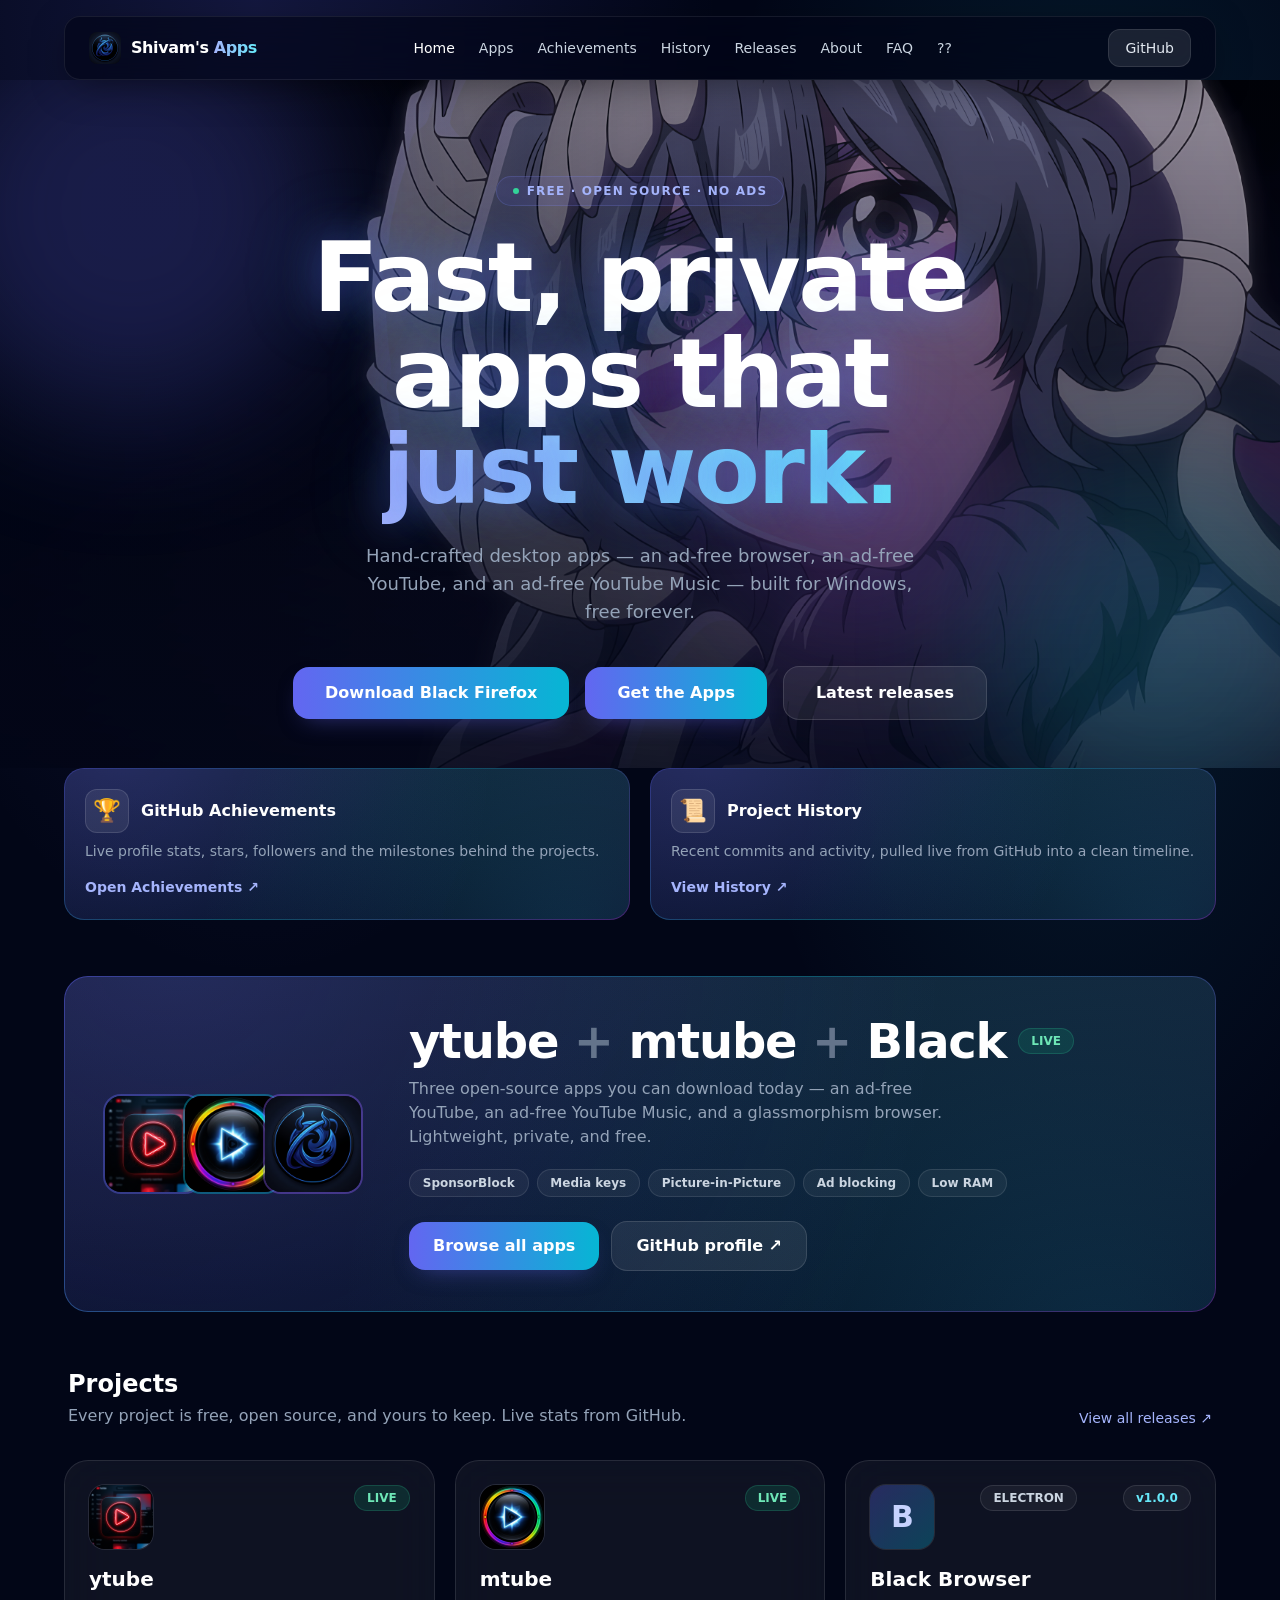
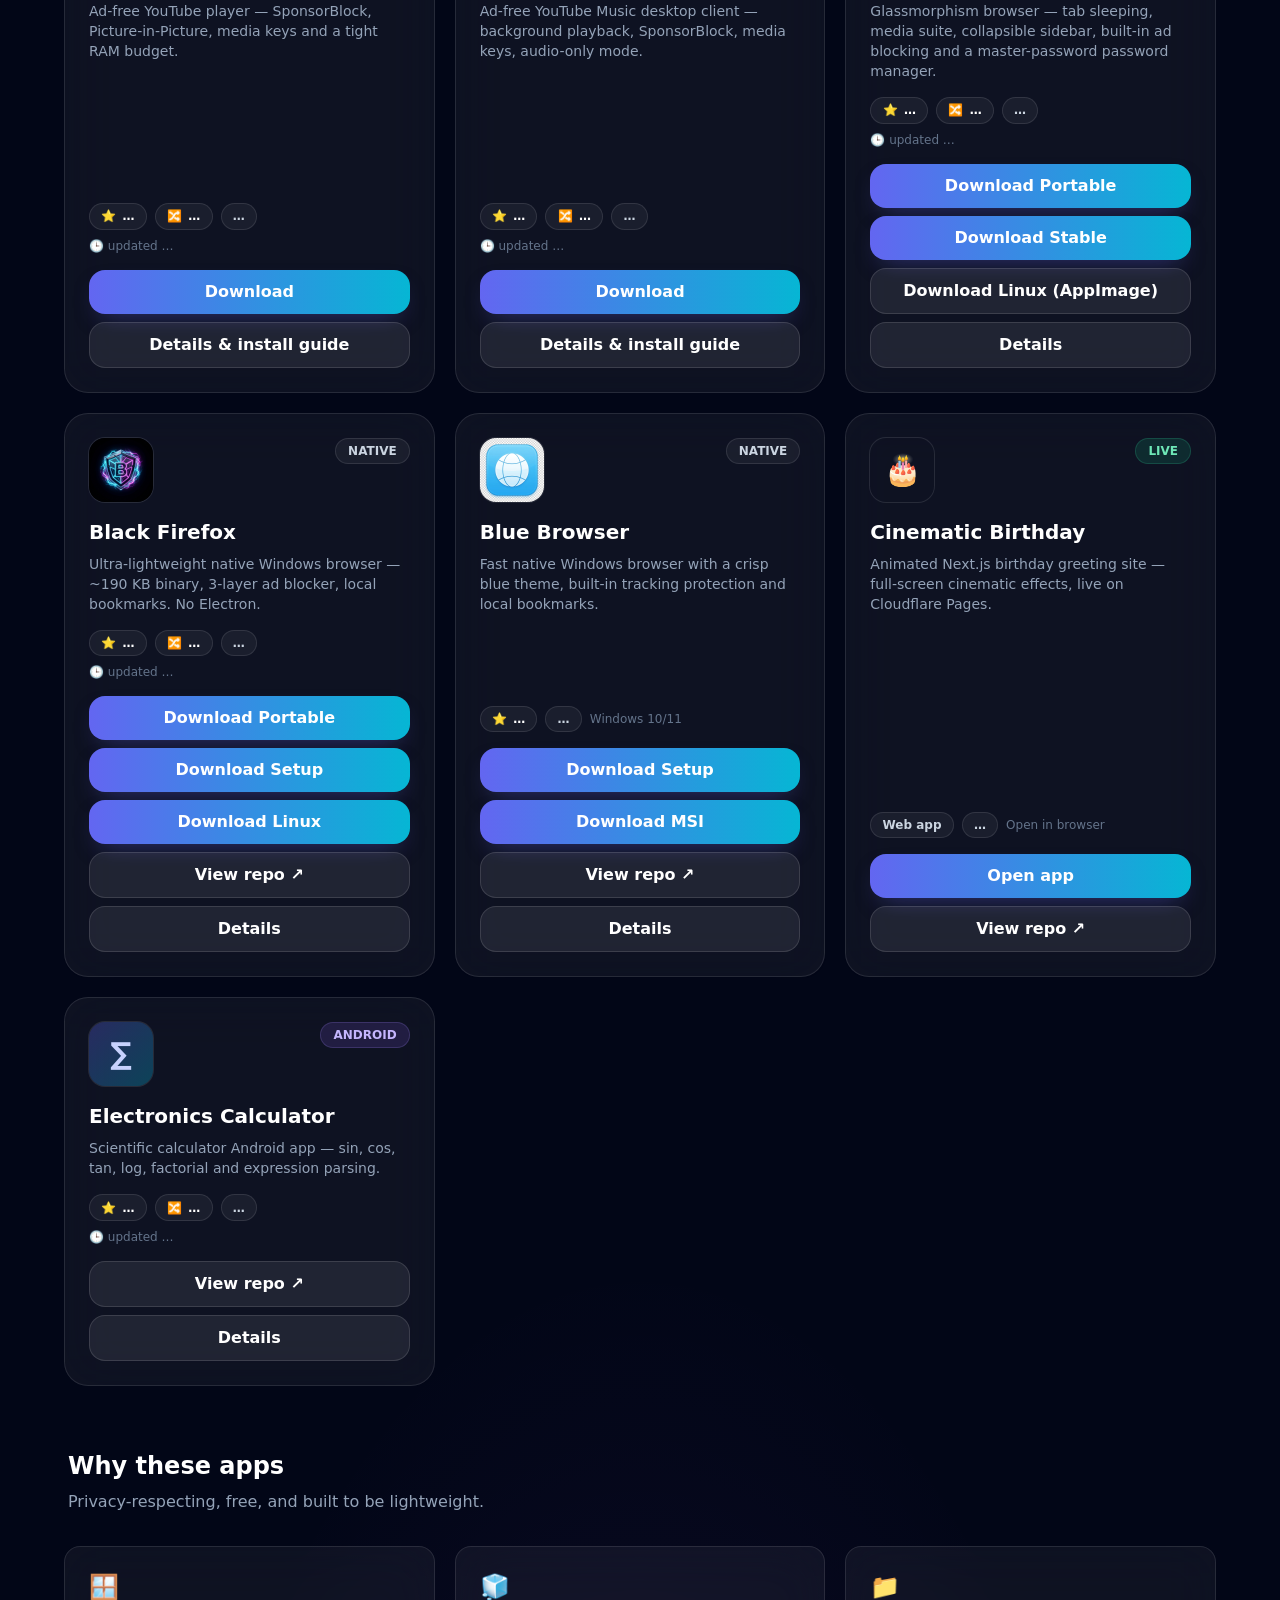
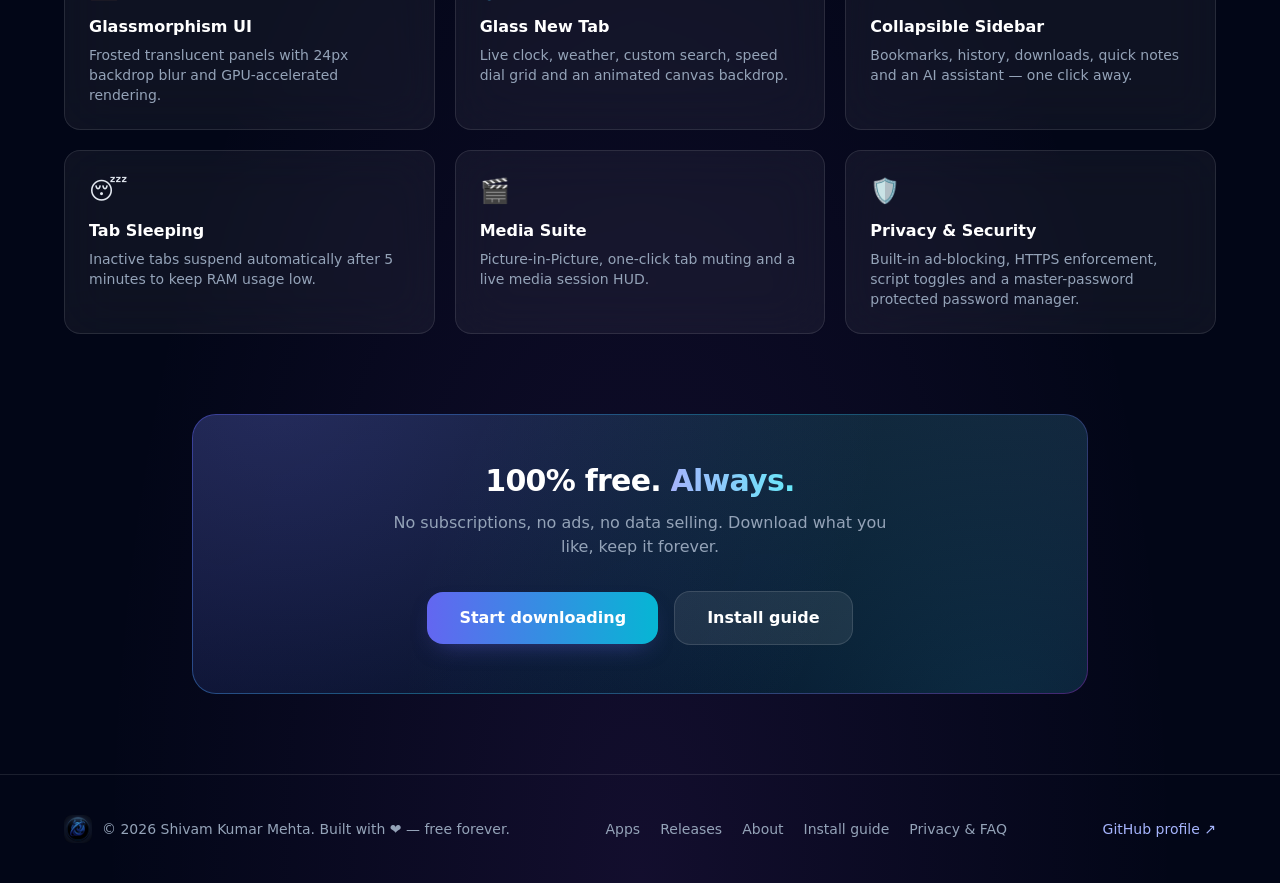
<file: index.html>
<!DOCTYPE html>
<html lang="en">
<head>
<meta charset="UTF-8">
<meta name="viewport" content="width=device-width, initial-scale=1.0">
<title>Shivam's Apps — Free Desktop Apps & Browser</title>
<meta name="description" content="Free, ad-free desktop apps by Shivam: Black browser, mtube (YouTube Music), ytube (YouTube), and more. No ads, no cost, open source.">
<meta http-equiv="Content-Security-Policy" content="default-src 'self'; script-src 'self' 'unsafe-inline' https://api.github.com https://us.i.posthog.com https://*.posthog.com; style-src 'self' 'unsafe-inline' https://fonts.googleapis.com; font-src https://fonts.gstatic.com; img-src 'self' data: https:; connect-src 'self' https://api.github.com https://us.i.posthog.com https://*.posthog.com; base-uri 'self'">
<link rel="stylesheet" href="assets/tailwind.css">
<link rel="icon" type="image/png" href="assets/black.png">
<link rel="preconnect" href="https://fonts.googleapis.com">
<link href="https://fonts.googleapis.com/css2?family=Inter:wght@400;500;600;700;800;900&display=swap" rel="stylesheet">
<script>
  !function(t,e){var o,n,p,r;e.__SV||(window.posthog=e,e._i=[],e.init=function(i,s,a){function g(t,e){var o=e.split(".");2==o.length&&(t=t[o[0]],e=o[1]),t[e]=function(){t.push([e].concat(Array.prototype.slice.call(arguments,0)))}}(p=t.createElement("script")).type="text/javascript",p.async=!0,p.src=s.api_host+"/static/array.js",(r=t.getElementsByTagName("script")[0]).parentNode.insertBefore(p,r);var u=e;for(void 0!==a?u=e[a]=[]:a="posthog",u.people=u.people||[],u.toString=function(t){var e="posthog";return"posthog"!==a&&(e+="."+a),t||(e+=" (stub)")},u.people.toString=function(){return u.toString(1)+".people (stub)"},o="capture identify alias people.set people.set_once set_config register register_once unregister opt_out_capturing has_opted_out_capturing opt_in_capturing reset".split(" "),n=0;n<o.length;n++)g(u,o[n]);e._i.push([i,s,a])},e.__SV=1)}(document,window.posthog||[]);
</script>
</head>
<body class="mesh-bg text-slate-200 min-h-screen antialiased">

<!-- NAV -->
<header class="sticky top-0 inset-x-0 z-50">
  <nav class="nav-glass mx-auto mt-4 max-w-6xl rounded-2xl px-4 sm:px-6 py-3 flex items-center justify-between">
    <a href="/" class="flex items-center gap-2.5">
      <img src="assets/black.png" alt="Logo" class="w-8 h-8 rounded-lg">
      <span class="font-bold text-white tracking-tight">Shivam's <span class="text-grad">Apps</span></span>
    </a>
    <nav class="hidden md:flex items-center gap-6 text-sm text-slate-300">
      <a href="/" class="text-white" aria-current="page">Home</a>
      <a href="/apps.html" class="hover:text-white transition">Apps</a>
      <a href="/achievements.html" class="hover:text-white transition">Achievements</a>
      <a href="/history.html" class="hover:text-white transition">History</a>
      <a href="/releases.html" class="hover:text-white transition">Releases</a>
      <a href="/about.html" class="hover:text-white transition">About</a>
      <a href="/privacy.html" class="hover:text-white transition">FAQ</a>
      <a href="/birthday.html" class="hover:text-white transition">??</a>
</nav>
    <a href="https://github.com/shivamkumarmehta64-sketch" target="_blank" rel="noopener"
       class="text-sm px-4 py-2 rounded-xl bg-white/10 hover:bg-white/20 border border-white/10 transition">GitHub</a>
  </nav>
</header>

<!-- HERO -->
<section class="relative overflow-hidden pt-24 pb-12 px-4 text-center">
  <div class="cine-hero" aria-hidden="true">
    <div class="cine-kb"></div>
    <div class="cine-shade"></div>
    <div class="cine-parts" id="cine-parts"></div>
  </div>
  <div class="blob blob-1" data-parallax="0.18"></div>
  <div class="blob blob-2" data-parallax="-0.12"></div>
  <div class="blob blob-3" data-parallax="0.3"></div>
  <div class="fade-up max-w-3xl mx-auto relative">
    <div class="inline-flex flex-wrap items-center justify-center gap-2 mb-6">
      <span class="inline-flex items-center gap-2 text-xs font-semibold uppercase tracking-widest text-indigo-300 bg-indigo-500/10 border border-indigo-400/20 rounded-full px-4 py-1.5">
        <span class="w-1.5 h-1.5 rounded-full bg-emerald-400 animate-pulse"></span> Free · Open Source · No ads
      </span>
    </div>
    <h1 class="cine-hero-title text-5xl sm:text-6xl md:text-8xl font-black text-white tracking-tight leading-tight">
      Fast, private apps that<br class="hidden sm:block"> <span class="text-grad">just work.</span>
    </h1>
    <p class="mt-6 text-lg text-slate-400 max-w-xl mx-auto">
      Hand-crafted desktop apps — an ad-free browser, an ad-free YouTube, and an ad-free YouTube Music — built for Windows, free forever.
    </p>
    <div class="mt-10 flex flex-col sm:flex-row items-center justify-center gap-4">
      <a href="https://github.com/shivamkumarmehta64-sketch/Black-Firefox/releases/download/v1.0.0/Black.Noir.Setup.1.0.0.exe" class="w-full sm:w-auto text-center px-8 py-3.5 btn-primary text-base">Download Black Firefox</a>
      <a href="/apps.html" class="w-full sm:w-auto text-center px-8 py-3.5 btn-primary text-base">Get the Apps</a>
      <a href="/releases.html" class="w-full sm:w-auto text-center px-8 py-3.5 btn-ghost text-base">Latest releases</a>
    </div>
  </div>
</section>

<!-- EXPLORE -->
<section id="gh-profile" class="px-4 pb-14">
  <div class="max-w-6xl mx-auto grid grid-cols-1 sm:grid-cols-2 gap-5">
    <a href="/achievements.html" class="achievement-card glow-card reveal">
      <div class="shimmer"></div>
      <div class="flex items-center gap-3">
        <div class="achievement-emoji">🏆</div>
        <h5 class="font-bold text-white">GitHub Achievements</h5>
      </div>
      <p class="mt-2 text-sm text-slate-400">Live profile stats, stars, followers and the milestones behind the projects.</p>
      <span class="mt-4 inline-block text-sm font-semibold text-indigo-300">Open Achievements ↗</span>
    </a>
    <a href="/history.html" class="achievement-card glow-card reveal">
      <div class="shimmer"></div>
      <div class="flex items-center gap-3">
        <div class="achievement-emoji">📜</div>
        <h5 class="font-bold text-white">Project History</h5>
      </div>
      <p class="mt-2 text-sm text-slate-400">Recent commits and activity, pulled live from GitHub into a clean timeline.</p>
      <span class="mt-4 inline-block text-sm font-semibold text-indigo-300">View History ↗</span>
    </a>
  </div>
</section>

<!-- FEATURED: THE APPS -->
<section id="featured" class="px-4 pb-14">
  <div data-repo="shivamkumarmehta64-sketch/ytube" class="glow-card grad-border max-w-6xl mx-auto rounded-3xl p-6 sm:p-10 reveal">
    <div class="flex flex-col lg:flex-row items-center gap-8 lg:gap-12">
      <div class="flex -space-x-4">
        <img src="assets/ytube.png" alt="ytube logo" class="w-20 h-20 sm:w-24 sm:h-24 rounded-2xl ring-2 ring-indigo-500/40">
        <img src="assets/mtube.png" alt="mtube logo" class="w-20 h-20 sm:w-24 sm:h-24 rounded-2xl ring-2 ring-cyan-500/40">
        <img src="assets/black.png" alt="Black logo" class="w-20 h-20 sm:w-24 sm:h-24 rounded-2xl ring-2 ring-violet-500/40">
      </div>
      <div class="flex-1 text-center lg:text-left">
        <div class="flex flex-col sm:flex-row items-center justify-center lg:justify-start gap-3">
          <h2 class="text-4xl sm:text-5xl font-black text-white tracking-tight">ytube <span class="text-slate-500">+</span> mtube <span class="text-slate-500">+</span> Black</h2>
          <span class="text-xs font-semibold px-3 py-1 rounded-full bg-emerald-500/15 text-emerald-300 border border-emerald-400/20">LIVE</span>
        </div>
        <p class="mt-3 text-slate-400 max-w-xl mx-auto lg:mx-0">
          Three open-source apps you can download today — an ad-free YouTube, an ad-free YouTube Music, and a glassmorphism browser. Lightweight, private, and free.
        </p>
        <div class="mt-5 flex flex-wrap items-center justify-center lg:justify-start gap-2 text-xs">
          <span class="chip">SponsorBlock</span>
          <span class="chip">Media keys</span>
          <span class="chip">Picture-in-Picture</span>
          <span class="chip">Ad blocking</span>
          <span class="chip">Low RAM</span>
        </div>
        <div class="mt-6 flex flex-col sm:flex-row items-center justify-center lg:justify-start gap-3">
          <a href="/apps.html" class="w-full sm:w-auto text-center px-6 py-3 btn-primary">Browse all apps</a>
          <a href="https://github.com/shivamkumarmehta64-sketch" target="_blank" rel="noopener" class="w-full sm:w-auto text-center px-6 py-3 btn-ghost">GitHub profile ↗</a>
        </div>
      </div>
    </div>
  </div>
</section>

<!-- PROJECT GRID -->
<section id="apps" class="px-4 pb-16">
  <div class="max-w-6xl mx-auto mb-8 flex flex-wrap items-end justify-between gap-4 px-1">
    <div>
      <h3 class="text-2xl font-bold text-white">Projects</h3>
      <p class="text-slate-400 mt-1">Every project is free, open source, and yours to keep. Live stats from GitHub.</p>
    </div>
    <a href="/releases.html" class="text-sm text-indigo-300 hover:text-indigo-200 transition">View all releases ↗</a>
  </div>
  <div class="max-w-6xl mx-auto grid grid-cols-1 sm:grid-cols-2 lg:grid-cols-3 gap-5">

    <!-- ytube -->
    <article data-repo="shivamkumarmehta64-sketch/ytube" class="glass rounded-3xl p-6 card-hover flex flex-col reveal">
      <div class="flex items-start justify-between">
        <img src="assets/ytube.png" alt="ytube logo" class="w-16 h-16 rounded-2xl ring-1 ring-white/10">
        <span class="text-xs font-semibold px-3 py-1 rounded-full bg-emerald-500/15 text-emerald-300 border border-emerald-400/20">LIVE</span>
      </div>
      <h4 class="mt-4 text-xl font-bold text-white">ytube</h4>
      <p class="mt-2 text-sm text-slate-400 flex-1">Ad-free YouTube player — SponsorBlock, Picture-in-Picture, media keys and a tight RAM budget.</p>
      <div class="mt-4 flex flex-wrap items-center gap-2 text-xs">
        <span class="stat-chip">⭐ <span data-stat="stars" class="k">…</span></span>
        <span class="stat-chip">🔀 <span data-stat="forks" class="k">…</span></span>
        <span class="stat-chip"><span data-stat="lang">…</span></span>
      </div>
      <div class="mt-2 text-xs text-slate-500">🕒 updated <span data-stat="updated">…</span></div>
      <div class="mt-4 flex flex-col gap-2">
        <a data-download="shivamkumarmehta64-sketch/ytube" data-exts=".zip,.exe" href="https://github.com/shivamkumarmehta64-sketch/ytube/releases" target="_blank" rel="noopener" class="w-full text-center px-5 py-2.5 btn-primary">Download</a>
        <a href="/app/ytube.html" class="w-full text-center px-5 py-2.5 btn-ghost">Details & install guide</a>
      </div>
    </article>

    <!-- mtube -->
    <article data-repo="shivamkumarmehta64-sketch/mtube" class="glass rounded-3xl p-6 card-hover flex flex-col reveal">
      <div class="flex items-start justify-between">
        <img src="assets/mtube.png" alt="mtube logo" class="w-16 h-16 rounded-2xl ring-1 ring-white/10">
        <span class="text-xs font-semibold px-3 py-1 rounded-full bg-emerald-500/15 text-emerald-300 border border-emerald-400/20">LIVE</span>
      </div>
      <h4 class="mt-4 text-xl font-bold text-white">mtube</h4>
      <p class="mt-2 text-sm text-slate-400 flex-1">Ad-free YouTube Music desktop client — background playback, SponsorBlock, media keys, audio-only mode.</p>
      <div class="mt-4 flex flex-wrap items-center gap-2 text-xs">
        <span class="stat-chip">⭐ <span data-stat="stars" class="k">…</span></span>
        <span class="stat-chip">🔀 <span data-stat="forks" class="k">…</span></span>
        <span class="stat-chip"><span data-stat="lang">…</span></span>
      </div>
      <div class="mt-2 text-xs text-slate-500">🕒 updated <span data-stat="updated">…</span></div>
      <div class="mt-4 flex flex-col gap-2">
        <a data-download="shivamkumarmehta64-sketch/mtube" data-exts=".zip,.exe" href="https://github.com/shivamkumarmehta64-sketch/mtube/releases" target="_blank" rel="noopener" class="w-full text-center px-5 py-2.5 btn-primary">Download</a>
        <a href="/app/mtube.html" class="w-full text-center px-5 py-2.5 btn-ghost">Details & install guide</a>
      </div>
    </article>

    <!-- Black (Electron) -->
    <article data-repo="shivamkumarmehta64-sketch/Black" class="glass rounded-3xl p-6 card-hover flex flex-col reveal">
      <div class="flex items-start justify-between">
        <div class="w-16 h-16 rounded-2xl bg-gradient-to-br from-indigo-500/30 to-cyan-500/30 ring-1 ring-white/10 flex items-center justify-center text-3xl font-extrabold text-indigo-200">B</div>
        <span class="text-xs font-semibold px-3 py-1 rounded-full bg-white/5 text-slate-300 border border-white/10">ELECTRON</span>
        <span class="text-xs font-semibold px-3 py-1 rounded-full bg-white/5 text-cyan-300 border border-white/10">v1.0.0</span>
      </div>
      <h4 class="mt-4 text-xl font-bold text-white">Black Browser</h4>
      <p class="mt-2 text-sm text-slate-400 flex-1">Glassmorphism browser — tab sleeping, media suite, collapsible sidebar, built-in ad blocking and a master-password password manager.</p>
      <div class="mt-4 flex flex-wrap items-center gap-2 text-xs">
        <span class="stat-chip">⭐ <span data-stat="stars" class="k">…</span></span>
        <span class="stat-chip">🔀 <span data-stat="forks" class="k">…</span></span>
        <span class="stat-chip"><span data-stat="lang">…</span></span>
      </div>
      <div class="mt-2 text-xs text-slate-500">🕒 updated <span data-stat="updated">…</span></div>
      <div class="mt-4 flex flex-col gap-2">
        <a href="https://github.com/shivamkumarmehta64-sketch/Black/releases/download/v1.0.0/Black.Portable.1.0.0.exe" class="w-full text-center px-5 py-2.5 btn-primary">Download Portable</a>
        <a href="https://github.com/shivamkumarmehta64-sketch/Black/releases/download/v1.0.0/Black_Browser_Release.zip" class="w-full text-center px-5 py-2.5 btn-primary">Download Stable</a>
        <a href="https://github.com/shivamkumarmehta64-sketch/Black/releases/download/v1.0.0/Black-1.0.0-x86_64.AppImage" class="w-full text-center px-5 py-2.5 btn-ghost">Download Linux (AppImage)</a>
        <a href="/app/black.html" class="w-full text-center px-5 py-2.5 btn-ghost">Details</a>
      </div>
    </article>

    <!-- Black Firefox -->
    <article data-repo="shivamkumarmehta64-sketch/Black-Firefox" class="glass rounded-3xl p-6 card-hover flex flex-col reveal">
      <div class="flex items-start justify-between">
        <img src="assets/black-browser.png" alt="Black Firefox logo" class="w-16 h-16 rounded-2xl ring-1 ring-white/10">
        <span class="text-xs font-semibold px-3 py-1 rounded-full bg-white/5 text-slate-300 border border-white/10">NATIVE</span>
      </div>
      <h4 class="mt-4 text-xl font-bold text-white">Black Firefox</h4>
      <p class="mt-2 text-sm text-slate-400 flex-1">Ultra-lightweight native Windows browser — ~190 KB binary, 3-layer ad blocker, local bookmarks. No Electron.</p>
      <div class="mt-4 flex flex-wrap items-center gap-2 text-xs">
        <span class="stat-chip">⭐ <span data-stat="stars" class="k">…</span></span>
        <span class="stat-chip">🔀 <span data-stat="forks" class="k">…</span></span>
        <span class="stat-chip"><span data-stat="lang">…</span></span>
      </div>
      <div class="mt-2 text-xs text-slate-500">🕒 updated <span data-stat="updated">…</span></div>
      <div class="mt-4 flex flex-col gap-2">
        <a href="https://github.com/shivamkumarmehta64-sketch/Black-Firefox/releases/download/v0.1.1-portable/Black.Noir-1.0.0-portable.exe" class="w-full text-center px-5 py-2.5 btn-primary">Download Portable</a>
        <a href="https://github.com/shivamkumarmehta64-sketch/Black-Firefox/releases/download/v1.0.0/Black.Noir.Setup.1.0.0.exe" class="w-full text-center px-5 py-2.5 btn-primary">Download Setup</a>
        <a href="https://github.com/shivamkumarmehta64-sketch/Black-Firefox/releases/download/v1.0.0/Black-Noir-linux.tar.gz" class="w-full text-center px-5 py-2.5 btn-primary">Download Linux</a>
        <a href="https://github.com/shivamkumarmehta64-sketch/Black-Firefox" target="_blank" rel="noopener" class="w-full text-center px-5 py-2.5 btn-ghost">View repo ↗</a>
        <a href="/app/black-browser.html" class="w-full text-center px-5 py-2.5 btn-ghost">Details</a>
      </div>
    </article>

    <!-- Blue Browser -->
    <article data-repo="shivamkumarmehta64-sketch/Blue-Browser-Tauri" class="glass rounded-3xl p-6 card-hover flex flex-col reveal">
      <div class="flex items-start justify-between">
        <div class="w-16 h-16 rounded-2xl ring-1 ring-white/10 overflow-hidden">
        <img src="assets/blue.jpg" alt="Blue Browser icon" class="w-full h-full object-cover">
      </div>
        <span class="text-xs font-semibold px-3 py-1 rounded-full bg-white/5 text-slate-300 border border-white/10">NATIVE</span>
      </div>
      <h4 class="mt-4 text-xl font-bold text-white">Blue Browser</h4>
      <p class="mt-2 text-sm text-slate-400 flex-1">Fast native Windows browser with a crisp blue theme, built-in tracking protection and local bookmarks.</p>
      <div class="mt-4 flex flex-wrap items-center gap-2 text-xs">
        <span class="stat-chip">⭐ <span data-stat="stars" class="k">…</span></span>
        <span class="stat-chip"><span data-stat="lang">…</span></span>
        <span class="text-slate-500">Windows 10/11</span>
      </div>
      <div class="mt-4 flex flex-col gap-2">
        <a href="https://github.com/shivamkumarmehta64-sketch/Blue-Browser-Tauri/releases/download/v0.1.0/Blue.Browser_0.1.0_x64-setup.exe" class="w-full text-center px-5 py-2.5 btn-primary">Download Setup</a>
        <a href="https://github.com/shivamkumarmehta64-sketch/Blue-Browser-Tauri/releases/download/v0.1.0/Blue.Browser_0.1.0_x64_en-US.msi" class="w-full text-center px-5 py-2.5 btn-primary">Download MSI</a>
        <a href="https://github.com/shivamkumarmehta64-sketch/Blue-Browser-Tauri" target="_blank" rel="noopener" class="w-full text-center px-5 py-2.5 btn-ghost">View repo ↗</a>
        <a href="/app/blue-browser.html" class="w-full text-center px-5 py-2.5 btn-ghost">Details</a>
      </div>
    </article>

    <!-- Cinematic Birthday -->
    <article data-repo="shivamkumarmehta64-sketch/cinematic-birthday" class="glass rounded-3xl p-6 card-hover flex flex-col reveal">
      <div class="flex items-start justify-between">
        <div class="w-16 h-16 rounded-2xl bg-gradient-to-br from-pink-500/30 to-orange-500/30 ring-1 ring-white/10 flex items-center justify-center text-3xl">🎂</div>
        <span class="text-xs font-semibold px-3 py-1 rounded-full bg-emerald-500/15 text-emerald-300 border border-emerald-400/20">LIVE</span>
      </div>
      <h4 class="mt-4 text-xl font-bold text-white">Cinematic Birthday</h4>
      <p class="mt-2 text-sm text-slate-400 flex-1">Animated Next.js birthday greeting site — full-screen cinematic effects, live on Cloudflare Pages.</p>
      <div class="mt-4 flex flex-wrap items-center gap-2 text-xs">
        <span class="stat-chip">Web app</span>
        <span class="stat-chip"><span data-stat="lang">…</span></span>
        <span class="text-slate-500">Open in browser</span>
      </div>
      <div class="mt-4 flex flex-col gap-2">
        <a href="https://cinematic-birthday-3ou.pages.dev" target="_blank" rel="noopener" class="w-full text-center px-5 py-2.5 btn-primary">Open app</a>
        <a href="https://github.com/shivamkumarmehta64-sketch/cinematic-birthday" target="_blank" rel="noopener" class="w-full text-center px-5 py-2.5 btn-ghost">View repo ↗</a>
      </div>
    </article>

    <!-- Electronics Calculator -->
    <article data-repo="shivamkumarmehta64-sketch/Electronics_Calculator" class="glass rounded-3xl p-6 card-hover flex flex-col reveal">
      <div class="flex items-start justify-between">
        <div class="w-16 h-16 rounded-2xl bg-gradient-to-br from-indigo-500/30 to-cyan-500/30 ring-1 ring-white/10 flex items-center justify-center text-3xl font-extrabold text-indigo-200">∑</div>
        <span class="text-xs font-semibold px-3 py-1 rounded-full bg-violet-500/15 text-violet-300 border border-violet-400/20">ANDROID</span>
      </div>
      <h4 class="mt-4 text-xl font-bold text-white">Electronics Calculator</h4>
      <p class="mt-2 text-sm text-slate-400 flex-1">Scientific calculator Android app — sin, cos, tan, log, factorial and expression parsing.</p>
      <div class="mt-4 flex flex-wrap items-center gap-2 text-xs">
        <span class="stat-chip">⭐ <span data-stat="stars" class="k">…</span></span>
        <span class="stat-chip">🔀 <span data-stat="forks" class="k">…</span></span>
        <span class="stat-chip"><span data-stat="lang">…</span></span>
      </div>
      <div class="mt-2 text-xs text-slate-500">🕒 updated <span data-stat="updated">…</span></div>
      <div class="mt-4 flex flex-col gap-2">
        <a href="https://github.com/shivamkumarmehta64-sketch/Electronics_Calculator" target="_blank" rel="noopener" class="w-full text-center px-5 py-2.5 btn-ghost">View repo ↗</a>
        <a href="/app/calculator.html" class="w-full text-center px-5 py-2.5 btn-ghost">Details</a>
      </div>
    </article>

  </div>
</section>

<!-- WHY -->
<section id="why" class="px-4 pb-20">
  <h3 class="max-w-6xl mx-auto text-2xl font-bold text-white mb-2 px-1">Why these apps</h3>
  <p class="max-w-6xl mx-auto text-slate-400 mb-8 px-1">Privacy-respecting, free, and built to be lightweight.</p>
  <div class="max-w-6xl mx-auto grid grid-cols-1 sm:grid-cols-2 lg:grid-cols-3 gap-5">
    <div class="glass rounded-2xl p-6 card-hover reveal">
      <div class="text-2xl mb-3">🪟</div>
      <h5 class="font-semibold text-white">Glassmorphism UI</h5>
      <p class="mt-1.5 text-sm text-slate-400">Frosted translucent panels with 24px backdrop blur and GPU-accelerated rendering.</p>
    </div>
    <div class="glass rounded-2xl p-6 card-hover reveal">
      <div class="text-2xl mb-3">🧊</div>
      <h5 class="font-semibold text-white">Glass New Tab</h5>
      <p class="mt-1.5 text-sm text-slate-400">Live clock, weather, custom search, speed dial grid and an animated canvas backdrop.</p>
    </div>
    <div class="glass rounded-2xl p-6 card-hover reveal">
      <div class="text-2xl mb-3">📁</div>
      <h5 class="font-semibold text-white">Collapsible Sidebar</h5>
      <p class="mt-1.5 text-sm text-slate-400">Bookmarks, history, downloads, quick notes and an AI assistant — one click away.</p>
    </div>
    <div class="glass rounded-2xl p-6 card-hover reveal">
      <div class="text-2xl mb-3">😴</div>
      <h5 class="font-semibold text-white">Tab Sleeping</h5>
      <p class="mt-1.5 text-sm text-slate-400">Inactive tabs suspend automatically after 5 minutes to keep RAM usage low.</p>
    </div>
    <div class="glass rounded-2xl p-6 card-hover reveal">
      <div class="text-2xl mb-3">🎬</div>
      <h5 class="font-semibold text-white">Media Suite</h5>
      <p class="mt-1.5 text-sm text-slate-400">Picture-in-Picture, one-click tab muting and a live media session HUD.</p>
    </div>
    <div class="glass rounded-2xl p-6 card-hover reveal">
      <div class="text-2xl mb-3">🛡️</div>
      <h5 class="font-semibold text-white">Privacy & Security</h5>
      <p class="mt-1.5 text-sm text-slate-400">Built-in ad-blocking, HTTPS enforcement, script toggles and a master-password protected password manager.</p>
    </div>
  </div>
</section>

<!-- CTA -->
<section class="px-4 pb-20">
  <div class="glow-card grad-border max-w-4xl mx-auto rounded-3xl p-8 sm:p-12 text-center reveal">
    <h3 class="text-3xl font-extrabold text-white tracking-tight">100% free. <span class="text-grad">Always.</span></h3>
    <p class="mt-3 text-slate-400 max-w-lg mx-auto">No subscriptions, no ads, no data selling. Download what you like, keep it forever.</p>
    <div class="mt-8 flex flex-col sm:flex-row items-center justify-center gap-4">
      <a href="/apps.html" class="px-8 py-3.5 btn-primary text-base">Start downloading</a>
      <a href="/download.html" class="px-8 py-3.5 btn-ghost text-base">Install guide</a>
    </div>
  </div>
</section>

<!-- FOOTER -->
<footer class="border-t border-white/10 px-4 py-10">
  <div class="max-w-6xl mx-auto flex flex-col sm:flex-row items-center justify-between gap-6">
    <div class="flex items-center gap-2.5">
      <img src="assets/black.png" alt="Logo" class="w-7 h-7 rounded-lg">
      <span class="text-sm text-slate-400">© 2026 Shivam Kumar Mehta. Built with ❤️ — free forever.</span>
    </div>
    <div class="flex flex-wrap items-center justify-center gap-x-5 gap-y-2 text-sm">
      <a href="/apps.html" class="text-slate-400 hover:text-white transition">Apps</a>
      <a href="/releases.html" class="text-slate-400 hover:text-white transition">Releases</a>
      <a href="/about.html" class="text-slate-400 hover:text-white transition">About</a>
      <a href="/download.html" class="text-slate-400 hover:text-white transition">Install guide</a>
      <a href="/privacy.html" class="text-slate-400 hover:text-white transition">Privacy & FAQ</a>
    </div>
    <a href="https://github.com/shivamkumarmehta64-sketch" target="_blank" rel="noopener" class="text-sm text-indigo-300 hover:text-indigo-200 transition">GitHub profile ↗</a>
  </div>
</footer>

<script src="assets/app.js"></script>
<script>
(function () {
  var box = document.getElementById('cine-parts');
  if (!box) return;
  var count = window.innerWidth < 600 ? 18 : 32;
  for (var i = 0; i < count; i++) {
    var p = document.createElement('div');
    p.className = 'cine-particle';
    var s = Math.random() * 4 + 2;
    p.style.width = s + 'px';
    p.style.height = s + 'px';
    p.style.left = (Math.random() * 100) + '%';
    p.style.animationDuration = (Math.random() * 9 + 6) + 's';
    p.style.animationDelay = (Math.random() * 9) + 's';
    box.appendChild(p);
  }
})();
</script>
</body>

</html>
</file>
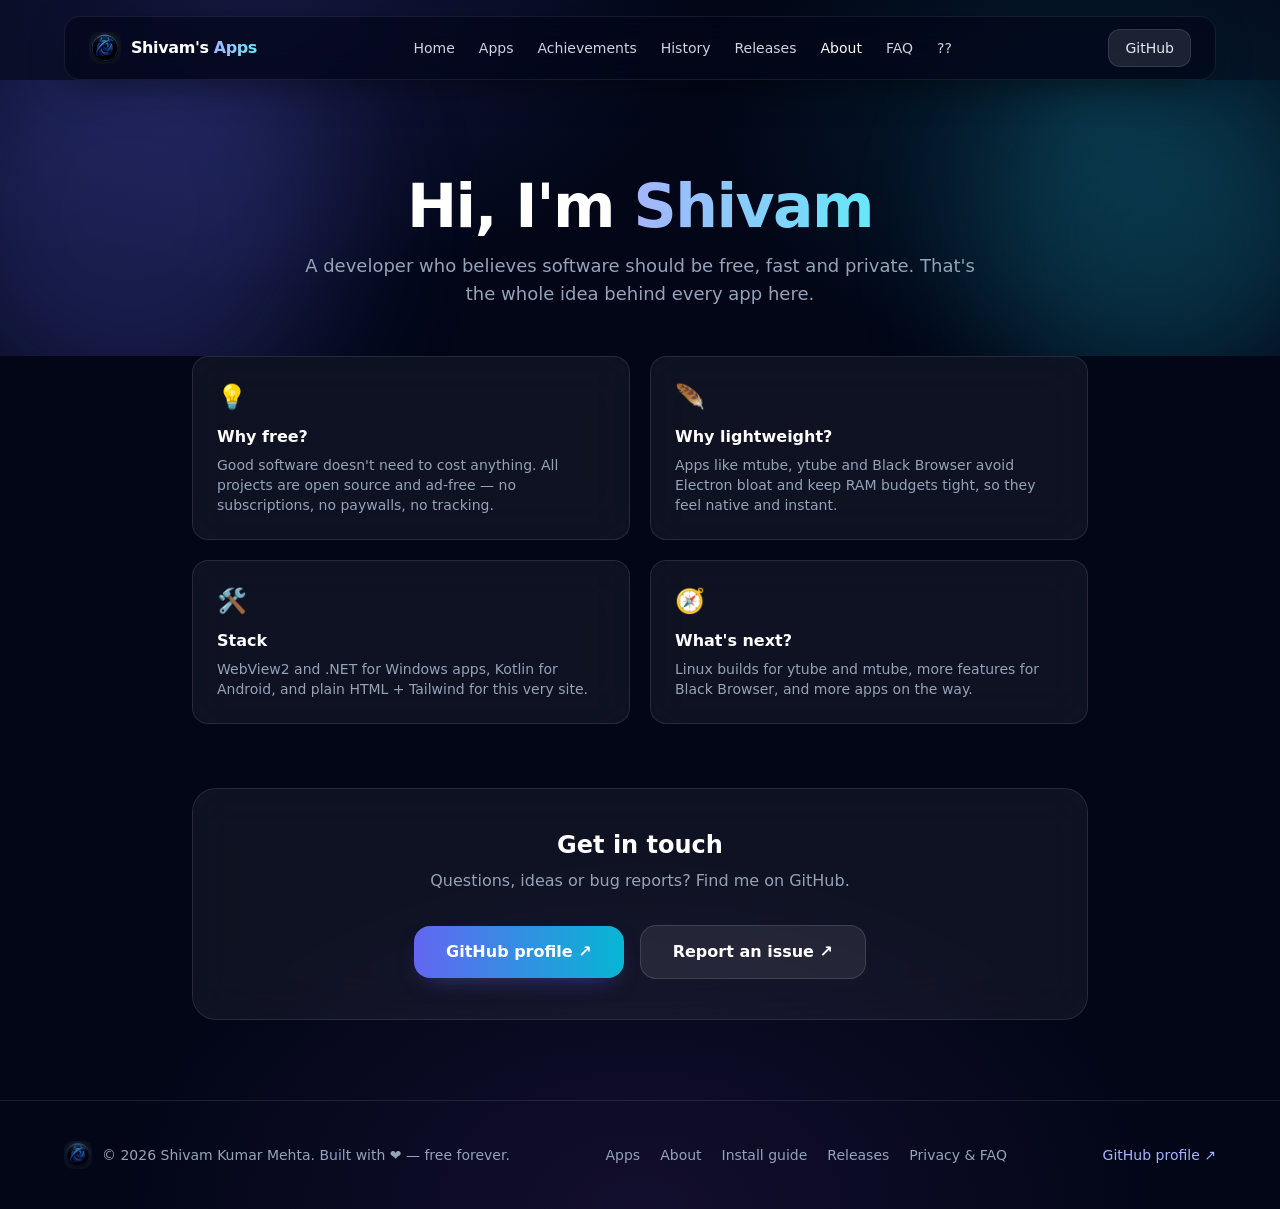
<file: about.html>
<!DOCTYPE html>
<html lang="en">
<head>
<meta charset="UTF-8">
<meta name="viewport" content="width=device-width, initial-scale=1.0">
<title>About — Shivam's Apps</title>
<meta name="description" content="About Shivam Kumar Mehta, the developer behind ytube, mtube, Black Browser and more. Free, open-source apps built for Windows and Android.">
<meta http-equiv="Content-Security-Policy" content="default-src 'self'; script-src 'self' 'unsafe-inline' https://api.github.com https://us.i.posthog.com https://*.posthog.com; style-src 'self' 'unsafe-inline' https://fonts.googleapis.com; font-src https://fonts.gstatic.com; img-src 'self' data: https:; connect-src 'self' https://api.github.com https://us.i.posthog.com https://*.posthog.com; base-uri 'self'">
<link rel="stylesheet" href="assets/tailwind.css">
<link rel="icon" type="image/png" href="assets/black.png">
<link rel="preconnect" href="https://fonts.googleapis.com">
<link href="https://fonts.googleapis.com/css2?family=Inter:wght@400;500;600;700;800;900&display=swap" rel="stylesheet">
<script>
  !function(t,e){var o,n,p,r;e.__SV||(window.posthog=e,e._i=[],e.init=function(i,s,a){function g(t,e){var o=e.split(".");2==o.length&&(t=t[o[0]],e=o[1]),t[e]=function(){t.push([e].concat(Array.prototype.slice.call(arguments,0)))}}(p=t.createElement("script")).type="text/javascript",p.async=!0,p.src=s.api_host+"/static/array.js",(r=t.getElementsByTagName("script")[0]).parentNode.insertBefore(p,r);var u=e;for(void 0!==a?u=e[a]=[]:a="posthog",u.people=u.people||[],u.toString=function(t){var e="posthog";return"posthog"!==a&&(e+="."+a),t||(e+=" (stub)")},u.people.toString=function(){return u.toString(1)+".people (stub)"},o="capture identify alias people.set people.set_once set_config register register_once unregister opt_out_capturing has_opted_out_capturing opt_in_capturing reset".split(" "),n=0;n<o.length;n++)g(u,o[n]);e._i.push([i,s,a])},e.__SV=1)}(document,window.posthog||[]);
</script>
</head>
<body class="mesh-bg text-slate-200 min-h-screen antialiased">

<!-- NAV -->
<header class="sticky top-0 inset-x-0 z-50">
  <nav class="nav-glass mx-auto mt-4 max-w-6xl rounded-2xl px-4 sm:px-6 py-3 flex items-center justify-between">
    <a href="/" class="flex items-center gap-2.5">
      <img src="assets/black.png" alt="Logo" class="w-8 h-8 rounded-lg">
      <span class="font-bold text-white tracking-tight">Shivam's <span class="text-grad">Apps</span></span>
    </a>
    <nav class="hidden md:flex items-center gap-6 text-sm text-slate-300">
      <a href="/" class="hover:text-white transition">Home</a>
      <a href="/apps.html" class="hover:text-white transition">Apps</a>
      <a href="/achievements.html" class="hover:text-white transition">Achievements</a>
      <a href="/history.html" class="hover:text-white transition">History</a>
      <a href="/releases.html" class="hover:text-white transition">Releases</a>
      <a href="/about.html" class="text-white" aria-current="page">About</a>
      <a href="/privacy.html" class="hover:text-white transition">FAQ</a>
      <a href="/birthday.html" class="hover:text-white transition">??</a>
</nav>
    <a href="https://github.com/shivamkumarmehta64-sketch" target="_blank" rel="noopener"
       class="text-sm px-4 py-2 rounded-xl bg-white/10 hover:bg-white/20 border border-white/10 transition">GitHub</a>
  </nav>
</header>

<!-- HERO -->
<section class="relative overflow-hidden pt-24 pb-12 px-4 text-center">
  <div class="blob blob-1" data-parallax="0.18"></div>
  <div class="blob blob-2" data-parallax="-0.12"></div>
  <div class="fade-up max-w-3xl mx-auto relative">
    <h1 class="text-5xl sm:text-6xl font-black text-white tracking-tight">Hi, I'm <span class="text-grad">Shivam</span></h1>
    <p class="mt-4 text-lg text-slate-400 max-w-2xl mx-auto">
      A developer who believes software should be free, fast and private. That's the whole idea behind every app here.
    </p>
  </div>
</section>

<!-- STORY -->
<section class="px-4 pb-16">
  <div class="max-w-4xl mx-auto grid grid-cols-1 sm:grid-cols-2 gap-5">
    <div class="glass rounded-2xl p-6 card-hover reveal">
      <div class="text-2xl mb-3">💡</div>
      <h5 class="font-semibold text-white">Why free?</h5>
      <p class="mt-1.5 text-sm text-slate-400">Good software doesn't need to cost anything. All projects are open source and ad-free — no subscriptions, no paywalls, no tracking.</p>
    </div>
    <div class="glass rounded-2xl p-6 card-hover reveal">
      <div class="text-2xl mb-3">🪶</div>
      <h5 class="font-semibold text-white">Why lightweight?</h5>
      <p class="mt-1.5 text-sm text-slate-400">Apps like mtube, ytube and Black Browser avoid Electron bloat and keep RAM budgets tight, so they feel native and instant.</p>
    </div>
    <div class="glass rounded-2xl p-6 card-hover reveal">
      <div class="text-2xl mb-3">🛠️</div>
      <h5 class="font-semibold text-white">Stack</h5>
      <p class="mt-1.5 text-sm text-slate-400">WebView2 and .NET for Windows apps, Kotlin for Android, and plain HTML + Tailwind for this very site.</p>
    </div>
    <div class="glass rounded-2xl p-6 card-hover reveal">
      <div class="text-2xl mb-3">🧭</div>
      <h5 class="font-semibold text-white">What's next?</h5>
      <p class="mt-1.5 text-sm text-slate-400">Linux builds for ytube and mtube, more features for Black Browser, and more apps on the way.</p>
    </div>
  </div>
</section>

<!-- CONTACT -->
<section class="px-4 pb-20">
  <div class="glass max-w-4xl mx-auto rounded-3xl p-8 sm:p-10 text-center">
    <h3 class="text-2xl font-bold text-white">Get in touch</h3>
    <p class="mt-2 text-slate-400">Questions, ideas or bug reports? Find me on GitHub.</p>
    <div class="mt-8 flex flex-col sm:flex-row items-center justify-center gap-4">
      <a href="https://github.com/shivamkumarmehta64-sketch" target="_blank" rel="noopener" class="px-8 py-3.5 btn-primary text-base">GitHub profile ↗</a>
      <a href="https://github.com/shivamkumarmehta64-sketch/black-browser-website/issues" target="_blank" rel="noopener" class="px-8 py-3.5 btn-ghost text-base">Report an issue ↗</a>
    </div>
  </div>
</section>

<!-- FOOTER -->
<footer class="border-t border-white/10 px-4 py-10">
  <div class="max-w-6xl mx-auto flex flex-col sm:flex-row items-center justify-between gap-6">
    <div class="flex items-center gap-2.5">
      <img src="assets/black.png" alt="Logo" class="w-7 h-7 rounded-lg">
      <span class="text-sm text-slate-400">© 2026 Shivam Kumar Mehta. Built with ❤️ — free forever.</span>
    </div>
    <div class="flex flex-wrap items-center justify-center gap-x-5 gap-y-2 text-sm">
      <a href="/apps.html" class="text-slate-400 hover:text-white transition">Apps</a>
      <a href="/about.html" class="text-slate-400 hover:text-white transition">About</a>
      <a href="/download.html" class="text-slate-400 hover:text-white transition">Install guide</a>
      <a href="/releases.html" class="text-slate-400 hover:text-white transition">Releases</a>
      <a href="/privacy.html" class="text-slate-400 hover:text-white transition">Privacy & FAQ</a>
    </div>
    <a href="https://github.com/shivamkumarmehta64-sketch" target="_blank" rel="noopener" class="text-sm text-indigo-300 hover:text-indigo-200 transition">GitHub profile ↗</a>
  </div>
</footer>

<script src="assets/app.js"></script>
</body>
</html>
</file>
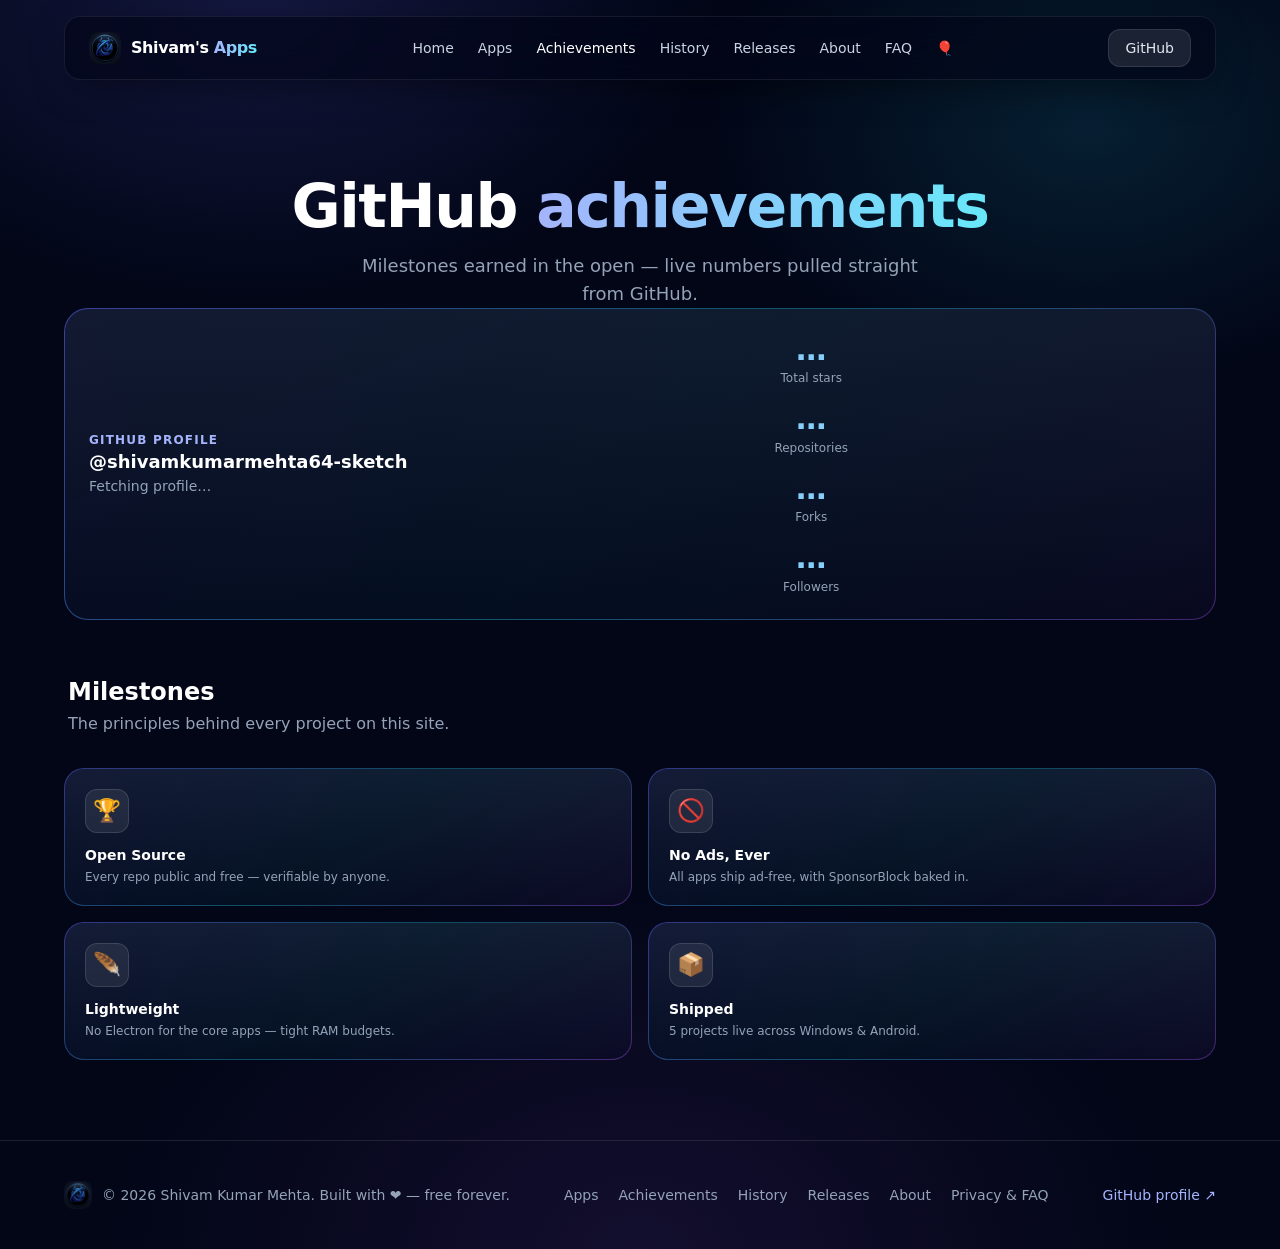
<file: achievements.html>
<!DOCTYPE html>
<html lang="en">
<head>
<meta charset="UTF-8">
<meta name="viewport" content="width=device-width, initial-scale=1.0">
<title>Achievements — Shivam's Apps</title>
<meta name="description" content="GitHub achievements and milestones for Shivam's open-source apps: ytube, mtube, Black Browser, Electronics Calculator.">
<meta http-equiv="Content-Security-Policy" content="default-src 'self'; script-src 'self' 'unsafe-inline' https://api.github.com https://us.i.posthog.com https://*.posthog.com; style-src 'self' 'unsafe-inline' https://fonts.googleapis.com; font-src https://fonts.gstatic.com; img-src 'self' data: https:; connect-src 'self' https://api.github.com https://us.i.posthog.com https://*.posthog.com; base-uri 'self'">
<link rel="stylesheet" href="assets/tailwind.css">
<link rel="icon" type="image/png" href="assets/black.png">
<link rel="preconnect" href="https://fonts.googleapis.com">
<link href="https://fonts.googleapis.com/css2?family=Inter:wght@400;500;600;700;800;900&display=swap" rel="stylesheet">
<script>
  !function(t,e){var o,n,p,r;e.__SV||(window.posthog=e,e._i=[],e.init=function(i,s,a){function g(t,e){var o=e.split(".");2==o.length&&(t=t[o[0]],e=o[1]),t[e]=function(){t.push([e].concat(Array.prototype.slice.call(arguments,0)))}}(p=t.createElement("script")).type="text/javascript",p.async=!0,p.src=s.api_host+"/static/array.js",(r=t.getElementsByTagName("script")[0]).parentNode.insertBefore(p,r);var u=e;for(void 0!==a?u=e[a]=[]:a="posthog",u.people=u.people||[],u.toString=function(t){var e="posthog";return"posthog"!==a&&(e+="."+a),t||(e+=" (stub)")},u.people.toString=function(){return u.toString(1)+".people (stub)"},o="capture identify alias people.set people.set_once set_config register register_once unregister opt_out_capturing has_opted_out_capturing opt_in_capturing reset".split(" "),n=0;n<o.length;n++)g(u,o[n]);e._i.push([i,s,a])},e.__SV=1)}(document,window.posthog||[]);
</script>
</head>
<body class="mesh-bg text-slate-200 min-h-screen antialiased">

<!-- NAV -->
<header class="sticky top-0 inset-x-0 z-50">
  <nav class="nav-glass mx-auto mt-4 max-w-6xl rounded-2xl px-4 sm:px-6 py-3 flex items-center justify-between">
    <a href="/" class="flex items-center gap-2.5">
      <img src="assets/black.png" alt="Logo" class="w-8 h-8 rounded-lg">
      <span class="font-bold text-white tracking-tight">Shivam's <span class="text-grad">Apps</span></span>
    </a>
    <nav class="hidden md:flex items-center gap-6 text-sm text-slate-300">
      <a href="/" class="hover:text-white transition">Home</a>
      <a href="/apps.html" class="hover:text-white transition">Apps</a>
      <a href="/achievements.html" class="text-white" aria-current="page">Achievements</a>
      <a href="/history.html" class="hover:text-white transition">History</a>
      <a href="/releases.html" class="hover:text-white transition">Releases</a>
      <a href="/about.html" class="hover:text-white transition">About</a>
      <a href="/privacy.html" class="hover:text-white transition">FAQ</a>
      <a href="/birthday.html" class="hover:text-white transition">🎈</a>
    </nav>
    <a href="https://github.com/shivamkumarmehta64-sketch" target="_blank" rel="noopener"
       class="text-sm px-4 py-2 rounded-xl bg-white/10 hover:bg-white/20 border border-white/10 transition">GitHub</a>
  </nav>
</header>

<!-- PAGE HEADER -->
<section class="pt-24 pb-10 px-4 text-center">
  <div class="max-w-3xl mx-auto">
    <h1 class="text-5xl sm:text-6xl font-black text-white tracking-tight">GitHub <span class="text-grad">achievements</span></h1>
    <p class="mt-4 text-lg text-slate-400 max-w-xl mx-auto">Milestones earned in the open — live numbers pulled straight from GitHub.</p>
  </div>
</section>

<!-- PROFILE -->
<section id="gh-profile" class="px-4 pb-14">
  <div class="grad-border max-w-6xl mx-auto rounded-3xl p-6 sm:p-8">
    <div class="flex flex-col sm:flex-row sm:items-center gap-6">
      <div class="gh-profile">
        <img id="gh-avatar" hidden src="assets/black.png" alt="GitHub avatar" class="w-16 h-16 gh-avatar">
        <div>
          <p class="text-xs font-semibold uppercase tracking-widest text-indigo-300">GitHub Profile</p>
          <a href="https://github.com/shivamkumarmehta64-sketch" target="_blank" rel="noopener" class="text-lg font-bold text-white hover:text-indigo-200 transition">@shivamkumarmehta64-sketch</a>
          <p id="gh-since" class="text-sm text-slate-400">Fetching profile…</p>
        </div>
      </div>
      <div class="flex-1 grid grid-cols-2 sm:grid-cols-4 gap-4 text-center">
        <div>
          <div id="stat-stars" class="stat-num">…</div>
          <p class="text-xs text-slate-400 mt-1">Total stars</p>
        </div>
        <div>
          <div id="stat-repos" class="stat-num">…</div>
          <p class="text-xs text-slate-400 mt-1">Repositories</p>
        </div>
        <div>
          <div id="stat-forks" class="stat-num">…</div>
          <p class="text-xs text-slate-400 mt-1">Forks</p>
        </div>
        <div>
          <div id="stat-followers" class="stat-num">…</div>
          <p class="text-xs text-slate-400 mt-1">Followers</p>
        </div>
      </div>
    </div>
  </div>
</section>

<!-- ACHIEVEMENTS -->
<section class="px-4 pb-20">
  <div class="max-w-6xl mx-auto mb-8 px-1">
    <h3 class="text-2xl font-bold text-white">Milestones</h3>
    <p class="text-slate-400 mt-1">The principles behind every project on this site.</p>
  </div>
  <div class="max-w-6xl mx-auto grid grid-cols-1 sm:grid-cols-2 lg:grid-cols-4 gap-4">
    <div class="achievement-card">
      <div class="shimmer"></div>
      <div class="achievement-emoji">🏆</div>
      <h5 class="mt-3 font-bold text-white text-sm">Open Source</h5>
      <p class="mt-1 text-xs text-slate-400">Every repo public and free — verifiable by anyone.</p>
    </div>
    <div class="achievement-card">
      <div class="shimmer"></div>
      <div class="achievement-emoji">🚫</div>
      <h5 class="mt-3 font-bold text-white text-sm">No Ads, Ever</h5>
      <p class="mt-1 text-xs text-slate-400">All apps ship ad-free, with SponsorBlock baked in.</p>
    </div>
    <div class="achievement-card">
      <div class="shimmer"></div>
      <div class="achievement-emoji">🪶</div>
      <h5 class="mt-3 font-bold text-white text-sm">Lightweight</h5>
      <p class="mt-1 text-xs text-slate-400">No Electron for the core apps — tight RAM budgets.</p>
    </div>
    <div class="achievement-card">
      <div class="shimmer"></div>
      <div class="achievement-emoji">📦</div>
      <h5 class="mt-3 font-bold text-white text-sm">Shipped</h5>
      <p class="mt-1 text-xs text-slate-400">5 projects live across Windows &amp; Android.</p>
    </div>
  </div>
</section>

<!-- FOOTER -->
<footer class="border-t border-white/10 px-4 py-10">
  <div class="max-w-6xl mx-auto flex flex-col sm:flex-row items-center justify-between gap-6">
    <div class="flex items-center gap-2.5">
      <img src="assets/black.png" alt="Logo" class="w-7 h-7 rounded-lg">
      <span class="text-sm text-slate-400">© 2026 Shivam Kumar Mehta. Built with ❤️ — free forever.</span>
    </div>
    <div class="flex flex-wrap items-center justify-center gap-x-5 gap-y-2 text-sm">
      <a href="/apps.html" class="text-slate-400 hover:text-white transition">Apps</a>
      <a href="/achievements.html" class="text-slate-400 hover:text-white transition">Achievements</a>
      <a href="/history.html" class="text-slate-400 hover:text-white transition">History</a>
      <a href="/releases.html" class="text-slate-400 hover:text-white transition">Releases</a>
      <a href="/about.html" class="text-slate-400 hover:text-white transition">About</a>
      <a href="/privacy.html" class="text-slate-400 hover:text-white transition">Privacy & FAQ</a>
    </div>
    <a href="https://github.com/shivamkumarmehta64-sketch" target="_blank" rel="noopener" class="text-sm text-indigo-300 hover:text-indigo-200 transition">GitHub profile ↗</a>
  </div>
</footer>

<script src="assets/app.js"></script>
</body>
</html>
</file>
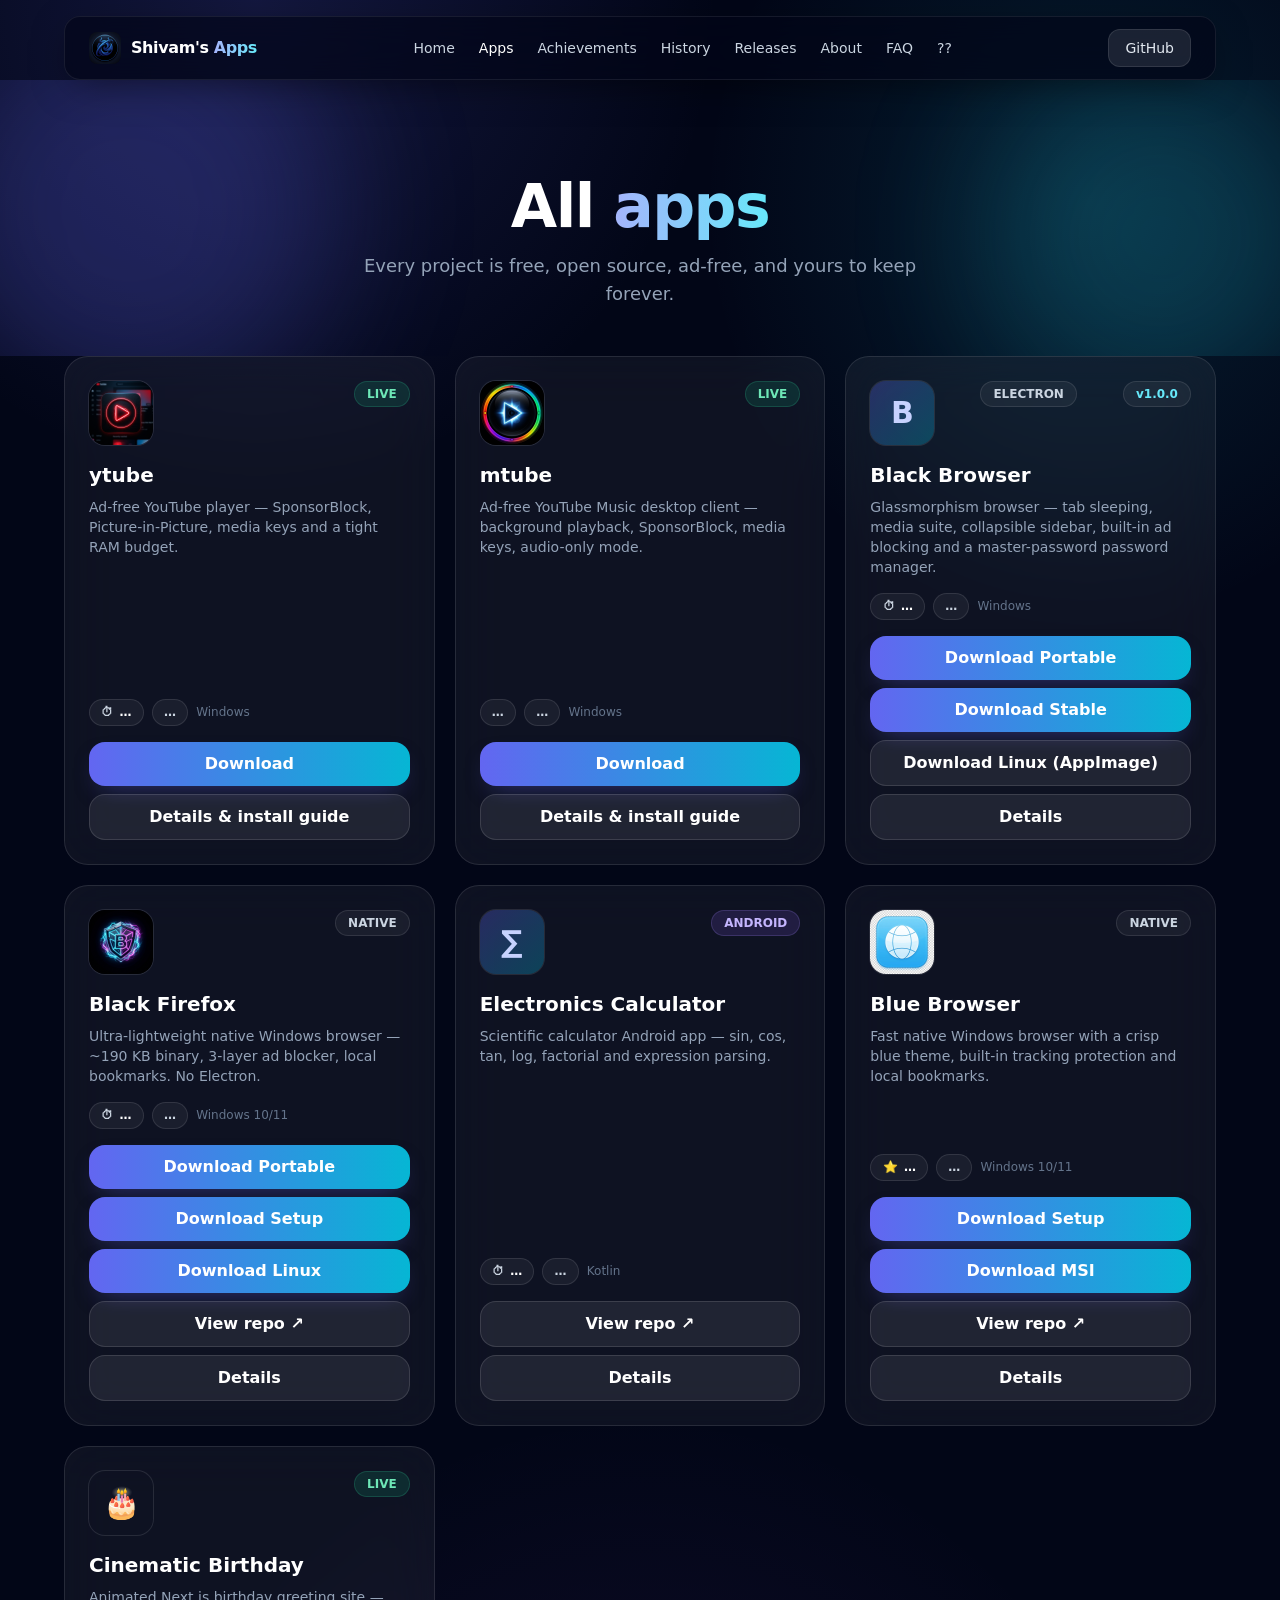
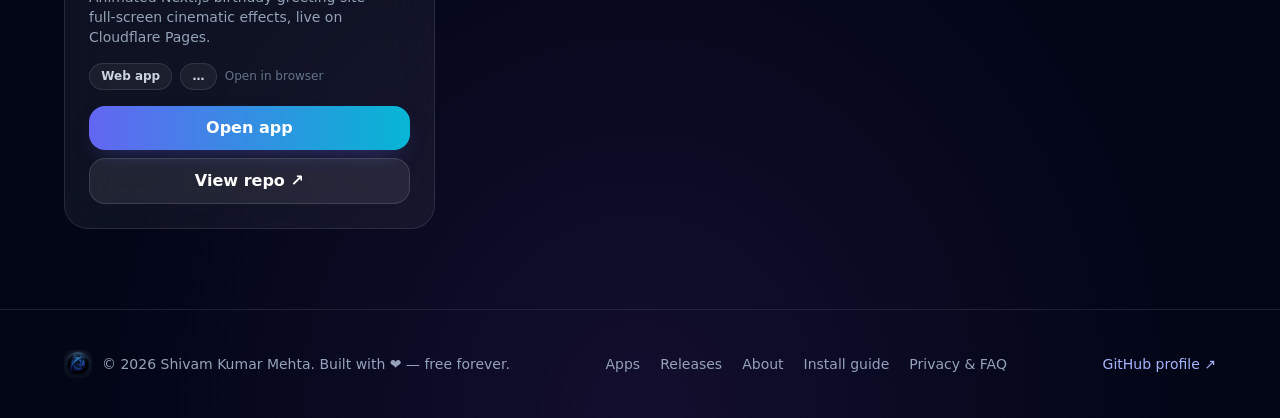
<file: apps.html>
<!DOCTYPE html>
<html lang="en">
<head>
<meta charset="UTF-8">
<meta name="viewport" content="width=device-width, initial-scale=1.0">
<title>All Apps — Shivam's Apps</title>
<meta name="description" content="Browse every free app from Shivam: ytube, mtube, Black Browser, Black, Electronics Calculator. All open source, no ads, no cost.">
<meta http-equiv="Content-Security-Policy" content="default-src 'self'; script-src 'self' 'unsafe-inline' https://api.github.com https://us.i.posthog.com https://*.posthog.com; style-src 'self' 'unsafe-inline' https://fonts.googleapis.com; font-src https://fonts.gstatic.com; img-src 'self' data: https:; connect-src 'self' https://api.github.com https://us.i.posthog.com https://*.posthog.com; base-uri 'self'">
<link rel="stylesheet" href="assets/tailwind.css">
<link rel="icon" type="image/png" href="assets/black.png">
<link rel="preconnect" href="https://fonts.googleapis.com">
<link href="https://fonts.googleapis.com/css2?family=Inter:wght@400;500;600;700;800;900&display=swap" rel="stylesheet">
<script>
  !function(t,e){var o,n,p,r;e.__SV||(window.posthog=e,e._i=[],e.init=function(i,s,a){function g(t,e){var o=e.split(".");2==o.length&&(t=t[o[0]],e=o[1]),t[e]=function(){t.push([e].concat(Array.prototype.slice.call(arguments,0)))}}(p=t.createElement("script")).type="text/javascript",p.async=!0,p.src=s.api_host+"/static/array.js",(r=t.getElementsByTagName("script")[0]).parentNode.insertBefore(p,r);var u=e;for(void 0!==a?u=e[a]=[]:a="posthog",u.people=u.people||[],u.toString=function(t){var e="posthog";return"posthog"!==a&&(e+="."+a),t||(e+=" (stub)")},u.people.toString=function(){return u.toString(1)+".people (stub)"},o="capture identify alias people.set people.set_once set_config register register_once unregister opt_out_capturing has_opted_out_capturing opt_in_capturing reset".split(" "),n=0;n<o.length;n++)g(u,o[n]);e._i.push([i,s,a])},e.__SV=1)}(document,window.posthog||[]);
</script>
</head>
<body class="mesh-bg text-slate-200 min-h-screen antialiased">

<!-- NAV -->
<header class="sticky top-0 inset-x-0 z-50">
  <nav class="nav-glass mx-auto mt-4 max-w-6xl rounded-2xl px-4 sm:px-6 py-3 flex items-center justify-between">
    <a href="/" class="flex items-center gap-2.5">
      <img src="assets/black.png" alt="Logo" class="w-8 h-8 rounded-lg">
      <span class="font-bold text-white tracking-tight">Shivam's <span class="text-grad">Apps</span></span>
    </a>
    <nav class="hidden md:flex items-center gap-6 text-sm text-slate-300">
      <a href="/" class="hover:text-white transition">Home</a>
      <a href="/apps.html" class="text-white" aria-current="page">Apps</a>
      <a href="/achievements.html" class="hover:text-white transition">Achievements</a>
      <a href="/history.html" class="hover:text-white transition">History</a>
      <a href="/releases.html" class="hover:text-white transition">Releases</a>
      <a href="/about.html" class="hover:text-white transition">About</a>
      <a href="/privacy.html" class="hover:text-white transition">FAQ</a>
      <a href="/birthday.html" class="hover:text-white transition">??</a>
</nav>
    <a href="https://github.com/shivamkumarmehta64-sketch" target="_blank" rel="noopener"
       class="text-sm px-4 py-2 rounded-xl bg-white/10 hover:bg-white/20 border border-white/10 transition">GitHub</a>
  </nav>
</header>

<!-- PAGE HEADER -->
<section class="relative overflow-hidden pt-24 pb-12 px-4 text-center">
  <div class="blob blob-1" data-parallax="0.18"></div>
  <div class="blob blob-2" data-parallax="-0.12"></div>
  <div class="fade-up max-w-3xl mx-auto relative">
    <h1 class="text-5xl sm:text-6xl font-black text-white tracking-tight">All <span class="text-grad">apps</span></h1>
    <p class="mt-4 text-lg text-slate-400 max-w-xl mx-auto">Every project is free, open source, ad-free, and yours to keep forever.</p>
  </div>
</section>

<!-- GRID -->
<section class="px-4 pb-20">
  <div class="max-w-6xl mx-auto grid grid-cols-1 sm:grid-cols-2 lg:grid-cols-3 gap-5">

    <!-- ytube -->
    <article data-repo="shivamkumarmehta64-sketch/ytube" class="glass rounded-3xl p-6 card-hover flex flex-col reveal">
      <div class="flex items-start justify-between">
        <img src="assets/ytube.png" alt="ytube logo" class="w-16 h-16 rounded-2xl ring-1 ring-white/10">
        <span class="text-xs font-semibold px-3 py-1 rounded-full bg-emerald-500/15 text-emerald-300 border border-emerald-400/20">LIVE</span>
      </div>
      <h4 class="mt-4 text-xl font-bold text-white">ytube</h4>
      <p class="mt-2 text-sm text-slate-400 flex-1">Ad-free YouTube player — SponsorBlock, Picture-in-Picture, media keys and a tight RAM budget.</p>
      <div class="mt-4 flex flex-wrap items-center gap-2 text-xs">
        <span data-version="shivamkumarmehta64-sketch/ytube" class="stat-chip">⏱ <span class="k" data-stat="stars">…</span></span>
        <span class="stat-chip"><span data-stat="lang">…</span></span>
        <span class="text-slate-500">Windows</span>
      </div>
      <div class="mt-4 flex flex-col gap-2">
        <a data-download="shivamkumarmehta64-sketch/ytube" data-exts=".zip,.exe" href="https://github.com/shivamkumarmehta64-sketch/ytube/releases" target="_blank" rel="noopener" class="w-full text-center px-5 py-2.5 btn-primary">Download</a>
        <a href="/app/ytube.html" class="w-full text-center px-5 py-2.5 btn-ghost">Details & install guide</a>
      </div>
    </article>

    <!-- mtube -->
    <article data-repo="shivamkumarmehta64-sketch/mtube" class="glass rounded-3xl p-6 card-hover flex flex-col reveal">
      <div class="flex items-start justify-between">
        <img src="assets/mtube.png" alt="mtube logo" class="w-16 h-16 rounded-2xl ring-1 ring-white/10">
        <span class="text-xs font-semibold px-3 py-1 rounded-full bg-emerald-500/15 text-emerald-300 border border-emerald-400/20">LIVE</span>
      </div>
      <h4 class="mt-4 text-xl font-bold text-white">mtube</h4>
      <p class="mt-2 text-sm text-slate-400 flex-1">Ad-free YouTube Music desktop client — background playback, SponsorBlock, media keys, audio-only mode.</p>
      <div class="mt-4 flex flex-wrap items-center gap-2 text-xs">
        <span data-meta="shivamkumarmehta64-sketch/mtube" class="stat-chip">…</span>
        <span class="stat-chip"><span data-stat="lang">…</span></span>
        <span class="text-slate-500">Windows</span>
      </div>
      <div class="mt-4 flex flex-col gap-2">
        <a data-download="shivamkumarmehta64-sketch/mtube" data-exts=".zip,.exe" href="https://github.com/shivamkumarmehta64-sketch/mtube/releases" target="_blank" rel="noopener" class="w-full text-center px-5 py-2.5 btn-primary">Download</a>
        <a href="/app/mtube.html" class="w-full text-center px-5 py-2.5 btn-ghost">Details & install guide</a>
      </div>
    </article>

    <!-- Black (Electron) -->
    <article data-repo="shivamkumarmehta64-sketch/Black" class="glass rounded-3xl p-6 card-hover flex flex-col reveal">
      <div class="flex items-start justify-between">
        <div class="w-16 h-16 rounded-2xl bg-gradient-to-br from-indigo-500/30 to-cyan-500/30 ring-1 ring-white/10 flex items-center justify-center text-3xl font-extrabold text-indigo-200">B</div>
        <span class="text-xs font-semibold px-3 py-1 rounded-full bg-white/5 text-slate-300 border border-white/10">ELECTRON</span>
        <span class="text-xs font-semibold px-3 py-1 rounded-full bg-white/5 text-cyan-300 border border-white/10">v1.0.0</span>
      </div>
      <h4 class="mt-4 text-xl font-bold text-white">Black Browser</h4>
      <p class="mt-2 text-sm text-slate-400 flex-1">Glassmorphism browser — tab sleeping, media suite, collapsible sidebar, built-in ad blocking and a master-password password manager.</p>
      <div class="mt-4 flex flex-wrap items-center gap-2 text-xs">
        <span class="stat-chip">⏱ <span data-stat="stars" class="k">…</span></span>
        <span class="stat-chip"><span data-stat="lang">…</span></span>
        <span class="text-slate-500">Windows</span>
      </div>
      <div class="mt-4 flex flex-col gap-2">
        <a href="https://github.com/shivamkumarmehta64-sketch/Black/releases/download/v1.0.0/Black.Portable.1.0.0.exe" target="_blank" rel="noopener" class="w-full text-center px-5 py-2.5 btn-primary">Download Portable</a>
        <a href="https://github.com/shivamkumarmehta64-sketch/Black/releases/download/v1.0.0/Black_Browser_Release.zip" target="_blank" rel="noopener" class="w-full text-center px-5 py-2.5 btn-primary">Download Stable</a>
        <a href="https://github.com/shivamkumarmehta64-sketch/Black/releases/download/v1.0.0/Black-1.0.0-x86_64.AppImage" target="_blank" rel="noopener" class="w-full text-center px-5 py-2.5 btn-ghost">Download Linux (AppImage)</a>
        <a href="/app/black.html" class="w-full text-center px-5 py-2.5 btn-ghost">Details</a>
      </div>
    </article>

    <!-- Black Firefox -->
    <article data-repo="shivamkumarmehta64-sketch/Black-Firefox" class="glass rounded-3xl p-6 card-hover flex flex-col reveal">
      <div class="flex items-start justify-between">
        <img src="assets/black-browser.png" alt="Black Firefox logo" class="w-16 h-16 rounded-2xl ring-1 ring-white/10">
        <span class="text-xs font-semibold px-3 py-1 rounded-full bg-white/5 text-slate-300 border border-white/10">NATIVE</span>
      </div>
      <h4 class="mt-4 text-xl font-bold text-white">Black Firefox</h4>
      <p class="mt-2 text-sm text-slate-400 flex-1">Ultra-lightweight native Windows browser — ~190 KB binary, 3-layer ad blocker, local bookmarks. No Electron.</p>
      <div class="mt-4 flex flex-wrap items-center gap-2 text-xs">
        <span class="stat-chip">⏱ <span data-stat="stars" class="k">…</span></span>
        <span class="stat-chip"><span data-stat="lang">…</span></span>
        <span class="text-slate-500">Windows 10/11</span>
      </div>
      <div class="mt-4 flex flex-col gap-2">
        <a href="https://github.com/shivamkumarmehta64-sketch/Black-Firefox/releases/download/v0.1.1-portable/Black.Noir-1.0.0-portable.exe" target="_blank" rel="noopener" class="w-full text-center px-5 py-2.5 btn-primary">Download Portable</a>
        <a href="https://github.com/shivamkumarmehta64-sketch/Black-Firefox/releases/download/v1.0.0/Black.Noir.Setup.1.0.0.exe" target="_blank" rel="noopener" class="w-full text-center px-5 py-2.5 btn-primary">Download Setup</a>
        <a href="https://github.com/shivamkumarmehta64-sketch/Black-Firefox/releases/download/v1.0.0/Black-Noir-linux.tar.gz" target="_blank" rel="noopener" class="w-full text-center px-5 py-2.5 btn-primary">Download Linux</a>
        <a href="https://github.com/shivamkumarmehta64-sketch/Black-Firefox" target="_blank" rel="noopener" class="w-full text-center px-5 py-2.5 btn-ghost">View repo ↗</a>
        <a href="/app/black-browser.html" class="w-full text-center px-5 py-2.5 btn-ghost">Details</a>
      </div>
    </article>

    <!-- Electronics Calculator -->
    <article data-repo="shivamkumarmehta64-sketch/Electronics_Calculator" class="glass rounded-3xl p-6 card-hover flex flex-col reveal">
      <div class="flex items-start justify-between">
        <div class="w-16 h-16 rounded-2xl bg-gradient-to-br from-indigo-500/30 to-cyan-500/30 ring-1 ring-white/10 flex items-center justify-center text-3xl font-extrabold text-indigo-200">∑</div>
        <span class="text-xs font-semibold px-3 py-1 rounded-full bg-violet-500/15 text-violet-300 border border-violet-400/20">ANDROID</span>
      </div>
      <h4 class="mt-4 text-xl font-bold text-white">Electronics Calculator</h4>
      <p class="mt-2 text-sm text-slate-400 flex-1">Scientific calculator Android app — sin, cos, tan, log, factorial and expression parsing.</p>
      <div class="mt-4 flex flex-wrap items-center gap-2 text-xs">
        <span class="stat-chip">⏱ <span data-stat="stars" class="k">…</span></span>
        <span class="stat-chip"><span data-stat="lang">…</span></span>
        <span class="text-slate-500">Kotlin</span>
      </div>
<div class="mt-4 flex flex-col gap-2">
        <a href="https://github.com/shivamkumarmehta64-sketch/Electronics_Calculator" target="_blank" rel="noopener" class="w-full text-center px-5 py-2.5 btn-ghost">View repo ↗</a>
        <a href="/app/calculator.html" class="w-full text-center px-5 py-2.5 btn-ghost">Details</a>
      </div>
    </article>

    <!-- Blue Browser -->
    <article data-repo="shivamkumarmehta64-sketch/Blue-Browser-Tauri" class="glass rounded-3xl p-6 card-hover flex flex-col reveal">
      <div class="flex items-start justify-between">
        <div class="w-16 h-16 rounded-2xl ring-1 ring-white/10 overflow-hidden">
        <img src="assets/blue.jpg" alt="Blue Browser icon" class="w-full h-full object-cover">
      </div>
        <span class="text-xs font-semibold px-3 py-1 rounded-full bg-white/5 text-slate-300 border border-white/10">NATIVE</span>
      </div>
      <h4 class="mt-4 text-xl font-bold text-white">Blue Browser</h4>
      <p class="mt-2 text-sm text-slate-400 flex-1">Fast native Windows browser with a crisp blue theme, built-in tracking protection and local bookmarks.</p>
      <div class="mt-4 flex flex-wrap items-center gap-2 text-xs">
        <span class="stat-chip">⭐ <span data-stat="stars" class="k">…</span></span>
        <span class="stat-chip"><span data-stat="lang">…</span></span>
        <span class="text-slate-500">Windows 10/11</span>
      </div>
      <div class="mt-4 flex flex-col gap-2">
        <a href="https://github.com/shivamkumarmehta64-sketch/Blue-Browser-Tauri/releases/download/v0.1.0/Blue.Browser_0.1.0_x64-setup.exe" target="_blank" rel="noopener" class="w-full text-center px-5 py-2.5 btn-primary">Download Setup</a>
        <a href="https://github.com/shivamkumarmehta64-sketch/Blue-Browser-Tauri/releases/download/v0.1.0/Blue.Browser_0.1.0_x64_en-US.msi" target="_blank" rel="noopener" class="w-full text-center px-5 py-2.5 btn-primary">Download MSI</a>
        <a href="https://github.com/shivamkumarmehta64-sketch/Blue-Browser-Tauri" target="_blank" rel="noopener" class="w-full text-center px-5 py-2.5 btn-ghost">View repo ↗</a>
        <a href="/app/blue-browser.html" class="w-full text-center px-5 py-2.5 btn-ghost">Details</a>
      </div>
    </article>

    <!-- Cinematic Birthday -->
    <article data-repo="shivamkumarmehta64-sketch/cinematic-birthday" class="glass rounded-3xl p-6 card-hover flex flex-col reveal">
      <div class="flex items-start justify-between">
        <div class="w-16 h-16 rounded-2xl bg-gradient-to-br from-pink-500/30 to-orange-500/30 ring-1 ring-white/10 flex items-center justify-center text-3xl">🎂</div>
        <span class="text-xs font-semibold px-3 py-1 rounded-full bg-emerald-500/15 text-emerald-300 border border-emerald-400/20">LIVE</span>
      </div>
      <h4 class="mt-4 text-xl font-bold text-white">Cinematic Birthday</h4>
      <p class="mt-2 text-sm text-slate-400 flex-1">Animated Next.js birthday greeting site — full-screen cinematic effects, live on Cloudflare Pages.</p>
      <div class="mt-4 flex flex-wrap items-center gap-2 text-xs">
        <span class="stat-chip">Web app</span>
        <span class="stat-chip"><span data-stat="lang">…</span></span>
        <span class="text-slate-500">Open in browser</span>
      </div>
      <div class="mt-4 flex flex-col gap-2">
        <a href="https://cinematic-birthday-3ou.pages.dev" target="_blank" rel="noopener" class="w-full text-center px-5 py-2.5 btn-primary">Open app</a>
        <a href="https://github.com/shivamkumarmehta64-sketch/cinematic-birthday" target="_blank" rel="noopener" class="w-full text-center px-5 py-2.5 btn-ghost">View repo ↗</a>
      </div>
    </article>

  </div>
</section>

<!-- FOOTER -->
<footer class="border-t border-white/10 px-4 py-10">
  <div class="max-w-6xl mx-auto flex flex-col sm:flex-row items-center justify-between gap-6">
    <div class="flex items-center gap-2.5">
      <img src="assets/black.png" alt="Logo" class="w-7 h-7 rounded-lg">
      <span class="text-sm text-slate-400">© 2026 Shivam Kumar Mehta. Built with ❤️ — free forever.</span>
    </div>
    <div class="flex flex-wrap items-center justify-center gap-x-5 gap-y-2 text-sm">
      <a href="/apps.html" class="text-slate-400 hover:text-white transition">Apps</a>
      <a href="/releases.html" class="text-slate-400 hover:text-white transition">Releases</a>
      <a href="/about.html" class="text-slate-400 hover:text-white transition">About</a>
      <a href="/download.html" class="text-slate-400 hover:text-white transition">Install guide</a>
      <a href="/privacy.html" class="text-slate-400 hover:text-white transition">Privacy & FAQ</a>
    </div>
    <a href="https://github.com/shivamkumarmehta64-sketch" target="_blank" rel="noopener" class="text-sm text-indigo-300 hover:text-indigo-200 transition">GitHub profile ↗</a>
  </div>
</footer>

<script src="assets/app.js"></script>
</body>
</html>
</file>
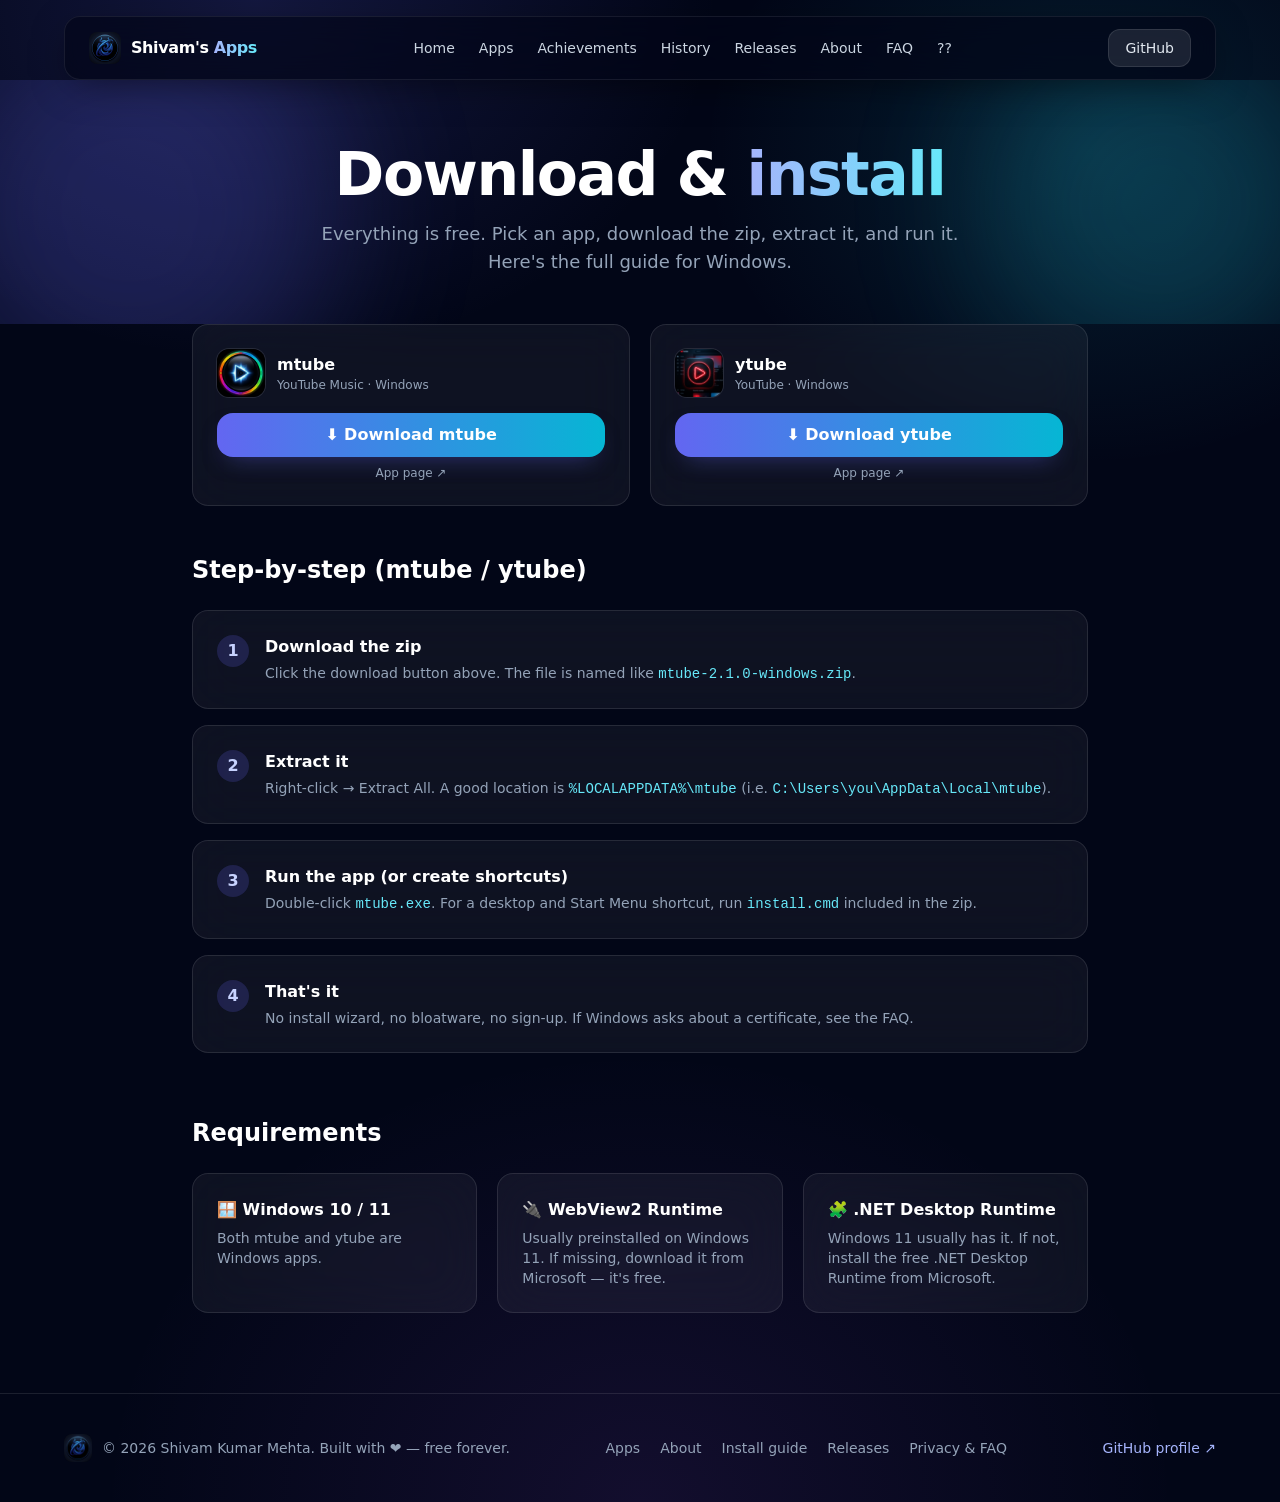
<file: download.html>
<!DOCTYPE html>
<html lang="en">
<head>
<meta charset="UTF-8">
<meta name="viewport" content="width=device-width, initial-scale=1.0">
<title>Download & Install Guide — Shivam's Apps</title>
<meta name="description" content="Step-by-step guide to download and install mtube, ytube and other free apps on Windows. WebView2 and .NET requirements explained.">
<meta http-equiv="Content-Security-Policy" content="default-src 'self'; script-src 'self' 'unsafe-inline' https://api.github.com https://us.i.posthog.com https://*.posthog.com; style-src 'self' 'unsafe-inline' https://fonts.googleapis.com; font-src https://fonts.gstatic.com; img-src 'self' data: https:; connect-src 'self' https://api.github.com https://us.i.posthog.com https://*.posthog.com; base-uri 'self'">
<link rel="stylesheet" href="assets/tailwind.css">
<link rel="icon" type="image/png" href="assets/black.png">
<link rel="preconnect" href="https://fonts.googleapis.com">
<link href="https://fonts.googleapis.com/css2?family=Inter:wght@400;500;600;700;800;900&display=swap" rel="stylesheet">
<script>
  !function(t,e){var o,n,p,r;e.__SV||(window.posthog=e,e._i=[],e.init=function(i,s,a){function g(t,e){var o=e.split(".");2==o.length&&(t=t[o[0]],e=o[1]),t[e]=function(){t.push([e].concat(Array.prototype.slice.call(arguments,0)))}}(p=t.createElement("script")).type="text/javascript",p.async=!0,p.src=s.api_host+"/static/array.js",(r=t.getElementsByTagName("script")[0]).parentNode.insertBefore(p,r);var u=e;for(void 0!==a?u=e[a]=[]:a="posthog",u.people=u.people||[],u.toString=function(t){var e="posthog";return"posthog"!==a&&(e+="."+a),t||(e+=" (stub)")},u.people.toString=function(){return u.toString(1)+".people (stub)"},o="capture identify alias people.set people.set_once set_config register register_once unregister opt_out_capturing has_opted_out_capturing opt_in_capturing reset".split(" "),n=0;n<o.length;n++)g(u,o[n]);e._i.push([i,s,a])},e.__SV=1)}(document,window.posthog||[]);
</script>
</head>
<body class="mesh-bg text-slate-200 min-h-screen antialiased">

<!-- NAV -->
<header class="sticky top-0 inset-x-0 z-50">
  <nav class="nav-glass mx-auto mt-4 max-w-6xl rounded-2xl px-4 sm:px-6 py-3 flex items-center justify-between">
    <a href="/" class="flex items-center gap-2.5">
      <img src="assets/black.png" alt="Logo" class="w-8 h-8 rounded-lg">
      <span class="font-bold text-white tracking-tight">Shivam's <span class="text-grad">Apps</span></span>
    </a>
    <nav class="hidden md:flex items-center gap-6 text-sm text-slate-300">
      <a href="/" class="hover:text-white transition">Home</a>
      <a href="/apps.html" class="hover:text-white transition">Apps</a>
      <a href="/achievements.html" class="hover:text-white transition">Achievements</a>
      <a href="/history.html" class="hover:text-white transition">History</a>
      <a href="/releases.html" class="hover:text-white transition">Releases</a>
      <a href="/about.html" class="hover:text-white transition">About</a>
      <a href="/privacy.html" class="hover:text-white transition">FAQ</a>
      <a href="/birthday.html" class="hover:text-white transition">??</a>
</nav>
    <a href="https://github.com/shivamkumarmehta64-sketch" target="_blank" rel="noopener"
       class="text-sm px-4 py-2 rounded-xl bg-white/10 hover:bg-white/20 border border-white/10 transition">GitHub</a>
  </nav>
</header>

<!-- HERO -->
<section class="relative overflow-hidden pt-16 pb-12 px-4 text-center">
  <div class="blob blob-1" data-parallax="0.18"></div>
  <div class="blob blob-2" data-parallax="-0.12"></div>
  <div class="fade-up max-w-3xl mx-auto relative">
    <h1 class="text-5xl sm:text-6xl font-black text-white tracking-tight">Download & <span class="text-grad">install</span></h1>
    <p class="mt-4 text-lg text-slate-400 max-w-2xl mx-auto">Everything is free. Pick an app, download the zip, extract it, and run it. Here's the full guide for Windows.</p>
  </div>
</section>

<!-- APPS LIST -->
<section class="px-4 pb-12">
  <div class="max-w-4xl mx-auto grid grid-cols-1 sm:grid-cols-2 gap-5">
    <div class="glass rounded-2xl p-6 card-hover reveal">
      <div class="flex items-center gap-3">
        <img src="assets/mtube.png" alt="mtube logo" class="w-12 h-12 rounded-xl ring-1 ring-white/10">
        <div>
          <h4 class="font-bold text-white">mtube</h4>
          <p class="text-xs text-slate-400">YouTube Music · Windows</p>
        </div>
      </div>
      <a data-download="shivamkumarmehta64-sketch/mtube" data-exts=".zip,.exe" href="https://github.com/shivamkumarmehta64-sketch/mtube/releases" target="_blank" rel="noopener"
         class="mt-4 w-full text-center px-5 py-2.5 btn-primary">⬇️ Download mtube</a>
      <a href="/app/mtube.html" class="mt-2 block text-center text-xs text-slate-400 hover:text-white transition">App page ↗</a>
    </div>
    <div class="glass rounded-2xl p-6 card-hover reveal">
      <div class="flex items-center gap-3">
        <img src="assets/ytube.png" alt="ytube logo" class="w-12 h-12 rounded-xl ring-1 ring-white/10">
        <div>
          <h4 class="font-bold text-white">ytube</h4>
          <p class="text-xs text-slate-400">YouTube · Windows</p>
        </div>
      </div>
      <a data-download="shivamkumarmehta64-sketch/ytube" data-exts=".zip,.exe" href="https://github.com/shivamkumarmehta64-sketch/ytube/releases" target="_blank" rel="noopener"
         class="mt-4 w-full text-center px-5 py-2.5 btn-primary">⬇️ Download ytube</a>
      <a href="/app/ytube.html" class="mt-2 block text-center text-xs text-slate-400 hover:text-white transition">App page ↗</a>
    </div>
  </div>
</section>

<!-- STEPS -->
<section class="px-4 pb-16">
  <div class="max-w-4xl mx-auto">
    <h3 class="text-2xl font-bold text-white mb-6">Step-by-step (mtube / ytube)</h3>
    <div class="space-y-4">
      <div class="glass rounded-2xl p-6 reveal">
        <div class="flex gap-4">
          <span class="flex-none w-8 h-8 rounded-full bg-indigo-500/20 text-indigo-200 font-bold flex items-center justify-center">1</span>
          <div>
            <h5 class="font-semibold text-white">Download the zip</h5>
            <p class="mt-1 text-sm text-slate-400">Click the download button above. The file is named like <code class="text-cyan-300">mtube-2.1.0-windows.zip</code>.</p>
          </div>
        </div>
      </div>
      <div class="glass rounded-2xl p-6 reveal">
        <div class="flex gap-4">
          <span class="flex-none w-8 h-8 rounded-full bg-indigo-500/20 text-indigo-200 font-bold flex items-center justify-center">2</span>
          <div>
            <h5 class="font-semibold text-white">Extract it</h5>
            <p class="mt-1 text-sm text-slate-400">Right-click → Extract All. A good location is <code class="text-cyan-300">%LOCALAPPDATA%\mtube</code> (i.e. <code class="text-cyan-300">C:\Users\you\AppData\Local\mtube</code>).</p>
          </div>
        </div>
      </div>
      <div class="glass rounded-2xl p-6 reveal">
        <div class="flex gap-4">
          <span class="flex-none w-8 h-8 rounded-full bg-indigo-500/20 text-indigo-200 font-bold flex items-center justify-center">3</span>
          <div>
            <h5 class="font-semibold text-white">Run the app (or create shortcuts)</h5>
            <p class="mt-1 text-sm text-slate-400">Double-click <code class="text-cyan-300">mtube.exe</code>. For a desktop and Start Menu shortcut, run <code class="text-cyan-300">install.cmd</code> included in the zip.</p>
          </div>
        </div>
      </div>
      <div class="glass rounded-2xl p-6 reveal">
        <div class="flex gap-4">
          <span class="flex-none w-8 h-8 rounded-full bg-indigo-500/20 text-indigo-200 font-bold flex items-center justify-center">4</span>
          <div>
            <h5 class="font-semibold text-white">That's it</h5>
            <p class="mt-1 text-sm text-slate-400">No install wizard, no bloatware, no sign-up. If Windows asks about a certificate, see the FAQ.</p>
          </div>
        </div>
      </div>
    </div>
  </div>
</section>

<!-- REQUIREMENTS -->
<section class="px-4 pb-20">
  <div class="max-w-4xl mx-auto">
    <h3 class="text-2xl font-bold text-white mb-6">Requirements</h3>
    <div class="grid grid-cols-1 sm:grid-cols-3 gap-5">
      <div class="glass rounded-2xl p-6 card-hover reveal">
        <h5 class="font-semibold text-white">🪟 Windows 10 / 11</h5>
        <p class="mt-1.5 text-sm text-slate-400">Both mtube and ytube are Windows apps.</p>
      </div>
      <div class="glass rounded-2xl p-6 card-hover reveal">
        <h5 class="font-semibold text-white">🔌 WebView2 Runtime</h5>
        <p class="mt-1.5 text-sm text-slate-400">Usually preinstalled on Windows 11. If missing, download it from Microsoft — it's free.</p>
      </div>
      <div class="glass rounded-2xl p-6 card-hover reveal">
        <h5 class="font-semibold text-white">🧩 .NET Desktop Runtime</h5>
        <p class="mt-1.5 text-sm text-slate-400">Windows 11 usually has it. If not, install the free .NET Desktop Runtime from Microsoft.</p>
      </div>
    </div>
  </div>
</section>

<!-- FOOTER -->
<footer class="border-t border-white/10 px-4 py-10">
  <div class="max-w-6xl mx-auto flex flex-col sm:flex-row items-center justify-between gap-6">
    <div class="flex items-center gap-2.5">
      <img src="assets/black.png" alt="Logo" class="w-7 h-7 rounded-lg">
      <span class="text-sm text-slate-400">© 2026 Shivam Kumar Mehta. Built with ❤️ — free forever.</span>
    </div>
    <div class="flex flex-wrap items-center justify-center gap-x-5 gap-y-2 text-sm">
      <a href="/apps.html" class="text-slate-400 hover:text-white transition">Apps</a>
      <a href="/about.html" class="text-slate-400 hover:text-white transition">About</a>
      <a href="/download.html" class="text-slate-400 hover:text-white transition">Install guide</a>
      <a href="/releases.html" class="text-slate-400 hover:text-white transition">Releases</a>
      <a href="/privacy.html" class="text-slate-400 hover:text-white transition">Privacy & FAQ</a>
    </div>
    <a href="https://github.com/shivamkumarmehta64-sketch" target="_blank" rel="noopener" class="text-sm text-indigo-300 hover:text-indigo-200 transition">GitHub profile ↗</a>
  </div>
</footer>

<script src="assets/app.js"></script>
</body>
</html>
</file>
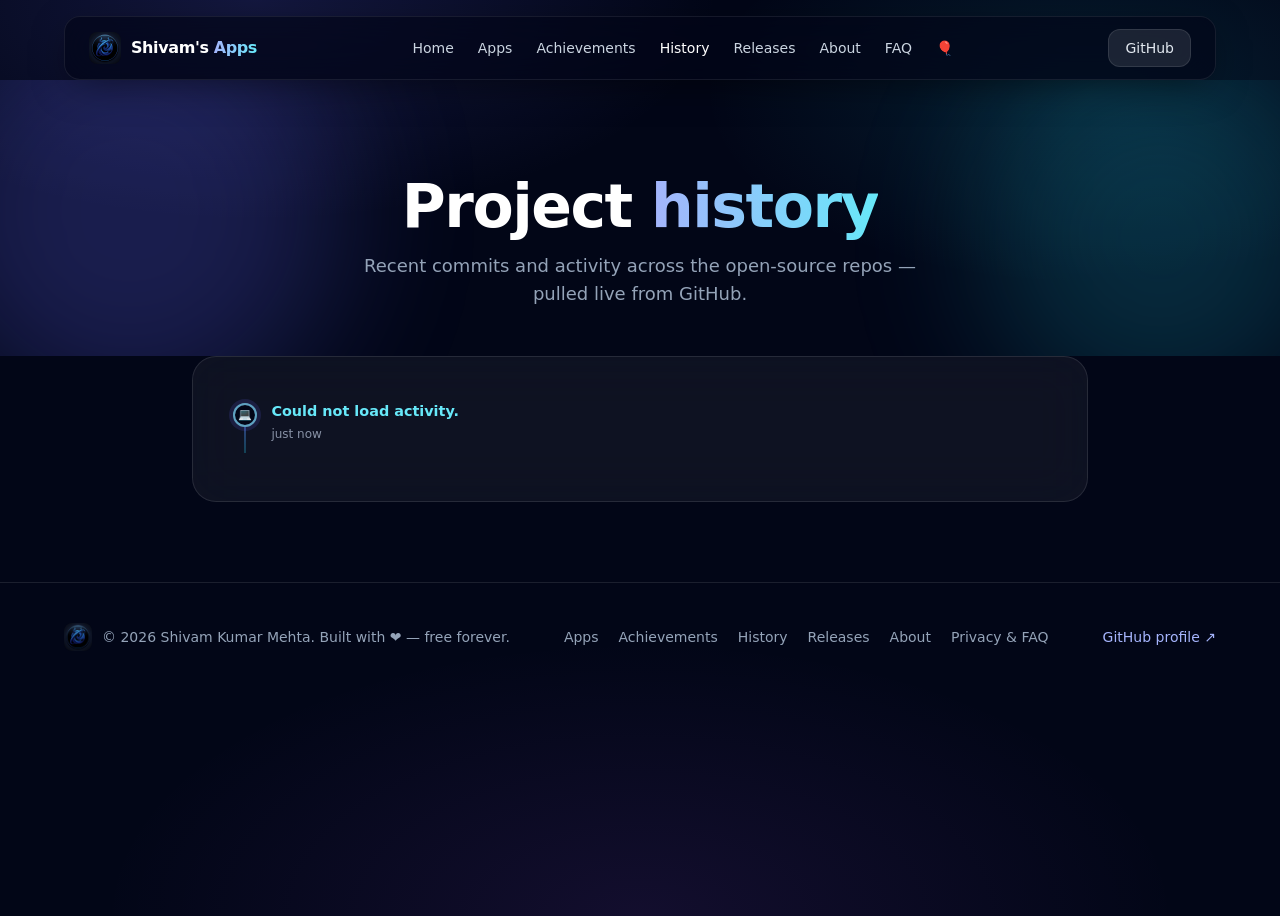
<file: history.html>
<!DOCTYPE html>
<html lang="en">
<head>
<meta charset="UTF-8">
<meta name="viewport" content="width=device-width, initial-scale=1.0">
<title>Project History — Shivam's Apps</title>
<meta name="description" content="Recent commits and activity across Shivam's open-source projects: ytube, mtube, Black Browser, Electronics Calculator.">
<meta http-equiv="Content-Security-Policy" content="default-src 'self'; script-src 'self' 'unsafe-inline' https://api.github.com https://us.i.posthog.com https://*.posthog.com; style-src 'self' 'unsafe-inline' https://fonts.googleapis.com; font-src https://fonts.gstatic.com; img-src 'self' data: https:; connect-src 'self' https://api.github.com https://us.i.posthog.com https://*.posthog.com; base-uri 'self'">
<link rel="stylesheet" href="assets/tailwind.css">
<link rel="icon" type="image/png" href="assets/black.png">
<link rel="preconnect" href="https://fonts.googleapis.com">
<link href="https://fonts.googleapis.com/css2?family=Inter:wght@400;500;600;700;800;900&display=swap" rel="stylesheet">
<script>
  !function(t,e){var o,n,p,r;e.__SV||(window.posthog=e,e._i=[],e.init=function(i,s,a){function g(t,e){var o=e.split(".");2==o.length&&(t=t[o[0]],e=o[1]),t[e]=function(){t.push([e].concat(Array.prototype.slice.call(arguments,0)))}}(p=t.createElement("script")).type="text/javascript",p.async=!0,p.src=s.api_host+"/static/array.js",(r=t.getElementsByTagName("script")[0]).parentNode.insertBefore(p,r);var u=e;for(void 0!==a?u=e[a]=[]:a="posthog",u.people=u.people||[],u.toString=function(t){var e="posthog";return"posthog"!==a&&(e+="."+a),t||(e+=" (stub)")},u.people.toString=function(){return u.toString(1)+".people (stub)"},o="capture identify alias people.set people.set_once set_config register register_once unregister opt_out_capturing has_opted_out_capturing opt_in_capturing reset".split(" "),n=0;n<o.length;n++)g(u,o[n]);e._i.push([i,s,a])},e.__SV=1)}(document,window.posthog||[]);
</script>
</head>
<body class="mesh-bg text-slate-200 min-h-screen antialiased">

<!-- NAV -->
<header class="sticky top-0 inset-x-0 z-50">
  <nav class="nav-glass mx-auto mt-4 max-w-6xl rounded-2xl px-4 sm:px-6 py-3 flex items-center justify-between">
    <a href="/" class="flex items-center gap-2.5">
      <img src="assets/black.png" alt="Logo" class="w-8 h-8 rounded-lg">
      <span class="font-bold text-white tracking-tight">Shivam's <span class="text-grad">Apps</span></span>
    </a>
    <nav class="hidden md:flex items-center gap-6 text-sm text-slate-300">
      <a href="/" class="hover:text-white transition">Home</a>
      <a href="/apps.html" class="hover:text-white transition">Apps</a>
      <a href="/achievements.html" class="hover:text-white transition">Achievements</a>
      <a href="/history.html" class="text-white" aria-current="page">History</a>
      <a href="/releases.html" class="hover:text-white transition">Releases</a>
      <a href="/about.html" class="hover:text-white transition">About</a>
      <a href="/privacy.html" class="hover:text-white transition">FAQ</a>
      <a href="/birthday.html" class="hover:text-white transition">🎈</a>
    </nav>
    <a href="https://github.com/shivamkumarmehta64-sketch" target="_blank" rel="noopener"
       class="text-sm px-4 py-2 rounded-xl bg-white/10 hover:bg-white/20 border border-white/10 transition">GitHub</a>
  </nav>
</header>

<!-- PAGE HEADER -->
<section class="relative overflow-hidden pt-24 pb-12 px-4 text-center">
  <div class="blob blob-1" data-parallax="0.18"></div>
  <div class="blob blob-2" data-parallax="-0.12"></div>
  <div class="max-w-3xl mx-auto relative">
    <h1 class="text-5xl sm:text-6xl font-black text-white tracking-tight">Project <span class="text-grad">history</span></h1>
    <p class="mt-4 text-lg text-slate-400 max-w-xl mx-auto">Recent commits and activity across the open-source repos — pulled live from GitHub.</p>
  </div>
</section>

<!-- TIMELINE -->
<section class="px-4 pb-20">
  <div class="glass max-w-4xl mx-auto rounded-3xl p-6 sm:p-10">
    <div id="gh-activity" class="timeline"></div>
  </div>
</section>

<!-- FOOTER -->
<footer class="border-t border-white/10 px-4 py-10">
  <div class="max-w-6xl mx-auto flex flex-col sm:flex-row items-center justify-between gap-6">
    <div class="flex items-center gap-2.5">
      <img src="assets/black.png" alt="Logo" class="w-7 h-7 rounded-lg">
      <span class="text-sm text-slate-400">© 2026 Shivam Kumar Mehta. Built with ❤️ — free forever.</span>
    </div>
    <div class="flex flex-wrap items-center justify-center gap-x-5 gap-y-2 text-sm">
      <a href="/apps.html" class="text-slate-400 hover:text-white transition">Apps</a>
      <a href="/achievements.html" class="text-slate-400 hover:text-white transition">Achievements</a>
      <a href="/history.html" class="text-slate-400 hover:text-white transition">History</a>
      <a href="/releases.html" class="text-slate-400 hover:text-white transition">Releases</a>
      <a href="/about.html" class="text-slate-400 hover:text-white transition">About</a>
      <a href="/privacy.html" class="text-slate-400 hover:text-white transition">Privacy & FAQ</a>
    </div>
    <a href="https://github.com/shivamkumarmehta64-sketch" target="_blank" rel="noopener" class="text-sm text-indigo-300 hover:text-indigo-200 transition">GitHub profile ↗</a>
  </div>
</footer>

<script src="assets/app.js"></script>
</body>
</html>
</file>
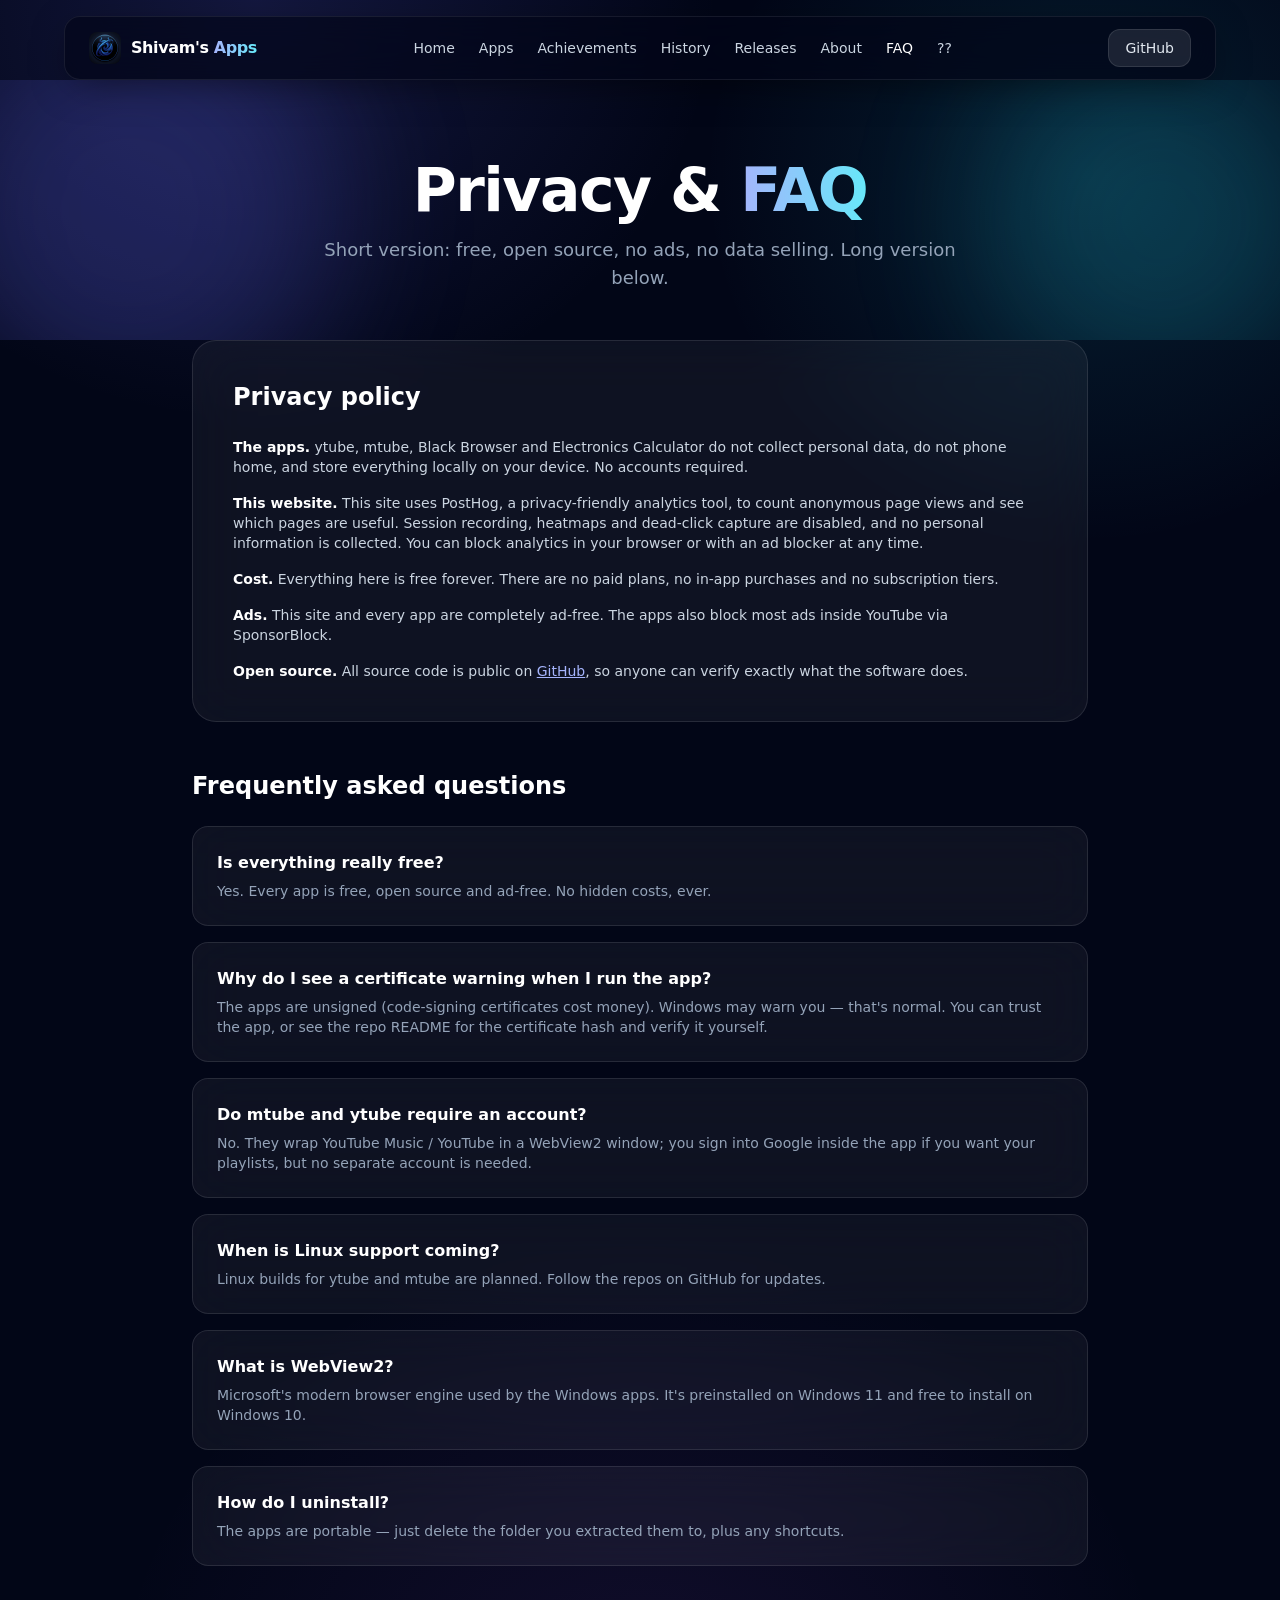
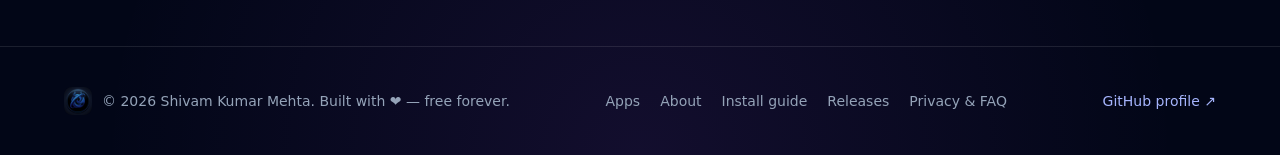
<file: privacy.html>
<!DOCTYPE html>
<html lang="en">
<head>
<meta charset="UTF-8">
<meta name="viewport" content="width=device-width, initial-scale=1.0">
<title>Privacy & FAQ — Shivam's Apps</title>
<meta name="description" content="Privacy policy and frequently asked questions for Shivam's free apps. No ads, no data selling, no paywalls. Analytics disclosure and FAQ included.">
<meta http-equiv="Content-Security-Policy" content="default-src 'self'; script-src 'self' 'unsafe-inline' https://api.github.com https://us.i.posthog.com https://*.posthog.com; style-src 'self' 'unsafe-inline' https://fonts.googleapis.com; font-src https://fonts.gstatic.com; img-src 'self' data: https:; connect-src 'self' https://api.github.com https://us.i.posthog.com https://*.posthog.com; base-uri 'self'">
<link rel="stylesheet" href="assets/tailwind.css">
<link rel="icon" type="image/png" href="assets/black.png">
<link rel="preconnect" href="https://fonts.googleapis.com">
<link href="https://fonts.googleapis.com/css2?family=Inter:wght@400;500;600;700;800;900&display=swap" rel="stylesheet">
<script>
  !function(t,e){var o,n,p,r;e.__SV||(window.posthog=e,e._i=[],e.init=function(i,s,a){function g(t,e){var o=e.split(".");2==o.length&&(t=t[o[0]],e=o[1]),t[e]=function(){t.push([e].concat(Array.prototype.slice.call(arguments,0)))}}(p=t.createElement("script")).type="text/javascript",p.async=!0,p.src=s.api_host+"/static/array.js",(r=t.getElementsByTagName("script")[0]).parentNode.insertBefore(p,r);var u=e;for(void 0!==a?u=e[a]=[]:a="posthog",u.people=u.people||[],u.toString=function(t){var e="posthog";return"posthog"!==a&&(e+="."+a),t||(e+=" (stub)")},u.people.toString=function(){return u.toString(1)+".people (stub)"},o="capture identify alias people.set people.set_once set_config register register_once unregister opt_out_capturing has_opted_out_capturing opt_in_capturing reset".split(" "),n=0;n<o.length;n++)g(u,o[n]);e._i.push([i,s,a])},e.__SV=1)}(document,window.posthog||[]);
</script>
</head>
<body class="mesh-bg text-slate-200 min-h-screen antialiased">

<!-- NAV -->
<header class="sticky top-0 inset-x-0 z-50">
  <nav class="nav-glass mx-auto mt-4 max-w-6xl rounded-2xl px-4 sm:px-6 py-3 flex items-center justify-between">
    <a href="/" class="flex items-center gap-2.5">
      <img src="assets/black.png" alt="Logo" class="w-8 h-8 rounded-lg">
      <span class="font-bold text-white tracking-tight">Shivam's <span class="text-grad">Apps</span></span>
    </a>
    <nav class="hidden md:flex items-center gap-6 text-sm text-slate-300">
      <a href="/" class="hover:text-white transition">Home</a>
      <a href="/apps.html" class="hover:text-white transition">Apps</a>
      <a href="/achievements.html" class="hover:text-white transition">Achievements</a>
      <a href="/history.html" class="hover:text-white transition">History</a>
      <a href="/releases.html" class="hover:text-white transition">Releases</a>
      <a href="/about.html" class="hover:text-white transition">About</a>
      <a href="/privacy.html" class="text-white" aria-current="page">FAQ</a>
      <a href="/birthday.html" class="hover:text-white transition">??</a>
</nav>
    <a href="https://github.com/shivamkumarmehta64-sketch" target="_blank" rel="noopener"
       class="text-sm px-4 py-2 rounded-xl bg-white/10 hover:bg-white/20 border border-white/10 transition">GitHub</a>
  </nav>
</header>

<!-- HERO -->
<section class="relative overflow-hidden pt-20 pb-12 px-4 text-center">
  <div class="blob blob-1" data-parallax="0.18"></div>
  <div class="blob blob-2" data-parallax="-0.12"></div>
  <div class="fade-up max-w-3xl mx-auto relative">
    <h1 class="text-5xl sm:text-6xl font-black text-white tracking-tight">Privacy & <span class="text-grad">FAQ</span></h1>
    <p class="mt-4 text-lg text-slate-400 max-w-2xl mx-auto">Short version: free, open source, no ads, no data selling. Long version below.</p>
  </div>
</section>

<!-- PRIVACY -->
<section class="px-4 pb-12">
  <div class="glass max-w-4xl mx-auto rounded-3xl p-6 sm:p-10 reveal">
    <h3 class="text-2xl font-bold text-white mb-6">Privacy policy</h3>
    <div class="space-y-4 text-sm text-slate-300">
      <p><strong class="text-white">The apps.</strong> ytube, mtube, Black Browser and Electronics Calculator do not collect personal data, do not phone home, and store everything locally on your device. No accounts required.</p>
      <p><strong class="text-white">This website.</strong> This site uses PostHog, a privacy-friendly analytics tool, to count anonymous page views and see which pages are useful. Session recording, heatmaps and dead-click capture are disabled, and no personal information is collected. You can block analytics in your browser or with an ad blocker at any time.</p>
      <p><strong class="text-white">Cost.</strong> Everything here is free forever. There are no paid plans, no in-app purchases and no subscription tiers.</p>
      <p><strong class="text-white">Ads.</strong> This site and every app are completely ad-free. The apps also block most ads inside YouTube via SponsorBlock.</p>
      <p><strong class="text-white">Open source.</strong> All source code is public on <a href="https://github.com/shivamkumarmehta64-sketch" target="_blank" rel="noopener" class="text-indigo-300 hover:text-indigo-200 underline">GitHub</a>, so anyone can verify exactly what the software does.</p>
    </div>
  </div>
</section>

<!-- FAQ -->
<section class="px-4 pb-20">
  <div class="max-w-4xl mx-auto">
    <h3 class="text-2xl font-bold text-white mb-6">Frequently asked questions</h3>
    <div class="space-y-4">
      <div class="glass rounded-2xl p-6 reveal">
        <h5 class="font-semibold text-white">Is everything really free?</h5>
        <p class="mt-1.5 text-sm text-slate-400">Yes. Every app is free, open source and ad-free. No hidden costs, ever.</p>
      </div>
      <div class="glass rounded-2xl p-6 reveal">
        <h5 class="font-semibold text-white">Why do I see a certificate warning when I run the app?</h5>
        <p class="mt-1.5 text-sm text-slate-400">The apps are unsigned (code-signing certificates cost money). Windows may warn you — that's normal. You can trust the app, or see the repo README for the certificate hash and verify it yourself.</p>
      </div>
      <div class="glass rounded-2xl p-6 reveal">
        <h5 class="font-semibold text-white">Do mtube and ytube require an account?</h5>
        <p class="mt-1.5 text-sm text-slate-400">No. They wrap YouTube Music / YouTube in a WebView2 window; you sign into Google inside the app if you want your playlists, but no separate account is needed.</p>
      </div>
      <div class="glass rounded-2xl p-6 reveal">
        <h5 class="font-semibold text-white">When is Linux support coming?</h5>
        <p class="mt-1.5 text-sm text-slate-400">Linux builds for ytube and mtube are planned. Follow the repos on GitHub for updates.</p>
      </div>
      <div class="glass rounded-2xl p-6 reveal">
        <h5 class="font-semibold text-white">What is WebView2?</h5>
        <p class="mt-1.5 text-sm text-slate-400">Microsoft's modern browser engine used by the Windows apps. It's preinstalled on Windows 11 and free to install on Windows 10.</p>
      </div>
      <div class="glass rounded-2xl p-6 reveal">
        <h5 class="font-semibold text-white">How do I uninstall?</h5>
        <p class="mt-1.5 text-sm text-slate-400">The apps are portable — just delete the folder you extracted them to, plus any shortcuts.</p>
      </div>
    </div>
  </div>
</section>

<!-- FOOTER -->
<footer class="border-t border-white/10 px-4 py-10">
  <div class="max-w-6xl mx-auto flex flex-col sm:flex-row items-center justify-between gap-6">
    <div class="flex items-center gap-2.5">
      <img src="assets/black.png" alt="Logo" class="w-7 h-7 rounded-lg">
      <span class="text-sm text-slate-400">© 2026 Shivam Kumar Mehta. Built with ❤️ — free forever.</span>
    </div>
    <div class="flex flex-wrap items-center justify-center gap-x-5 gap-y-2 text-sm">
      <a href="/apps.html" class="text-slate-400 hover:text-white transition">Apps</a>
      <a href="/about.html" class="text-slate-400 hover:text-white transition">About</a>
      <a href="/download.html" class="text-slate-400 hover:text-white transition">Install guide</a>
      <a href="/releases.html" class="text-slate-400 hover:text-white transition">Releases</a>
      <a href="/privacy.html" class="text-slate-400 hover:text-white transition">Privacy & FAQ</a>
    </div>
    <a href="https://github.com/shivamkumarmehta64-sketch" target="_blank" rel="noopener" class="text-sm text-indigo-300 hover:text-indigo-200 transition">GitHub profile ↗</a>
  </div>
</footer>

<script src="assets/app.js"></script>
</body>
</html>
</file>
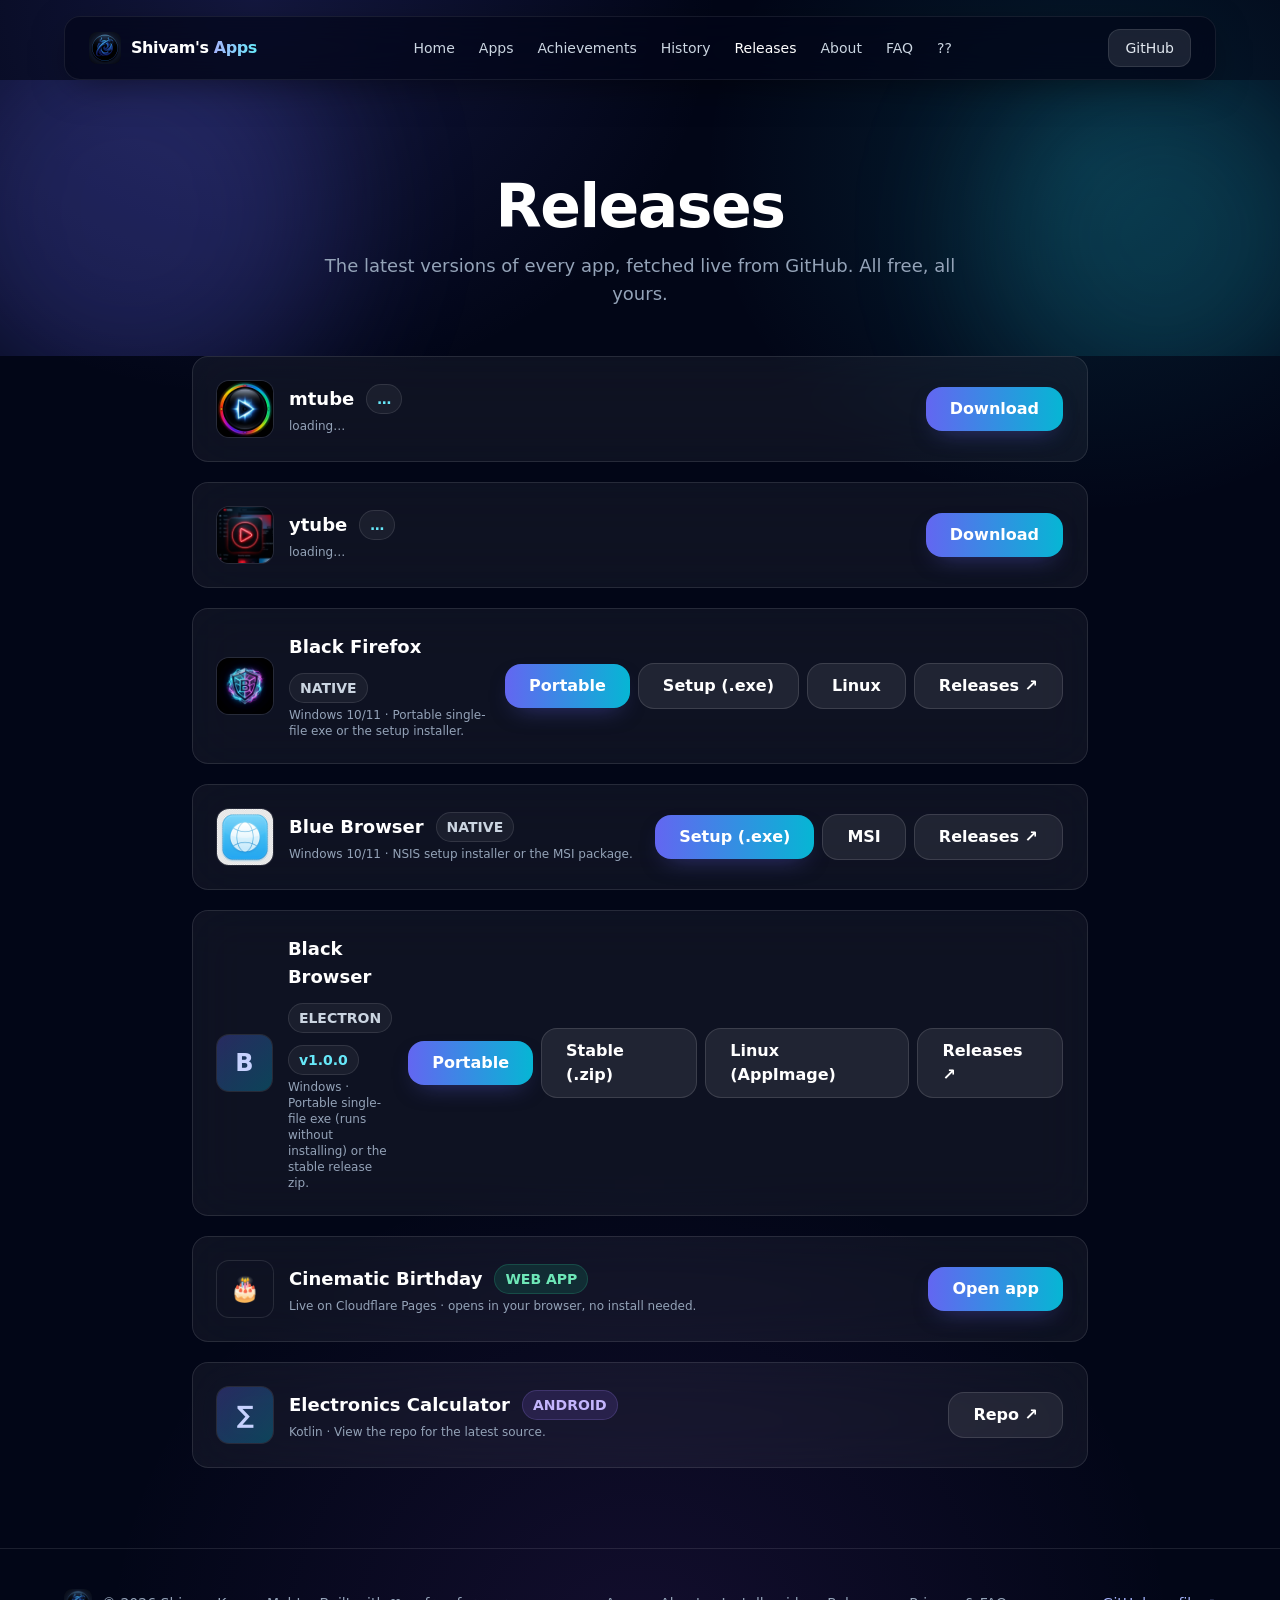
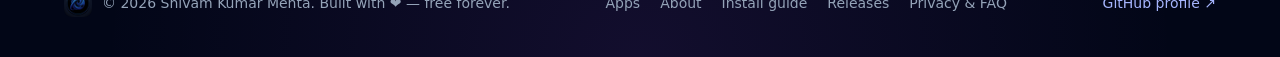
<file: releases.html>
<!DOCTYPE html>
<html lang="en">
<head>
<meta charset="UTF-8">
<meta name="viewport" content="width=device-width, initial-scale=1.0">
<title>Releases & Changelog — Shivam's Apps</title>
<meta name="description" content="Latest releases for mtube, ytube, Black Browser, Black and Electronics Calculator. Versions, download counts and download links, updated live from GitHub.">
<meta http-equiv="Content-Security-Policy" content="default-src 'self'; script-src 'self' 'unsafe-inline' https://api.github.com https://us.i.posthog.com https://*.posthog.com; style-src 'self' 'unsafe-inline' https://fonts.googleapis.com; font-src https://fonts.gstatic.com; img-src 'self' data: https:; connect-src 'self' https://api.github.com https://us.i.posthog.com https://*.posthog.com; base-uri 'self'">
<link rel="stylesheet" href="assets/tailwind.css">
<link rel="icon" type="image/png" href="assets/black.png">
<link rel="preconnect" href="https://fonts.googleapis.com">
<link href="https://fonts.googleapis.com/css2?family=Inter:wght@400;500;600;700;800;900&display=swap" rel="stylesheet">
<script>
  !function(t,e){var o,n,p,r;e.__SV||(window.posthog=e,e._i=[],e.init=function(i,s,a){function g(t,e){var o=e.split(".");2==o.length&&(t=t[o[0]],e=o[1]),t[e]=function(){t.push([e].concat(Array.prototype.slice.call(arguments,0)))}}(p=t.createElement("script")).type="text/javascript",p.async=!0,p.src=s.api_host+"/static/array.js",(r=t.getElementsByTagName("script")[0]).parentNode.insertBefore(p,r);var u=e;for(void 0!==a?u=e[a]=[]:a="posthog",u.people=u.people||[],u.toString=function(t){var e="posthog";return"posthog"!==a&&(e+="."+a),t||(e+=" (stub)")},u.people.toString=function(){return u.toString(1)+".people (stub)"},o="capture identify alias people.set people.set_once set_config register register_once unregister opt_out_capturing has_opted_out_capturing opt_in_capturing reset".split(" "),n=0;n<o.length;n++)g(u,o[n]);e._i.push([i,s,a])},e.__SV=1)}(document,window.posthog||[]);
</script>
</head>
<body class="mesh-bg text-slate-200 min-h-screen antialiased">

<!-- NAV -->
<header class="sticky top-0 inset-x-0 z-50">
  <nav class="nav-glass mx-auto mt-4 max-w-6xl rounded-2xl px-4 sm:px-6 py-3 flex items-center justify-between">
    <a href="/" class="flex items-center gap-2.5">
      <img src="assets/black.png" alt="Logo" class="w-8 h-8 rounded-lg">
      <span class="font-bold text-white tracking-tight">Shivam's <span class="text-grad">Apps</span></span>
    </a>
    <nav class="hidden md:flex items-center gap-6 text-sm text-slate-300">
      <a href="/" class="hover:text-white transition">Home</a>
      <a href="/apps.html" class="hover:text-white transition">Apps</a>
      <a href="/achievements.html" class="hover:text-white transition">Achievements</a>
      <a href="/history.html" class="hover:text-white transition">History</a>
      <a href="/releases.html" class="text-white" aria-current="page">Releases</a>
      <a href="/about.html" class="hover:text-white transition">About</a>
      <a href="/privacy.html" class="hover:text-white transition">FAQ</a>
      <a href="/birthday.html" class="hover:text-white transition">??</a>
</nav>
    <a href="https://github.com/shivamkumarmehta64-sketch" target="_blank" rel="noopener"
       class="text-sm px-4 py-2 rounded-xl bg-white/10 hover:bg-white/20 border border-white/10 transition">GitHub</a>
  </nav>
</header>

<!-- HERO -->
<section class="relative overflow-hidden pt-24 pb-12 px-4 text-center">
  <div class="blob blob-1" data-parallax="0.18"></div>
  <div class="blob blob-2" data-parallax="-0.12"></div>
  <div class="fade-up max-w-3xl mx-auto relative">
    <h1 class="text-5xl sm:text-6xl font-black text-white tracking-tight">Releases</h1>
    <p class="mt-4 text-lg text-slate-400 max-w-2xl mx-auto">The latest versions of every app, fetched live from GitHub. All free, all yours.</p>
  </div>
</section>

<!-- RELEASES LIST -->
<section class="px-4 pb-20">
  <div class="max-w-4xl mx-auto space-y-5">

    <!-- mtube -->
    <div data-repo="shivamkumarmehta64-sketch/mtube" class="glass rounded-2xl p-6 card-hover reveal">
      <div class="flex flex-col sm:flex-row sm:items-center gap-4">
        <img src="assets/mtube.png" alt="mtube logo" class="w-14 h-14 rounded-xl ring-1 ring-white/10">
        <div class="flex-1">
          <div class="flex flex-wrap items-center gap-3">
            <h4 class="font-bold text-white text-lg">mtube</h4>
            <span data-version="shivamkumarmehta64-sketch/mtube" class="text-sm font-semibold px-2.5 py-1 rounded-full bg-white/5 border border-white/10 text-cyan-300">…</span>
          </div>
          <p data-meta="shivamkumarmehta64-sketch/mtube" class="text-xs text-slate-400 mt-1">loading…</p>
        </div>
        <a data-download="shivamkumarmehta64-sketch/mtube" data-exts=".zip,.exe" href="https://github.com/shivamkumarmehta64-sketch/mtube/releases" target="_blank" rel="noopener"
           class="px-6 py-2.5 btn-primary">Download</a>
      </div>
    </div>

    <!-- ytube -->
    <div data-repo="shivamkumarmehta64-sketch/ytube" class="glass rounded-2xl p-6 card-hover reveal">
      <div class="flex flex-col sm:flex-row sm:items-center gap-4">
        <img src="assets/ytube.png" alt="ytube logo" class="w-14 h-14 rounded-xl ring-1 ring-white/10">
        <div class="flex-1">
          <div class="flex flex-wrap items-center gap-3">
            <h4 class="font-bold text-white text-lg">ytube</h4>
            <span data-version="shivamkumarmehta64-sketch/ytube" class="text-sm font-semibold px-2.5 py-1 rounded-full bg-white/5 border border-white/10 text-cyan-300">…</span>
          </div>
          <p data-meta="shivamkumarmehta64-sketch/ytube" class="text-xs text-slate-400 mt-1">loading…</p>
        </div>
        <a data-download="shivamkumarmehta64-sketch/ytube" data-exts=".zip,.exe" href="https://github.com/shivamkumarmehta64-sketch/ytube/releases" target="_blank" rel="noopener"
           class="px-6 py-2.5 btn-primary">Download</a>
      </div>
    </div>

    <!-- Black Firefox -->
    <div data-repo="shivamkumarmehta64-sketch/Black-Firefox" class="glass rounded-2xl p-6 card-hover reveal">
      <div class="flex flex-col sm:flex-row sm:items-center gap-4">
        <img src="assets/black-browser.png" alt="Black Firefox logo" class="w-14 h-14 rounded-xl ring-1 ring-white/10">
        <div class="flex-1">
          <div class="flex flex-wrap items-center gap-3">
            <h4 class="font-bold text-white text-lg">Black Firefox</h4>
            <span class="text-sm font-semibold px-2.5 py-1 rounded-full bg-white/5 text-slate-300 border border-white/10">NATIVE</span>
          </div>
          <p class="text-xs text-slate-400 mt-1">Windows 10/11 · Portable single-file exe or the setup installer.</p>
        </div>
        <div class="flex flex-col sm:flex-row gap-2 sm:items-center">
          <a href="https://github.com/shivamkumarmehta64-sketch/Black-Firefox/releases/download/v0.1.1-portable/Black.Noir-1.0.0-portable.exe"
             class="px-6 py-2.5 btn-primary">Portable</a>
          <a href="https://github.com/shivamkumarmehta64-sketch/Black-Firefox/releases/download/v1.0.0/Black.Noir.Setup.1.0.0.exe"
             class="px-6 py-2.5 btn-ghost">Setup (.exe)</a>
          <a href="https://github.com/shivamkumarmehta64-sketch/Black-Firefox/releases/download/v1.0.0/Black-Noir-linux.tar.gz"
             class="px-6 py-2.5 btn-ghost">Linux</a>
          <a href="https://github.com/shivamkumarmehta64-sketch/Black-Firefox/releases" target="_blank" rel="noopener"
             class="px-6 py-2.5 btn-ghost">Releases ↗</a>
        </div>
      </div>
    </div>

    <!-- Blue Browser -->
    <div data-repo="shivamkumarmehta64-sketch/Blue-Browser-Tauri" class="glass rounded-2xl p-6 card-hover reveal">
      <div class="flex flex-col sm:flex-row sm:items-center gap-4">
        <div class="w-14 h-14 rounded-xl ring-1 ring-white/10 overflow-hidden">
          <img src="assets/blue.jpg" alt="Blue Browser icon" class="w-full h-full object-cover">
        </div>
        <div class="flex-1">
          <div class="flex flex-wrap items-center gap-3">
            <h4 class="font-bold text-white text-lg">Blue Browser</h4>
            <span class="text-sm font-semibold px-2.5 py-1 rounded-full bg-white/5 text-slate-300 border border-white/10">NATIVE</span>
          </div>
          <p class="text-xs text-slate-400 mt-1">Windows 10/11 · NSIS setup installer or the MSI package.</p>
        </div>
        <div class="flex flex-col sm:flex-row gap-2 sm:items-center">
          <a href="https://github.com/shivamkumarmehta64-sketch/Blue-Browser-Tauri/releases/download/v0.1.0/Blue.Browser_0.1.0_x64-setup.exe"
             class="px-6 py-2.5 btn-primary">Setup (.exe)</a>
          <a href="https://github.com/shivamkumarmehta64-sketch/Blue-Browser-Tauri/releases/download/v0.1.0/Blue.Browser_0.1.0_x64_en-US.msi"
             class="px-6 py-2.5 btn-ghost">MSI</a>
          <a href="https://github.com/shivamkumarmehta64-sketch/Blue-Browser-Tauri/releases" target="_blank" rel="noopener"
             class="px-6 py-2.5 btn-ghost">Releases ↗</a>
        </div>
      </div>
    </div>

    <!-- Black (Electron) -->
    <div data-repo="shivamkumarmehta64-sketch/Black" class="glass rounded-2xl p-6 card-hover reveal">
      <div class="flex flex-col sm:flex-row sm:items-center gap-4">
        <div class="w-14 h-14 rounded-xl bg-gradient-to-br from-indigo-500/30 to-cyan-500/30 ring-1 ring-white/10 flex items-center justify-center text-2xl font-extrabold text-indigo-200">B</div>
        <div class="flex-1">
          <div class="flex flex-wrap items-center gap-3">
            <h4 class="font-bold text-white text-lg">Black Browser</h4>
            <span class="text-sm font-semibold px-2.5 py-1 rounded-full bg-white/5 text-slate-300 border border-white/10">ELECTRON</span>
            <span class="text-sm font-semibold px-2.5 py-1 rounded-full bg-white/5 border border-white/10 text-cyan-300">v1.0.0</span>
          </div>
          <p class="text-xs text-slate-400 mt-1">Windows · Portable single-file exe (runs without installing) or the stable release zip.</p>
        </div>
        <div class="flex flex-col sm:flex-row gap-2 sm:items-center">
          <a href="https://github.com/shivamkumarmehta64-sketch/Black/releases/download/v1.0.0/Black.Portable.1.0.0.exe"
             class="px-6 py-2.5 btn-primary">Portable</a>
          <a href="https://github.com/shivamkumarmehta64-sketch/Black/releases/download/v1.0.0/Black_Browser_Release.zip"
             class="px-6 py-2.5 btn-ghost">Stable (.zip)</a>
          <a href="https://github.com/shivamkumarmehta64-sketch/Black/releases/download/v1.0.0/Black-1.0.0-x86_64.AppImage"
             class="px-6 py-2.5 btn-ghost">Linux (AppImage)</a>
          <a href="https://github.com/shivamkumarmehta64-sketch/Black/releases" target="_blank" rel="noopener"
             class="px-6 py-2.5 btn-ghost">Releases ↗</a>
        </div>
      </div>
    </div>

    <!-- Cinematic Birthday -->
    <div class="glass rounded-2xl p-6 card-hover reveal">
      <div class="flex flex-col sm:flex-row sm:items-center gap-4">
        <div class="w-14 h-14 rounded-xl bg-gradient-to-br from-pink-500/30 to-orange-500/30 ring-1 ring-white/10 flex items-center justify-center text-2xl">🎂</div>
        <div class="flex-1">
          <div class="flex flex-wrap items-center gap-3">
            <h4 class="font-bold text-white text-lg">Cinematic Birthday</h4>
            <span class="text-sm font-semibold px-2.5 py-1 rounded-full bg-emerald-500/15 text-emerald-300 border border-emerald-400/20">WEB APP</span>
          </div>
          <p class="text-xs text-slate-400 mt-1">Live on Cloudflare Pages · opens in your browser, no install needed.</p>
        </div>
        <a href="https://cinematic-birthday-3ou.pages.dev" target="_blank" rel="noopener"
           class="px-6 py-2.5 btn-primary">Open app</a>
      </div>
    </div>

    <!-- Electronics Calculator -->
    <div data-repo="shivamkumarmehta64-sketch/Electronics_Calculator" class="glass rounded-2xl p-6 card-hover reveal">
      <div class="flex flex-col sm:flex-row sm:items-center gap-4">
        <div class="w-14 h-14 rounded-xl bg-gradient-to-br from-indigo-500/30 to-cyan-500/30 ring-1 ring-white/10 flex items-center justify-center text-2xl font-extrabold text-indigo-200">∑</div>
        <div class="flex-1">
          <div class="flex flex-wrap items-center gap-3">
            <h4 class="font-bold text-white text-lg">Electronics Calculator</h4>
            <span class="text-sm font-semibold px-2.5 py-1 rounded-full bg-violet-500/15 text-violet-300 border border-violet-400/20">ANDROID</span>
          </div>
          <p class="text-xs text-slate-400 mt-1">Kotlin · View the repo for the latest source.</p>
        </div>
        <a href="https://github.com/shivamkumarmehta64-sketch/Electronics_Calculator" target="_blank" rel="noopener"
           class="px-6 py-2.5 btn-ghost">Repo ↗</a>
      </div>
    </div>

  </div>
</section>

<!-- FOOTER -->
<footer class="border-t border-white/10 px-4 py-10">
  <div class="max-w-6xl mx-auto flex flex-col sm:flex-row items-center justify-between gap-6">
    <div class="flex items-center gap-2.5">
      <img src="assets/black.png" alt="Logo" class="w-7 h-7 rounded-lg">
      <span class="text-sm text-slate-400">© 2026 Shivam Kumar Mehta. Built with ❤️ — free forever.</span>
    </div>
    <div class="flex flex-wrap items-center justify-center gap-x-5 gap-y-2 text-sm">
      <a href="/apps.html" class="text-slate-400 hover:text-white transition">Apps</a>
      <a href="/about.html" class="text-slate-400 hover:text-white transition">About</a>
      <a href="/download.html" class="text-slate-400 hover:text-white transition">Install guide</a>
      <a href="/releases.html" class="text-slate-400 hover:text-white transition">Releases</a>
      <a href="/privacy.html" class="text-slate-400 hover:text-white transition">Privacy & FAQ</a>
    </div>
    <a href="https://github.com/shivamkumarmehta64-sketch" target="_blank" rel="noopener" class="text-sm text-indigo-300 hover:text-indigo-200 transition">GitHub profile ↗</a>
  </div>
</footer>

<script src="assets/app.js"></script>
</body>
</html>
</file>
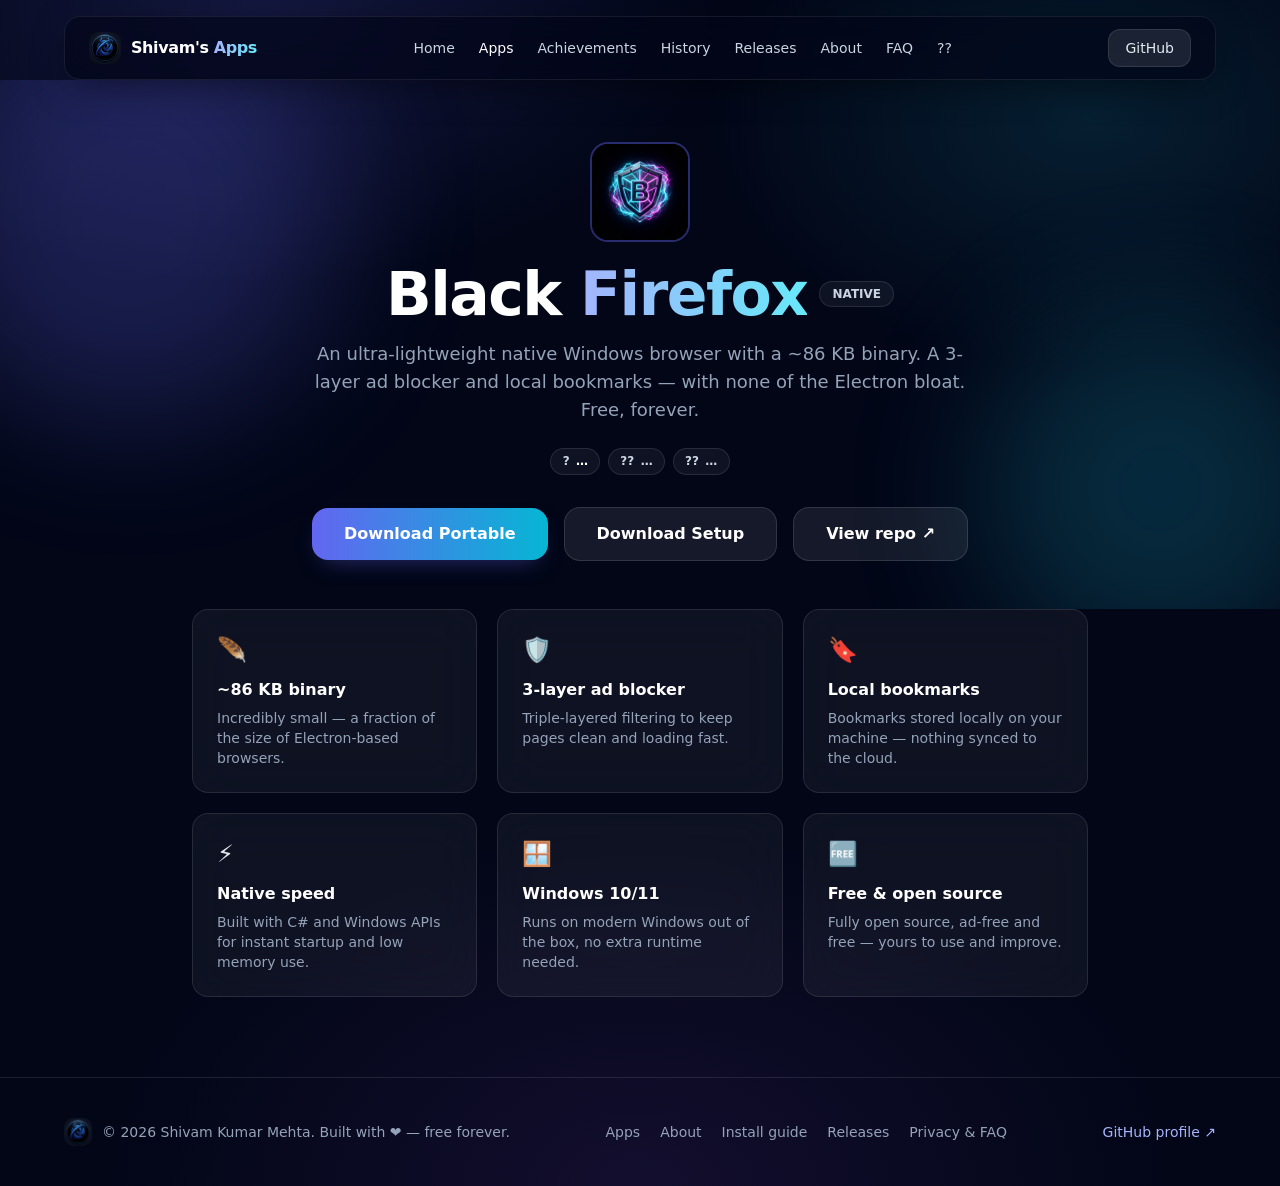
<file: app/black-browser.html>
<!DOCTYPE html>
<html lang="en">
<head>
<meta charset="UTF-8">
<meta name="viewport" content="width=device-width, initial-scale=1.0">
<title>Black Firefox — 86 KB Native Browser | Shivam's Apps</title>
<meta name="description" content="Black Firefox: an ultra-lightweight native Windows browser at ~86 KB. 3-layer ad blocker, local bookmarks, no Electron. Free and open source.">
<meta http-equiv="Content-Security-Policy" content="default-src 'self'; script-src 'self' 'unsafe-inline' https://api.github.com https://us.i.posthog.com https://*.posthog.com; style-src 'self' 'unsafe-inline' https://fonts.googleapis.com; font-src https://fonts.gstatic.com; img-src 'self' data: https:; connect-src 'self' https://api.github.com https://us.i.posthog.com https://*.posthog.com; base-uri 'self'">
<link rel="stylesheet" href="../assets/tailwind.css">
<link rel="icon" type="image/png" href="../assets/black.png">
<link rel="preconnect" href="https://fonts.googleapis.com">
<link href="https://fonts.googleapis.com/css2?family=Inter:wght@400;500;600;700;800;900&display=swap" rel="stylesheet">
<script>
  !function(t,e){var o,n,p,r;e.__SV||(window.posthog=e,e._i=[],e.init=function(i,s,a){function g(t,e){var o=e.split(".");2==o.length&&(t=t[o[0]],e=o[1]),t[e]=function(){t.push([e].concat(Array.prototype.slice.call(arguments,0)))}}(p=t.createElement("script")).type="text/javascript",p.async=!0,p.src=s.api_host+"/static/array.js",(r=t.getElementsByTagName("script")[0]).parentNode.insertBefore(p,r);var u=e;for(void 0!==a?u=e[a]=[]:a="posthog",u.people=u.people||[],u.toString=function(t){var e="posthog";return"posthog"!==a&&(e+="."+a),t||(e+=" (stub)")},u.people.toString=function(){return u.toString(1)+".people (stub)"},o="capture identify alias people.set people.set_once set_config register register_once unregister opt_out_capturing has_opted_out_capturing opt_in_capturing reset".split(" "),n=0;n<o.length;n++)g(u,o[n]);e._i.push([i,s,a])},e.__SV=1)}(document,window.posthog||[]);
</script>
</head>
<body class="mesh-bg text-slate-200 min-h-screen antialiased">

<!-- NAV -->
<header class="sticky top-0 inset-x-0 z-50">
  <nav class="nav-glass mx-auto mt-4 max-w-6xl rounded-2xl px-4 sm:px-6 py-3 flex items-center justify-between">
    <a href="/" class="flex items-center gap-2.5">
      <img src="../assets/black.png" alt="Logo" class="w-8 h-8 rounded-lg">
      <span class="font-bold text-white tracking-tight">Shivam's <span class="text-grad">Apps</span></span>
    </a>
    <nav class="hidden md:flex items-center gap-6 text-sm text-slate-300">
      <a href="/" class="hover:text-white transition">Home</a>
      <a href="/apps.html" class="text-white" aria-current="page">Apps</a>
      <a href="/achievements.html" class="hover:text-white transition">Achievements</a>
      <a href="/history.html" class="hover:text-white transition">History</a>
      <a href="/releases.html" class="hover:text-white transition">Releases</a>
      <a href="/about.html" class="hover:text-white transition">About</a>
      <a href="/privacy.html" class="hover:text-white transition">FAQ</a>
      <a href="/birthday.html" class="hover:text-white transition">??</a>
</nav>
    <a href="https://github.com/shivamkumarmehta64-sketch" target="_blank" rel="noopener"
       class="text-sm px-4 py-2 rounded-xl bg-white/10 hover:bg-white/20 border border-white/10 transition">GitHub</a>
  </nav>
</header>

<!-- HERO -->
<section data-repo="shivamkumarmehta64-sketch/Black-Firefox" class="relative overflow-hidden pt-16 pb-12 px-4">
  <div class="blob blob-1" data-parallax="0.18"></div>
  <div class="blob blob-2" data-parallax="-0.12"></div>
  <div class="fade-up max-w-4xl mx-auto text-center relative">
    <img src="../assets/black-browser.png" alt="Black Firefox logo" class="w-20 h-20 sm:w-24 sm:h-24 rounded-2xl ring-2 ring-indigo-500/40 mx-auto">
    <div class="mt-6 flex flex-wrap items-center justify-center gap-3">
      <h1 class="text-5xl sm:text-6xl font-black text-white tracking-tight">Black <span class="text-grad">Firefox</span></h1>
      <span class="text-xs font-semibold px-3 py-1 rounded-full bg-white/5 text-slate-300 border border-white/10">NATIVE</span>
    </div>
    <p class="mt-4 text-lg text-slate-400 max-w-2xl mx-auto">
      An ultra-lightweight native Windows browser with a ~86 KB binary. A 3-layer ad blocker and local bookmarks — with none of the Electron bloat. Free, forever.
    </p>
    <div class="mt-6 flex flex-wrap items-center justify-center gap-2 text-xs"><span class="stat-chip">? <span data-stat="stars" class="k">…</span></span><span class="stat-chip">?? <span data-stat="lang">…</span></span><span class="stat-chip">?? <span data-stat="updated">…</span></span></div><div class="mt-8 flex flex-col sm:flex-row items-center justify-center gap-4">
      <a href="https://github.com/shivamkumarmehta64-sketch/Black-Firefox/releases/download/v0.1.1-portable/Black.Noir-1.0.0-portable.exe"
         class="w-full sm:w-auto text-center px-8 py-3.5 btn-primary text-base">Download Portable</a>
      <a href="https://github.com/shivamkumarmehta64-sketch/Black-Firefox/releases/download/v1.0.0/Black.Noir.Setup.1.0.0.exe"
         class="w-full sm:w-auto text-center px-8 py-3.5 btn-ghost text-base">Download Setup</a>
      <a href="https://github.com/shivamkumarmehta64-sketch/Black-Firefox" target="_blank" rel="noopener"
         class="w-full sm:w-auto text-center px-8 py-3.5 btn-ghost text-base">View repo ↗</a>
    </div>
  </div>
</section>

<!-- FEATURES -->
<section class="px-4 pb-20">
  <div class="max-w-4xl mx-auto grid grid-cols-1 sm:grid-cols-2 lg:grid-cols-3 gap-5">
    <div class="glass rounded-2xl p-6 card-hover reveal">
      <div class="text-2xl mb-3">🪶</div>
      <h5 class="font-semibold text-white">~86 KB binary</h5>
      <p class="mt-1.5 text-sm text-slate-400">Incredibly small — a fraction of the size of Electron-based browsers.</p>
    </div>
    <div class="glass rounded-2xl p-6 card-hover reveal">
      <div class="text-2xl mb-3">🛡️</div>
      <h5 class="font-semibold text-white">3-layer ad blocker</h5>
      <p class="mt-1.5 text-sm text-slate-400">Triple-layered filtering to keep pages clean and loading fast.</p>
    </div>
    <div class="glass rounded-2xl p-6 card-hover reveal">
      <div class="text-2xl mb-3">🔖</div>
      <h5 class="font-semibold text-white">Local bookmarks</h5>
      <p class="mt-1.5 text-sm text-slate-400">Bookmarks stored locally on your machine — nothing synced to the cloud.</p>
    </div>
    <div class="glass rounded-2xl p-6 card-hover reveal">
      <div class="text-2xl mb-3">⚡</div>
      <h5 class="font-semibold text-white">Native speed</h5>
      <p class="mt-1.5 text-sm text-slate-400">Built with C# and Windows APIs for instant startup and low memory use.</p>
    </div>
    <div class="glass rounded-2xl p-6 card-hover reveal">
      <div class="text-2xl mb-3">🪟</div>
      <h5 class="font-semibold text-white">Windows 10/11</h5>
      <p class="mt-1.5 text-sm text-slate-400">Runs on modern Windows out of the box, no extra runtime needed.</p>
    </div>
    <div class="glass rounded-2xl p-6 card-hover reveal">
      <div class="text-2xl mb-3">🆓</div>
      <h5 class="font-semibold text-white">Free & open source</h5>
      <p class="mt-1.5 text-sm text-slate-400">Fully open source, ad-free and free — yours to use and improve.</p>
    </div>
  </div>
</section>

<!-- FOOTER -->
<footer class="border-t border-white/10 px-4 py-10">
  <div class="max-w-6xl mx-auto flex flex-col sm:flex-row items-center justify-between gap-6">
    <div class="flex items-center gap-2.5">
      <img src="../assets/black.png" alt="Logo" class="w-7 h-7 rounded-lg">
      <span class="text-sm text-slate-400">© 2026 Shivam Kumar Mehta. Built with ❤️ — free forever.</span>
    </div>
    <div class="flex flex-wrap items-center justify-center gap-x-5 gap-y-2 text-sm">
      <a href="/apps.html" class="text-slate-400 hover:text-white transition">Apps</a>
      <a href="/about.html" class="text-slate-400 hover:text-white transition">About</a>
      <a href="/download.html" class="text-slate-400 hover:text-white transition">Install guide</a>
      <a href="/releases.html" class="text-slate-400 hover:text-white transition">Releases</a>
      <a href="/privacy.html" class="text-slate-400 hover:text-white transition">Privacy & FAQ</a>
    </div>
    <a href="https://github.com/shivamkumarmehta64-sketch" target="_blank" rel="noopener" class="text-sm text-indigo-300 hover:text-indigo-200 transition">GitHub profile ↗</a>
  </div>
</footer>

<script src="../assets/app.js"></script>
</body>
</html>
</file>
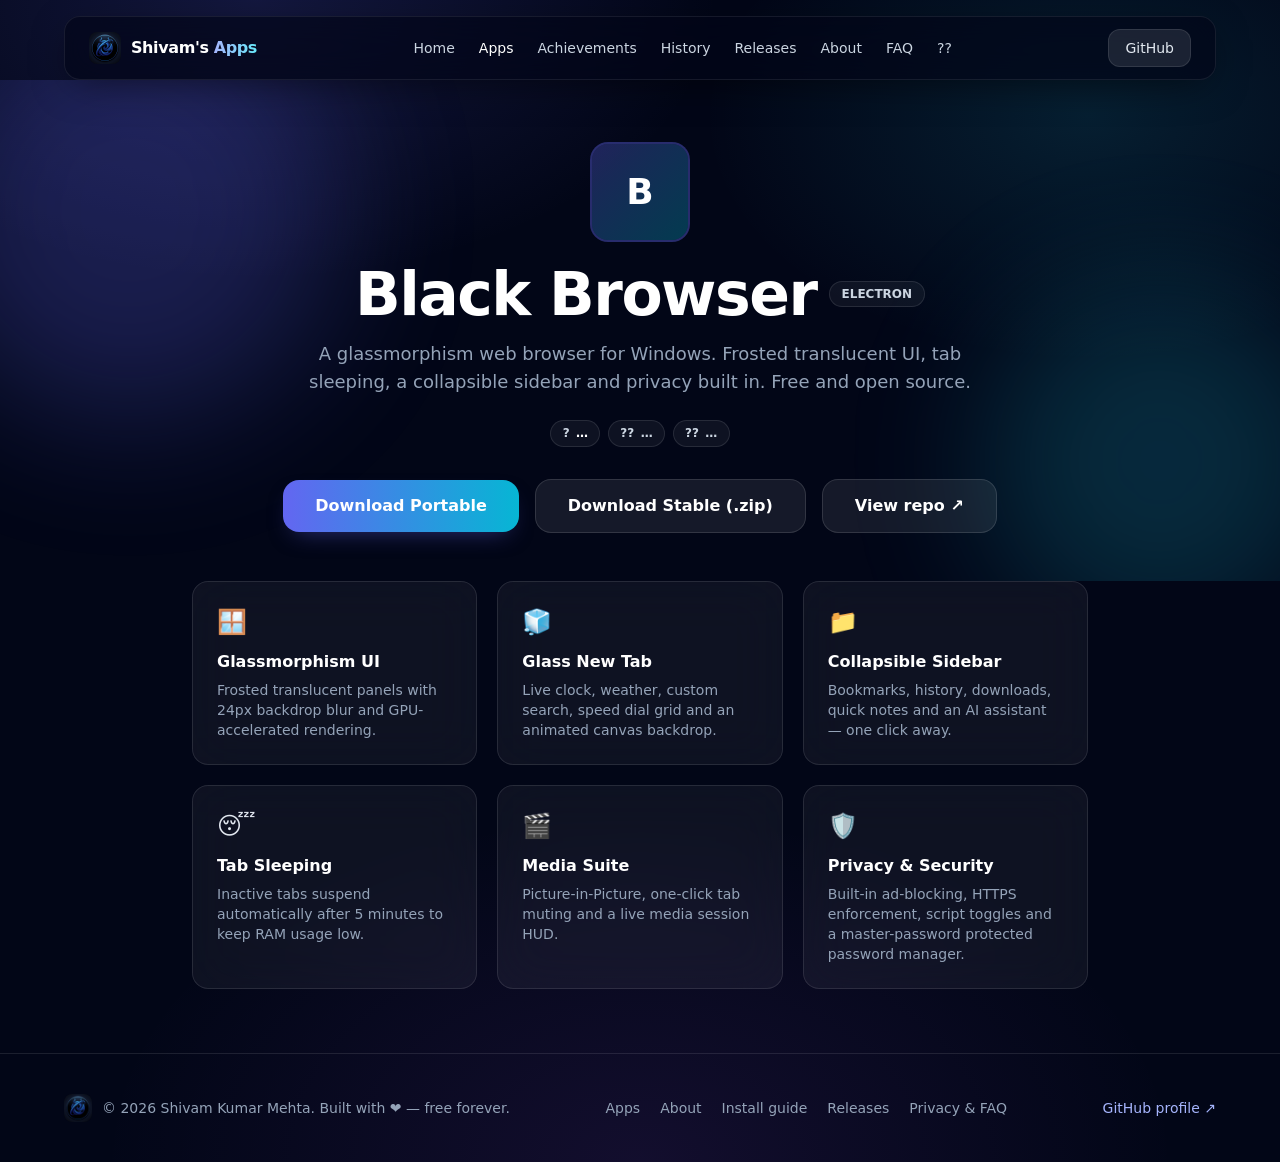
<file: app/black.html>
<!DOCTYPE html>
<html lang="en">
<head>
<meta charset="UTF-8">
<meta name="viewport" content="width=device-width, initial-scale=1.0">
<title>Black Browser — Glassmorphism Browser | Shivam's Apps</title>
<meta name="description" content="Black Browser: a free glassmorphism web browser for Windows. Tab sleeping, collapsible sidebar, media suite, built-in ad blocking and a master-password password manager.">
<meta http-equiv="Content-Security-Policy" content="default-src 'self'; script-src 'self' 'unsafe-inline' https://api.github.com https://us.i.posthog.com https://*.posthog.com; style-src 'self' 'unsafe-inline' https://fonts.googleapis.com; font-src https://fonts.gstatic.com; img-src 'self' data: https:; connect-src 'self' https://api.github.com https://us.i.posthog.com https://*.posthog.com; base-uri 'self'">
<link rel="stylesheet" href="../assets/tailwind.css">
<link rel="icon" type="image/png" href="../assets/black.png">
<link rel="preconnect" href="https://fonts.googleapis.com">
<link href="https://fonts.googleapis.com/css2?family=Inter:wght@400;500;600;700;800;900&display=swap" rel="stylesheet">
<script>
  !function(t,e){var o,n,p,r;e.__SV||(window.posthog=e,e._i=[],e.init=function(i,s,a){function g(t,e){var o=e.split(".");2==o.length&&(t=t[o[0]],e=o[1]),t[e]=function(){t.push([e].concat(Array.prototype.slice.call(arguments,0)))}}(p=t.createElement("script")).type="text/javascript",p.async=!0,p.src=s.api_host+"/static/array.js",(r=t.getElementsByTagName("script")[0]).parentNode.insertBefore(p,r);var u=e;for(void 0!==a?u=e[a]=[]:a="posthog",u.people=u.people||[],u.toString=function(t){var e="posthog";return"posthog"!==a&&(e+="."+a),t||(e+=" (stub)")},u.people.toString=function(){return u.toString(1)+".people (stub)"},o="capture identify alias people.set people.set_once set_config register register_once unregister opt_out_capturing has_opted_out_capturing opt_in_capturing reset".split(" "),n=0;n<o.length;n++)g(u,o[n]);e._i.push([i,s,a])},e.__SV=1)}(document,window.posthog||[]);
</script>
</head>
<body class="mesh-bg text-slate-200 min-h-screen antialiased">

<!-- NAV -->
<header class="sticky top-0 inset-x-0 z-50">
  <nav class="nav-glass mx-auto mt-4 max-w-6xl rounded-2xl px-4 sm:px-6 py-3 flex items-center justify-between">
    <a href="/" class="flex items-center gap-2.5">
      <img src="../assets/black.png" alt="Logo" class="w-8 h-8 rounded-lg">
      <span class="font-bold text-white tracking-tight">Shivam's <span class="text-grad">Apps</span></span>
    </a>
    <nav class="hidden md:flex items-center gap-6 text-sm text-slate-300">
      <a href="/" class="hover:text-white transition">Home</a>
      <a href="/apps.html" class="text-white" aria-current="page">Apps</a>
      <a href="/achievements.html" class="hover:text-white transition">Achievements</a>
      <a href="/history.html" class="hover:text-white transition">History</a>
      <a href="/releases.html" class="hover:text-white transition">Releases</a>
      <a href="/about.html" class="hover:text-white transition">About</a>
      <a href="/privacy.html" class="hover:text-white transition">FAQ</a>
      <a href="/birthday.html" class="hover:text-white transition">??</a>
</nav>
    <a href="https://github.com/shivamkumarmehta64-sketch" target="_blank" rel="noopener"
       class="text-sm px-4 py-2 rounded-xl bg-white/10 hover:bg-white/20 border border-white/10 transition">GitHub</a>
  </nav>
</header>

<!-- HERO -->
<section data-repo="shivamkumarmehta64-sketch/Black" class="relative overflow-hidden pt-16 pb-12 px-4">
  <div class="blob blob-1" data-parallax="0.18"></div>
  <div class="blob blob-2" data-parallax="-0.12"></div>
  <div class="fade-up max-w-4xl mx-auto text-center relative">
    <div class="w-20 h-20 sm:w-24 sm:h-24 rounded-2xl bg-gradient-to-br from-indigo-500/30 to-cyan-500/30 ring-2 ring-indigo-500/40 mx-auto flex items-center justify-center text-4xl font-extrabold text-white">B</div>
    <div class="mt-6 flex flex-wrap items-center justify-center gap-3">
      <h1 class="text-5xl sm:text-6xl font-black text-white tracking-tight">Black Browser</h1>
      <span class="text-xs font-semibold px-3 py-1 rounded-full bg-white/5 text-slate-300 border border-white/10">ELECTRON</span>
    </div>
    <p class="mt-4 text-lg text-slate-400 max-w-2xl mx-auto">
      A glassmorphism web browser for Windows. Frosted translucent UI, tab sleeping, a collapsible sidebar and privacy built in. Free and open source.
    </p>
    <div class="mt-6 flex flex-wrap items-center justify-center gap-2 text-xs"><span class="stat-chip">? <span data-stat="stars" class="k">…</span></span><span class="stat-chip">?? <span data-stat="lang">…</span></span><span class="stat-chip">?? <span data-stat="updated">…</span></span></div><div class="mt-8 flex flex-col sm:flex-row items-center justify-center gap-4">
      <a href="https://github.com/shivamkumarmehta64-sketch/Black/releases/download/v1.0.0/Black.Portable.1.0.0.exe"
         class="w-full sm:w-auto text-center px-8 py-3.5 btn-primary text-base">Download Portable</a>
      <a href="https://github.com/shivamkumarmehta64-sketch/Black/releases/download/v1.0.0/Black_Browser_Release.zip"
         class="w-full sm:w-auto text-center px-8 py-3.5 btn-ghost text-base">Download Stable (.zip)</a>
      <a href="https://github.com/shivamkumarmehta64-sketch/Black" target="_blank" rel="noopener"
         class="w-full sm:w-auto text-center px-8 py-3.5 btn-ghost text-base">View repo ↗</a>
    </div>
  </div>
</section>

<!-- FEATURES -->
<section class="px-4 pb-16">
  <div class="max-w-4xl mx-auto grid grid-cols-1 sm:grid-cols-2 lg:grid-cols-3 gap-5">
    <div class="glass rounded-2xl p-6 card-hover reveal">
      <div class="text-2xl mb-3">🪟</div>
      <h5 class="font-semibold text-white">Glassmorphism UI</h5>
      <p class="mt-1.5 text-sm text-slate-400">Frosted translucent panels with 24px backdrop blur and GPU-accelerated rendering.</p>
    </div>
    <div class="glass rounded-2xl p-6 card-hover reveal">
      <div class="text-2xl mb-3">🧊</div>
      <h5 class="font-semibold text-white">Glass New Tab</h5>
      <p class="mt-1.5 text-sm text-slate-400">Live clock, weather, custom search, speed dial grid and an animated canvas backdrop.</p>
    </div>
    <div class="glass rounded-2xl p-6 card-hover reveal">
      <div class="text-2xl mb-3">📁</div>
      <h5 class="font-semibold text-white">Collapsible Sidebar</h5>
      <p class="mt-1.5 text-sm text-slate-400">Bookmarks, history, downloads, quick notes and an AI assistant — one click away.</p>
    </div>
    <div class="glass rounded-2xl p-6 card-hover reveal">
      <div class="text-2xl mb-3">😴</div>
      <h5 class="font-semibold text-white">Tab Sleeping</h5>
      <p class="mt-1.5 text-sm text-slate-400">Inactive tabs suspend automatically after 5 minutes to keep RAM usage low.</p>
    </div>
    <div class="glass rounded-2xl p-6 card-hover reveal">
      <div class="text-2xl mb-3">🎬</div>
      <h5 class="font-semibold text-white">Media Suite</h5>
      <p class="mt-1.5 text-sm text-slate-400">Picture-in-Picture, one-click tab muting and a live media session HUD.</p>
    </div>
    <div class="glass rounded-2xl p-6 card-hover reveal">
      <div class="text-2xl mb-3">🛡️</div>
      <h5 class="font-semibold text-white">Privacy & Security</h5>
      <p class="mt-1.5 text-sm text-slate-400">Built-in ad-blocking, HTTPS enforcement, script toggles and a master-password protected password manager.</p>
    </div>
  </div>
</section>

<!-- FOOTER -->
<footer class="border-t border-white/10 px-4 py-10">
  <div class="max-w-6xl mx-auto flex flex-col sm:flex-row items-center justify-between gap-6">
    <div class="flex items-center gap-2.5">
      <img src="../assets/black.png" alt="Logo" class="w-7 h-7 rounded-lg">
      <span class="text-sm text-slate-400">© 2026 Shivam Kumar Mehta. Built with ❤️ — free forever.</span>
    </div>
    <div class="flex flex-wrap items-center justify-center gap-x-5 gap-y-2 text-sm">
      <a href="/apps.html" class="text-slate-400 hover:text-white transition">Apps</a>
      <a href="/about.html" class="text-slate-400 hover:text-white transition">About</a>
      <a href="/download.html" class="text-slate-400 hover:text-white transition">Install guide</a>
      <a href="/releases.html" class="text-slate-400 hover:text-white transition">Releases</a>
      <a href="/privacy.html" class="text-slate-400 hover:text-white transition">Privacy & FAQ</a>
    </div>
    <a href="https://github.com/shivamkumarmehta64-sketch" target="_blank" rel="noopener" class="text-sm text-indigo-300 hover:text-indigo-200 transition">GitHub profile ↗</a>
  </div>
</footer>

<script src="../assets/app.js"></script>
</body>
</html>
</file>
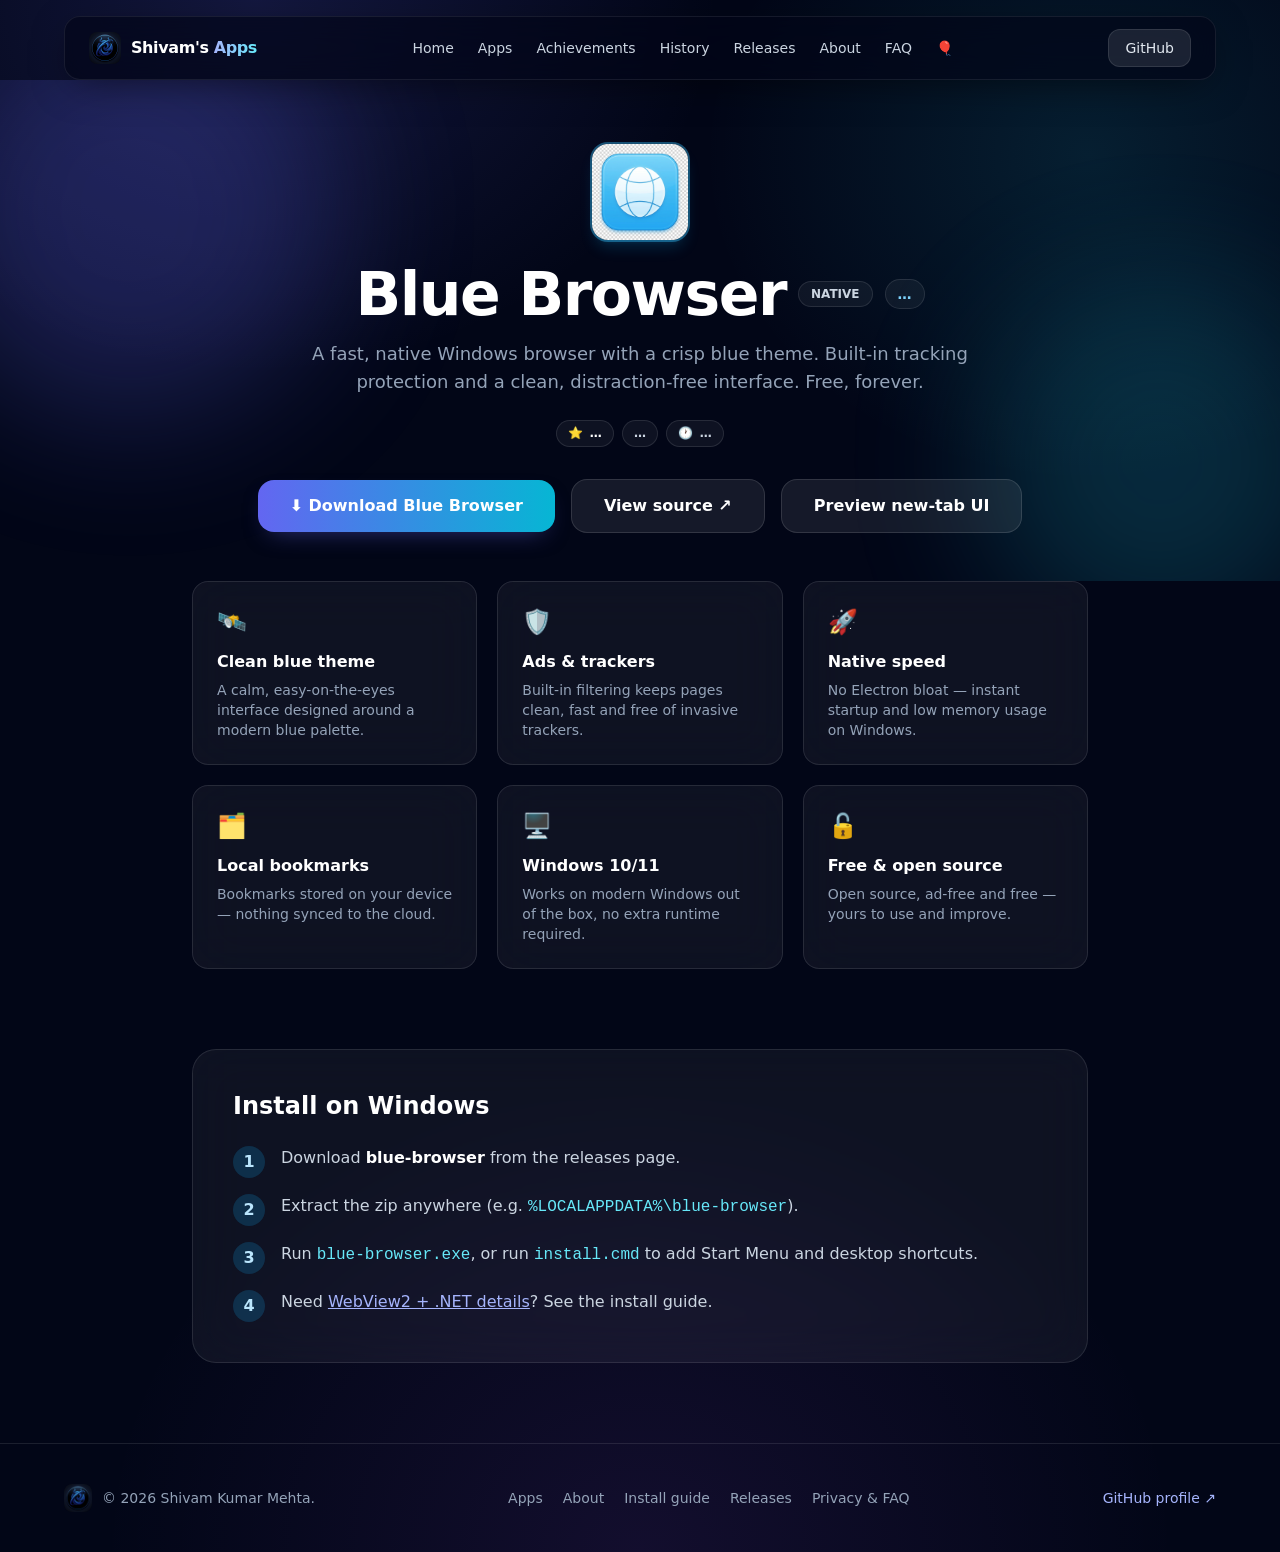
<file: app/blue-browser.html>
<!DOCTYPE html>
<html lang="en">
<head>
<meta charset="UTF-8">
<meta name="viewport" content="width=device-width, initial-scale=1.0">
<title>Blue Browser — Native Windows Browser | Shivam's Apps</title>
<meta name="description" content="Blue Browser: a fast, native Windows browser with a sleek blue theme. Ad-blocking, tab management and a clean interface. Free and open source.">
<meta http-equiv="Content-Security-Policy" content="default-src 'self'; script-src 'self' 'unsafe-inline' https://api.github.com https://us.i.posthog.com https://*.posthog.com; style-src 'self' 'unsafe-inline' https://fonts.googleapis.com; font-src https://fonts.gstatic.com; img-src 'self' data: https:; connect-src 'self' https://api.github.com https://us.i.posthog.com https://*.posthog.com; base-uri 'self'">
<link rel="stylesheet" href="../assets/tailwind.css">
<link rel="icon" type="image/png" href="../assets/black.png">
<link rel="preconnect" href="https://fonts.googleapis.com">
<link href="https://fonts.googleapis.com/css2?family=Inter:wght@400;500;600;700;800;900&display=swap" rel="stylesheet">
</head>
<body class="mesh-bg text-slate-200 min-h-screen antialiased">

<!-- NAV -->
<header class="sticky top-0 inset-x-0 z-50">
  <nav class="nav-glass mx-auto mt-4 max-w-6xl rounded-2xl px-4 sm:px-6 py-3 flex items-center justify-between">
    <a href="/" class="flex items-center gap-2.5">
      <img src="../assets/black.png" alt="Logo" class="w-8 h-8 rounded-lg">
      <span class="font-bold text-white tracking-tight">Shivam's <span class="text-grad">Apps</span></span>
    </a>
    <nav class="hidden md:flex items-center gap-6 text-sm text-slate-300">
      <a href="/" class="hover:text-white transition">Home</a>
      <a href="/apps.html" class="hover:text-white transition">Apps</a>
      <a href="/achievements.html" class="hover:text-white transition">Achievements</a>
      <a href="/history.html" class="hover:text-white transition">History</a>
      <a href="/releases.html" class="hover:text-white transition">Releases</a>
      <a href="/about.html" class="hover:text-white transition">About</a>
      <a href="/privacy.html" class="hover:text-white transition">FAQ</a>
      <a href="/birthday.html" class="hover:text-white transition">🎈</a>
    </nav>
    <a href="https://github.com/shivamkumarmehta64-sketch" target="_blank" rel="noopener"
       class="text-sm px-4 py-2 rounded-xl bg-white/10 hover:bg-white/20 border border-white/10 transition">GitHub</a>
  </nav>
</header>

<!-- HERO -->
<section data-repo="shivamkumarmehta64-sketch/Blue-Browser" class="relative overflow-hidden pt-16 pb-12 px-4">
  <div class="blob blob-1" data-parallax="0.18"></div>
  <div class="blob blob-2" data-parallax="-0.12"></div>
  <div class="fade-up max-w-4xl mx-auto text-center relative">
    <div class="w-20 h-20 sm:w-24 sm:h-24 rounded-2xl ring-2 ring-sky-400/40 mx-auto overflow-hidden shadow-lg shadow-sky-500/20">
      <img src="../assets/blue.jpg" alt="Blue Browser icon" class="w-full h-full object-cover">
    </div>
    <div class="mt-6 flex flex-wrap items-center justify-center gap-3">
      <h1 class="text-5xl sm:text-6xl font-black text-white tracking-tight">Blue Browser</h1>
      <span class="text-xs font-semibold px-3 py-1 rounded-full bg-white/5 text-slate-300 border border-white/10">NATIVE</span>
      <span data-version="shivamkumarmehta64-sketch/Blue-Browser" class="text-sm font-semibold px-3 py-1 rounded-full bg-white/5 border border-white/10 text-sky-300">…</span>
    </div>
    <p class="mt-4 text-lg text-slate-400 max-w-2xl mx-auto">
      A fast, native Windows browser with a crisp blue theme. Built-in tracking protection and
      a clean, distraction-free interface. Free, forever.
    </p>
    <div class="mt-6 flex flex-wrap items-center justify-center gap-2 text-xs">
      <span class="stat-chip">⭐ <span data-stat="stars" class="k">…</span></span>
      <span class="stat-chip"><span data-stat="lang">…</span></span>
      <span class="stat-chip">🕐 <span data-stat="updated">…</span></span>
    </div>
    <div class="mt-8 flex flex-col sm:flex-row items-center justify-center gap-4">
      <a data-download="shivamkumarmehta64-sketch/Blue-Browser" data-exts=".zip,.exe"
         href="https://github.com/shivamkumarmehta64-sketch/Blue-Browser/releases" target="_blank" rel="noopener"
         class="w-full sm:w-auto text-center px-8 py-3.5 btn-primary text-base">⬇️ Download Blue Browser</a>
      <a href="https://github.com/shivamkumarmehta64-sketch/Blue-Browser" target="_blank" rel="noopener"
         class="w-full sm:w-auto text-center px-8 py-3.5 btn-ghost text-base">View source ↗</a>
      <a href="/app/blue-browser-newtab.html" class="w-full sm:w-auto text-center px-8 py-3.5 btn-ghost text-base">Preview new-tab UI</a>
    </div>
  </div>
</section>

<!-- FEATURES -->
<section class="px-4 pb-20">
  <div class="max-w-4xl mx-auto grid grid-cols-1 sm:grid-cols-2 lg:grid-cols-3 gap-5">
    <div class="glass rounded-2xl p-6 card-hover reveal">
      <div class="text-2xl mb-3">🛰️</div>
      <h5 class="font-semibold text-white">Clean blue theme</h5>
      <p class="mt-1.5 text-sm text-slate-400">A calm, easy-on-the-eyes interface designed around a modern blue palette.</p>
    </div>
    <div class="glass rounded-2xl p-6 card-hover reveal">
      <div class="text-2xl mb-3">🛡️</div>
      <h5 class="font-semibold text-white">Ads & trackers</h5>
      <p class="mt-1.5 text-sm text-slate-400">Built-in filtering keeps pages clean, fast and free of invasive trackers.</p>
    </div>
    <div class="glass rounded-2xl p-6 card-hover reveal">
      <div class="text-2xl mb-3">🚀</div>
      <h5 class="font-semibold text-white">Native speed</h5>
      <p class="mt-1.5 text-sm text-slate-400">No Electron bloat — instant startup and low memory usage on Windows.</p>
    </div>
    <div class="glass rounded-2xl p-6 card-hover reveal">
      <div class="text-2xl mb-3">🗂️</div>
      <h5 class="font-semibold text-white">Local bookmarks</h5>
      <p class="mt-1.5 text-sm text-slate-400">Bookmarks stored on your device — nothing synced to the cloud.</p>
    </div>
    <div class="glass rounded-2xl p-6 card-hover reveal">
      <div class="text-2xl mb-3">🖥️</div>
      <h5 class="font-semibold text-white">Windows 10/11</h5>
      <p class="mt-1.5 text-sm text-slate-400">Works on modern Windows out of the box, no extra runtime required.</p>
    </div>
    <div class="glass rounded-2xl p-6 card-hover reveal">
      <div class="text-2xl mb-3">🔓</div>
      <h5 class="font-semibold text-white">Free & open source</h5>
      <p class="mt-1.5 text-sm text-slate-400">Open source, ad-free and free — yours to use and improve.</p>
    </div>
  </div>
</section>

<!-- INSTALL -->
<section class="px-4 pb-20">
  <div class="glass max-w-4xl mx-auto rounded-3xl p-6 sm:p-10 reveal">
    <h3 class="text-2xl font-bold text-white mb-6">Install on Windows</h3>
    <ol class="space-y-4 text-slate-300">
      <li class="flex gap-4"><span class="flex-none w-8 h-8 rounded-full bg-sky-500/20 text-sky-200 font-bold flex items-center justify-center">1</span><span>Download <strong class="text-white">blue-browser</strong> from the releases page.</span></li>
      <li class="flex gap-4"><span class="flex-none w-8 h-8 rounded-full bg-sky-500/20 text-sky-200 font-bold flex items-center justify-center">2</span><span>Extract the zip anywhere (e.g. <code class="text-cyan-300">%LOCALAPPDATA%\blue-browser</code>).</span></li>
      <li class="flex gap-4"><span class="flex-none w-8 h-8 rounded-full bg-sky-500/20 text-sky-200 font-bold flex items-center justify-center">3</span><span>Run <code class="text-cyan-300">blue-browser.exe</code>, or run <code class="text-cyan-300">install.cmd</code> to add Start Menu and desktop shortcuts.</span></li>
      <li class="flex gap-4"><span class="flex-none w-8 h-8 rounded-full bg-sky-500/20 text-sky-200 font-bold flex items-center justify-center">4</span><span>Need <a href="/download.html" class="text-indigo-300 hover:text-indigo-200 underline">WebView2 + .NET details</a>? See the install guide.</span></li>
    </ol>
  </div>
</section>

<!-- FOOTER -->
<footer class="border-t border-white/10 px-4 py-10">
  <div class="max-w-6xl mx-auto flex flex-col sm:flex-row items-center justify-between gap-6">
    <div class="flex items-center gap-2.5">
      <img src="../assets/black.png" alt="Logo" class="w-7 h-7 rounded-lg">
      <span class="text-sm text-slate-400">© 2026 Shivam Kumar Mehta.</span>
    </div>
    <div class="flex flex-wrap items-center justify-center gap-x-5 gap-y-2 text-sm">
      <a href="/apps.html" class="text-slate-400 hover:text-white transition">Apps</a>
      <a href="/about.html" class="text-slate-400 hover:text-white transition">About</a>
      <a href="/download.html" class="text-slate-400 hover:text-white transition">Install guide</a>
      <a href="/releases.html" class="text-slate-400 hover:text-white transition">Releases</a>
      <a href="/privacy.html" class="text-slate-400 hover:text-white transition">Privacy & FAQ</a>
    </div>
    <a href="https://github.com/shivamkumarmehta64-sketch" target="_blank" rel="noopener" class="text-sm text-indigo-300 hover:text-indigo-200 transition">GitHub profile ↗</a>
  </div>
</footer>

<script src="../assets/app.js"></script>
</body>
</html>
</file>
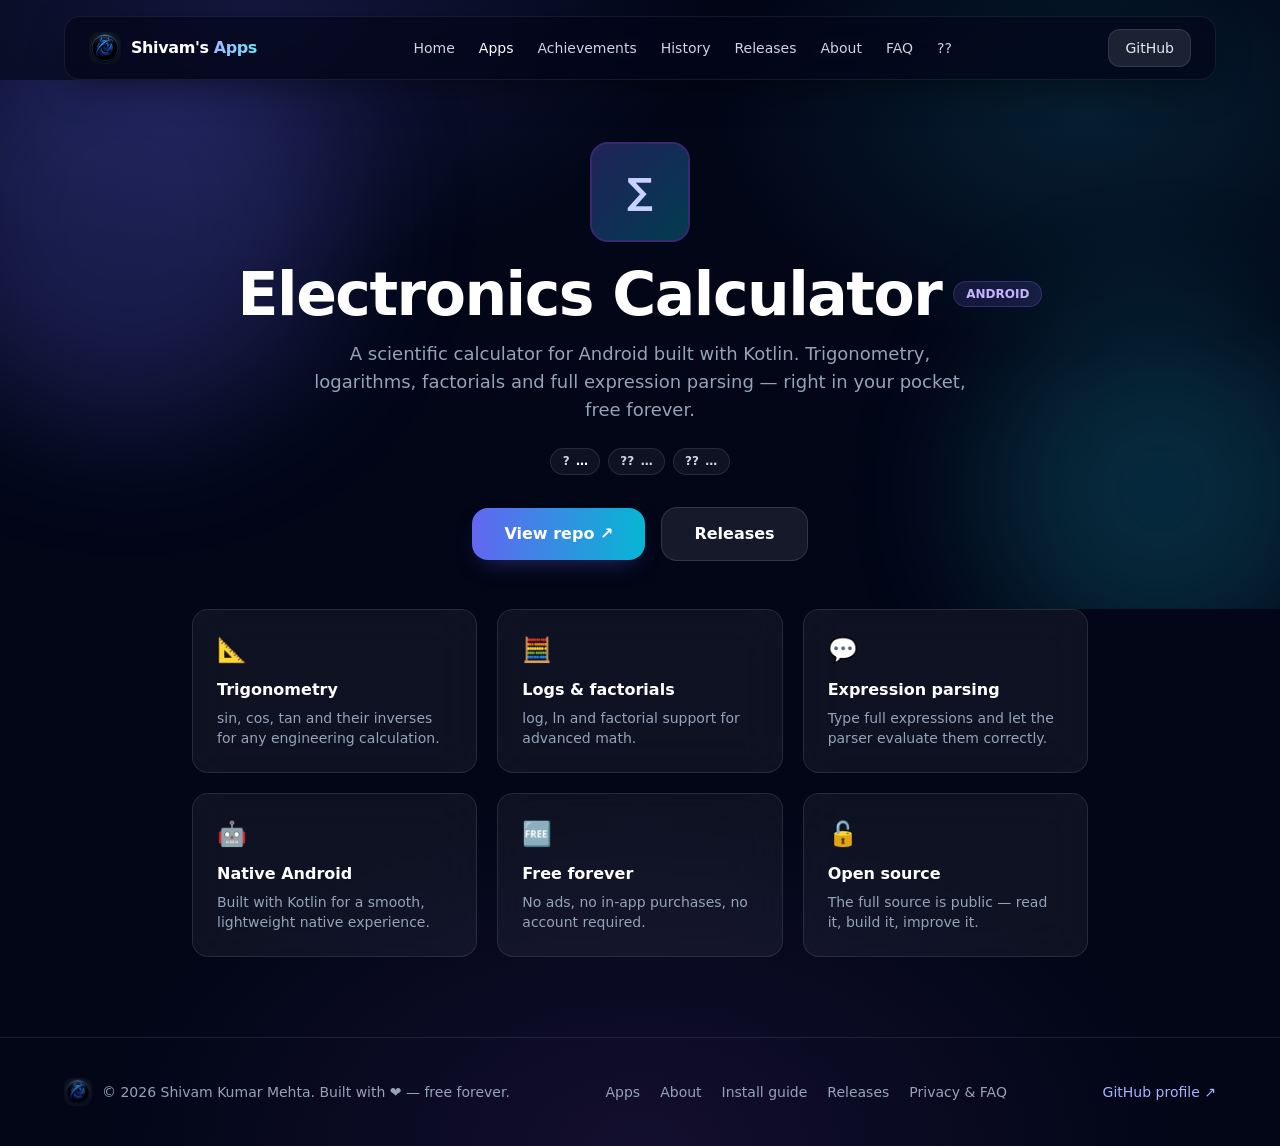
<file: app/calculator.html>
<!DOCTYPE html>
<html lang="en">
<head>
<meta charset="UTF-8">
<meta name="viewport" content="width=device-width, initial-scale=1.0">
<title>Electronics Calculator — Scientific Calculator for Android | Shivam's Apps</title>
<meta name="description" content="Electronics Calculator: a free scientific calculator Android app built with Kotlin. Sin, cos, tan, log, factorial and expression parsing. Free and open source.">
<meta http-equiv="Content-Security-Policy" content="default-src 'self'; script-src 'self' 'unsafe-inline' https://api.github.com https://us.i.posthog.com https://*.posthog.com; style-src 'self' 'unsafe-inline' https://fonts.googleapis.com; font-src https://fonts.gstatic.com; img-src 'self' data: https:; connect-src 'self' https://api.github.com https://us.i.posthog.com https://*.posthog.com; base-uri 'self'">
<link rel="stylesheet" href="../assets/tailwind.css">
<link rel="icon" type="image/png" href="../assets/black.png">
<link rel="preconnect" href="https://fonts.googleapis.com">
<link href="https://fonts.googleapis.com/css2?family=Inter:wght@400;500;600;700;800;900&display=swap" rel="stylesheet">
<script>
  !function(t,e){var o,n,p,r;e.__SV||(window.posthog=e,e._i=[],e.init=function(i,s,a){function g(t,e){var o=e.split(".");2==o.length&&(t=t[o[0]],e=o[1]),t[e]=function(){t.push([e].concat(Array.prototype.slice.call(arguments,0)))}}(p=t.createElement("script")).type="text/javascript",p.async=!0,p.src=s.api_host+"/static/array.js",(r=t.getElementsByTagName("script")[0]).parentNode.insertBefore(p,r);var u=e;for(void 0!==a?u=e[a]=[]:a="posthog",u.people=u.people||[],u.toString=function(t){var e="posthog";return"posthog"!==a&&(e+="."+a),t||(e+=" (stub)")},u.people.toString=function(){return u.toString(1)+".people (stub)"},o="capture identify alias people.set people.set_once set_config register register_once unregister opt_out_capturing has_opted_out_capturing opt_in_capturing reset".split(" "),n=0;n<o.length;n++)g(u,o[n]);e._i.push([i,s,a])},e.__SV=1)}(document,window.posthog||[]);
</script>
</head>
<body class="mesh-bg text-slate-200 min-h-screen antialiased">

<!-- NAV -->
<header class="sticky top-0 inset-x-0 z-50">
  <nav class="nav-glass mx-auto mt-4 max-w-6xl rounded-2xl px-4 sm:px-6 py-3 flex items-center justify-between">
    <a href="/" class="flex items-center gap-2.5">
      <img src="../assets/black.png" alt="Logo" class="w-8 h-8 rounded-lg">
      <span class="font-bold text-white tracking-tight">Shivam's <span class="text-grad">Apps</span></span>
    </a>
    <nav class="hidden md:flex items-center gap-6 text-sm text-slate-300">
      <a href="/" class="hover:text-white transition">Home</a>
      <a href="/apps.html" class="text-white" aria-current="page">Apps</a>
      <a href="/achievements.html" class="hover:text-white transition">Achievements</a>
      <a href="/history.html" class="hover:text-white transition">History</a>
      <a href="/releases.html" class="hover:text-white transition">Releases</a>
      <a href="/about.html" class="hover:text-white transition">About</a>
      <a href="/privacy.html" class="hover:text-white transition">FAQ</a>
      <a href="/birthday.html" class="hover:text-white transition">??</a>
</nav>
    <a href="https://github.com/shivamkumarmehta64-sketch" target="_blank" rel="noopener"
       class="text-sm px-4 py-2 rounded-xl bg-white/10 hover:bg-white/20 border border-white/10 transition">GitHub</a>
  </nav>
</header>

<!-- HERO -->
<section data-repo="shivamkumarmehta64-sketch/Electronics_Calculator" class="relative overflow-hidden pt-16 pb-12 px-4">
  <div class="blob blob-1" data-parallax="0.18"></div>
  <div class="blob blob-2" data-parallax="-0.12"></div>
  <div class="fade-up max-w-4xl mx-auto text-center relative">
    <div class="w-20 h-20 sm:w-24 sm:h-24 rounded-2xl bg-gradient-to-br from-indigo-500/30 to-cyan-500/30 ring-2 ring-violet-500/40 mx-auto flex items-center justify-center text-4xl font-extrabold text-indigo-200">∑</div>
    <div class="mt-6 flex flex-wrap items-center justify-center gap-3">
      <h1 class="text-5xl sm:text-6xl font-black text-white tracking-tight">Electronics Calculator</h1>
      <span class="text-xs font-semibold px-3 py-1 rounded-full bg-violet-500/15 text-violet-300 border border-violet-400/20">ANDROID</span>
    </div>
    <p class="mt-4 text-lg text-slate-400 max-w-2xl mx-auto">
      A scientific calculator for Android built with Kotlin. Trigonometry, logarithms, factorials and full expression parsing — right in your pocket, free forever.
    </p>
    <div class="mt-6 flex flex-wrap items-center justify-center gap-2 text-xs"><span class="stat-chip">? <span data-stat="stars" class="k">…</span></span><span class="stat-chip">?? <span data-stat="lang">…</span></span><span class="stat-chip">?? <span data-stat="updated">…</span></span></div><div class="mt-8 flex flex-col sm:flex-row items-center justify-center gap-4">
      <a href="https://github.com/shivamkumarmehta64-sketch/Electronics_Calculator" target="_blank" rel="noopener"
         class="w-full sm:w-auto text-center px-8 py-3.5 btn-primary text-base">View repo ↗</a>
      <a href="https://github.com/shivamkumarmehta64-sketch/Electronics_Calculator/releases" target="_blank" rel="noopener"
         class="w-full sm:w-auto text-center px-8 py-3.5 btn-ghost text-base">Releases</a>
    </div>
  </div>
</section>

<!-- FEATURES -->
<section class="px-4 pb-20">
  <div class="max-w-4xl mx-auto grid grid-cols-1 sm:grid-cols-2 lg:grid-cols-3 gap-5">
    <div class="glass rounded-2xl p-6 card-hover reveal">
      <div class="text-2xl mb-3">📐</div>
      <h5 class="font-semibold text-white">Trigonometry</h5>
      <p class="mt-1.5 text-sm text-slate-400">sin, cos, tan and their inverses for any engineering calculation.</p>
    </div>
    <div class="glass rounded-2xl p-6 card-hover reveal">
      <div class="text-2xl mb-3">🧮</div>
      <h5 class="font-semibold text-white">Logs & factorials</h5>
      <p class="mt-1.5 text-sm text-slate-400">log, ln and factorial support for advanced math.</p>
    </div>
    <div class="glass rounded-2xl p-6 card-hover reveal">
      <div class="text-2xl mb-3">💬</div>
      <h5 class="font-semibold text-white">Expression parsing</h5>
      <p class="mt-1.5 text-sm text-slate-400">Type full expressions and let the parser evaluate them correctly.</p>
    </div>
    <div class="glass rounded-2xl p-6 card-hover reveal">
      <div class="text-2xl mb-3">🤖</div>
      <h5 class="font-semibold text-white">Native Android</h5>
      <p class="mt-1.5 text-sm text-slate-400">Built with Kotlin for a smooth, lightweight native experience.</p>
    </div>
    <div class="glass rounded-2xl p-6 card-hover reveal">
      <div class="text-2xl mb-3">🆓</div>
      <h5 class="font-semibold text-white">Free forever</h5>
      <p class="mt-1.5 text-sm text-slate-400">No ads, no in-app purchases, no account required.</p>
    </div>
    <div class="glass rounded-2xl p-6 card-hover reveal">
      <div class="text-2xl mb-3">🔓</div>
      <h5 class="font-semibold text-white">Open source</h5>
      <p class="mt-1.5 text-sm text-slate-400">The full source is public — read it, build it, improve it.</p>
    </div>
  </div>
</section>

<!-- FOOTER -->
<footer class="border-t border-white/10 px-4 py-10">
  <div class="max-w-6xl mx-auto flex flex-col sm:flex-row items-center justify-between gap-6">
    <div class="flex items-center gap-2.5">
      <img src="../assets/black.png" alt="Logo" class="w-7 h-7 rounded-lg">
      <span class="text-sm text-slate-400">© 2026 Shivam Kumar Mehta. Built with ❤️ — free forever.</span>
    </div>
    <div class="flex flex-wrap items-center justify-center gap-x-5 gap-y-2 text-sm">
      <a href="/apps.html" class="text-slate-400 hover:text-white transition">Apps</a>
      <a href="/about.html" class="text-slate-400 hover:text-white transition">About</a>
      <a href="/download.html" class="text-slate-400 hover:text-white transition">Install guide</a>
      <a href="/releases.html" class="text-slate-400 hover:text-white transition">Releases</a>
      <a href="/privacy.html" class="text-slate-400 hover:text-white transition">Privacy & FAQ</a>
    </div>
    <a href="https://github.com/shivamkumarmehta64-sketch" target="_blank" rel="noopener" class="text-sm text-indigo-300 hover:text-indigo-200 transition">GitHub profile ↗</a>
  </div>
</footer>

<script src="../assets/app.js"></script>
</body>
</html>
</file>
